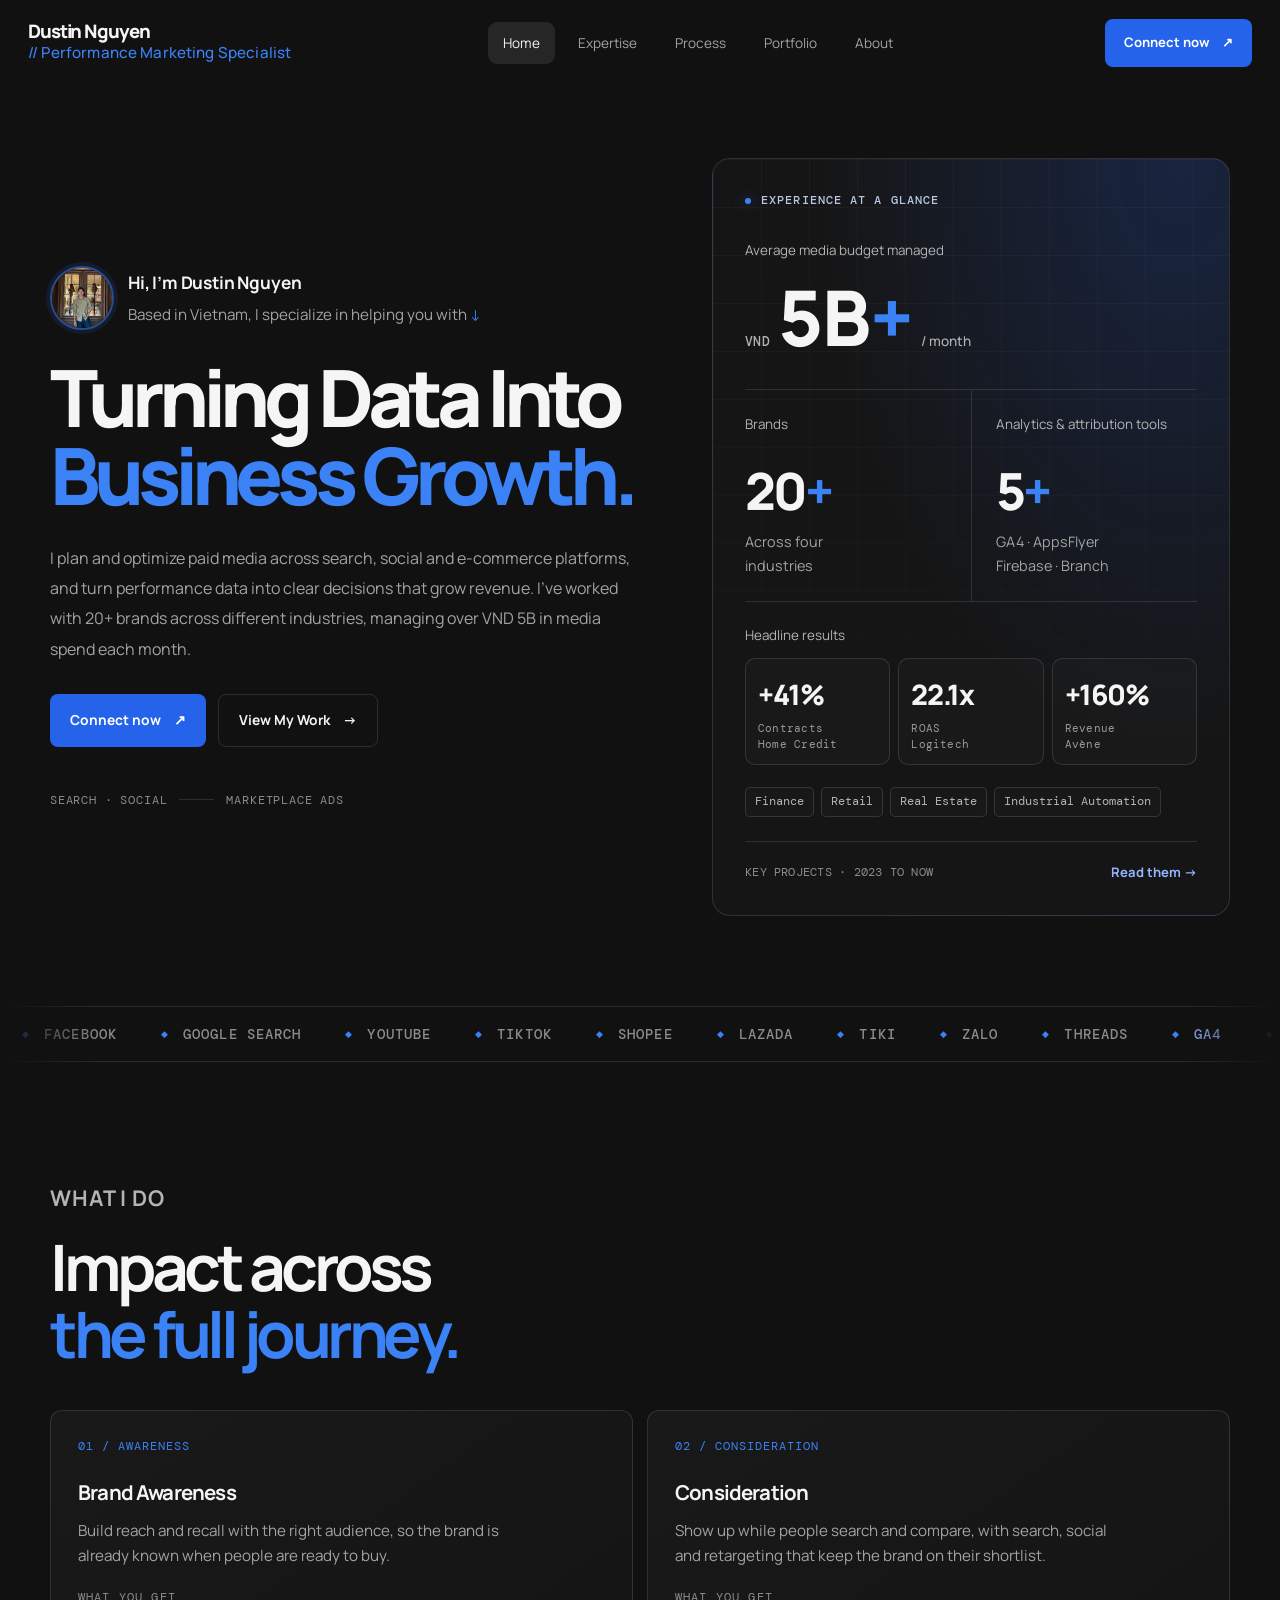
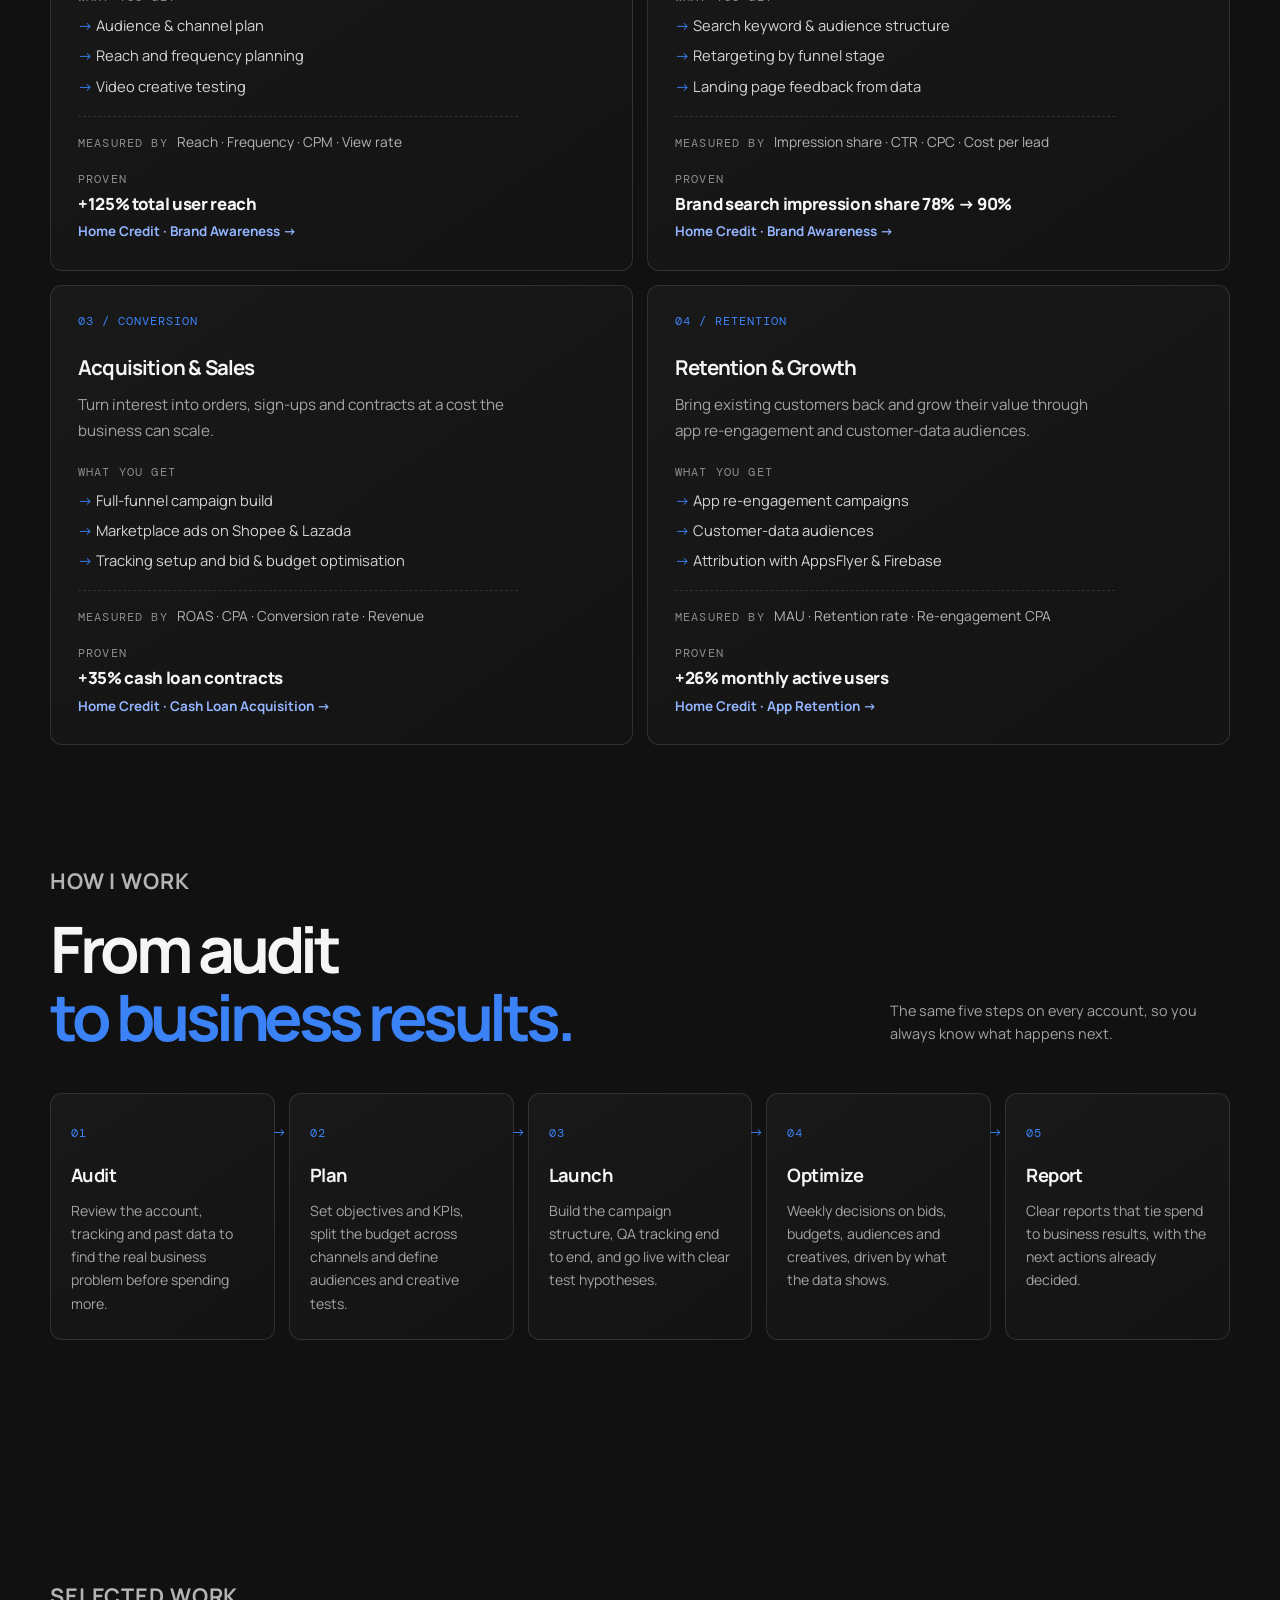
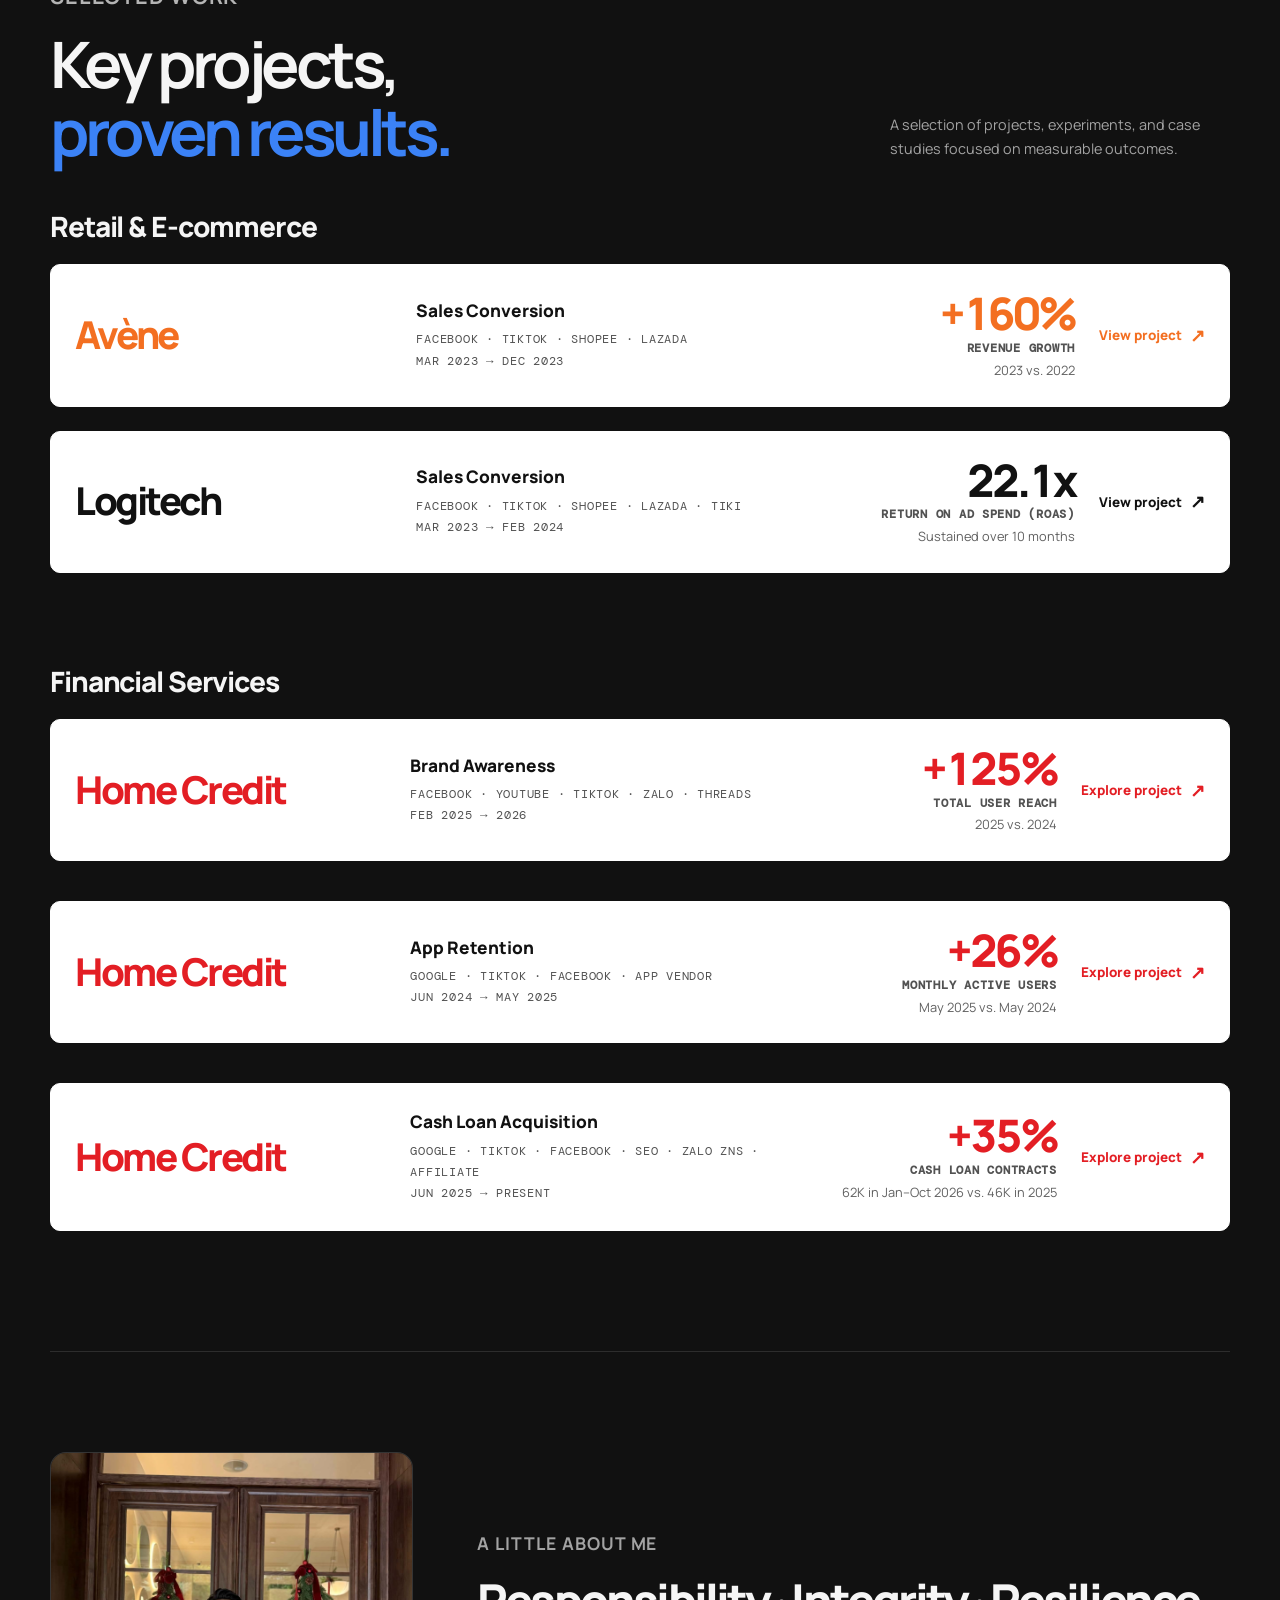
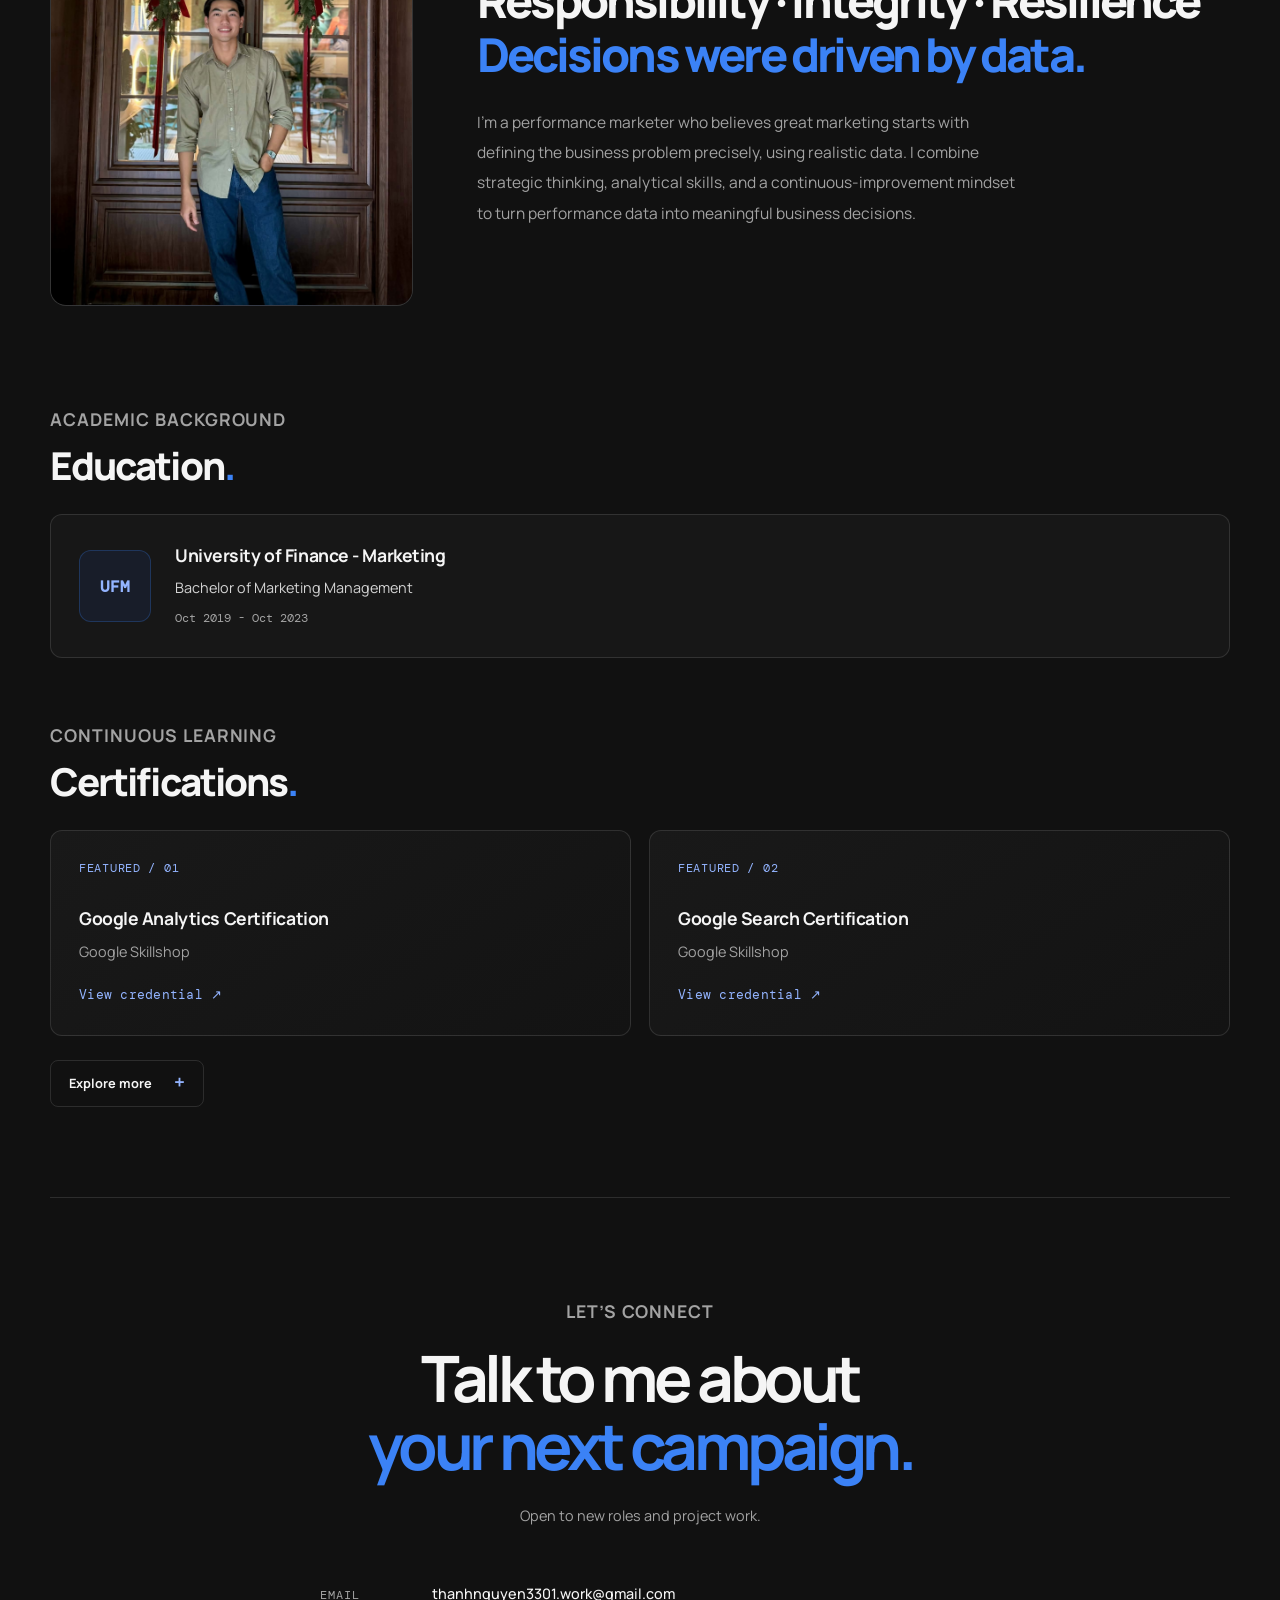
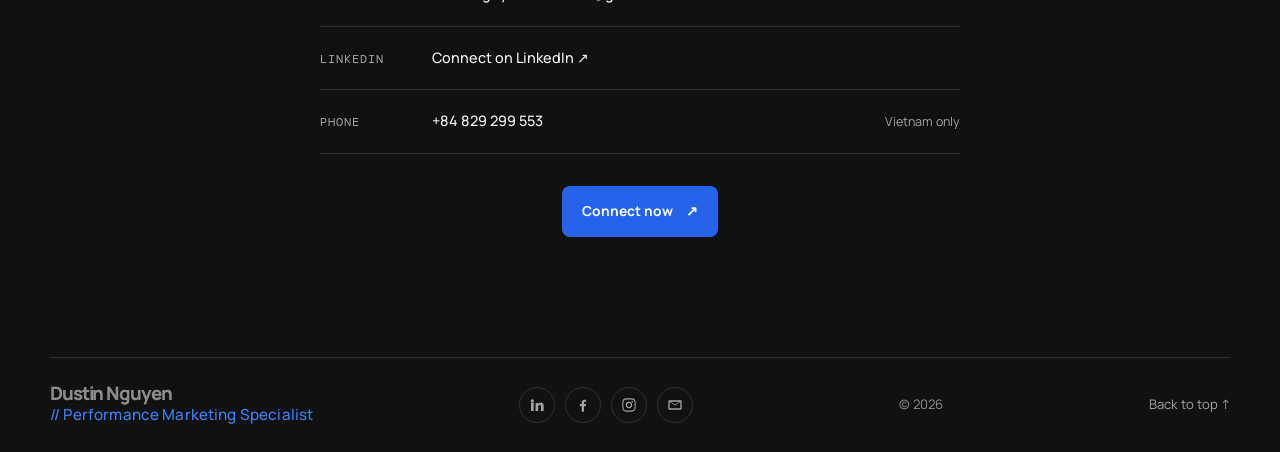
<file: index.html>
<!DOCTYPE html>
<html lang="en">
<head>
  <meta charset="UTF-8" />
  <meta name="viewport" content="width=device-width, initial-scale=1.0" />
  <meta name="description" content="Performance marketer in Vietnam managing 5B+ VND per month in media budget across 20+ brands." />
  <link rel="canonical" href="https://dustinngmarketing.com/" />
  <link rel="icon" href="favicon.svg" type="image/svg+xml" />
  <link rel="apple-touch-icon" href="apple-touch-icon.png" />
  <meta property="og:type" content="website" />
  <meta property="og:site_name" content="Dustin Nguyen | Performance Marketing Portfolio" />
  <meta property="og:title" content="Dustin Nguyen | Performance Marketing Portfolio" />
  <meta property="og:description" content="Performance marketer in Vietnam managing 5B+ VND per month in media budget across 20+ brands." />
  <meta property="og:url" content="https://dustinngmarketing.com/" />
  <meta property="og:image" content="https://dustinngmarketing.com/og-image.png" />
  <meta property="og:image:width" content="1200" />
  <meta property="og:image:height" content="630" />
  <meta property="og:image:alt" content="Dustin Nguyen, Performance Marketing Specialist" />
  <meta name="twitter:card" content="summary_large_image" />
  <title>Dustin Nguyen | Performance Marketing Portfolio</title>
  <link rel="preconnect" href="https://fonts.googleapis.com">
  <link rel="preconnect" href="https://fonts.gstatic.com" crossorigin>
  <link href="https://fonts.googleapis.com/css2?family=DM+Mono:wght@400;500&family=Manrope:wght@400;500;600;700;800&display=swap" rel="stylesheet">
  <script type="application/ld+json">
  {"@context":"https://schema.org","@type":"Person","name":"Dustin Nguyen","jobTitle":"Performance Marketing Specialist","url":"https://dustinngmarketing.com/","sameAs":["https://www.linkedin.com/in/nguyen-thanh-nguyen-dustin-nguyen-090122398/"]}
  </script>
  <link rel="stylesheet" href="style.css?v=22">
</head>
<body>
  <header class="site-header">
    <a class="brand" href="#home" aria-label="Dustin Nguyen home">
      <span class="brand-name">Dustin Nguyen</span>
      <span class="brand-role">// Performance Marketing Specialist</span>
    </a>

    <nav class="main-nav" aria-label="Main navigation">
      <a class="nav-link active" href="#home">Home</a>
      <a class="nav-link" href="#expertise">Expertise</a>
      <a class="nav-link" href="#process">Process</a>
      <a class="nav-link" href="#work">Portfolio</a>
      <a class="nav-link" href="#about">About</a>
    </nav>

    <a class="header-cta" href="#contact">Connect now <span aria-hidden="true">↗</span></a>
    <button class="menu-toggle" aria-label="Toggle navigation" aria-expanded="false">
      <span></span><span></span>
    </button>
  </header>

  <main>
    <section class="hero section-wrap" id="home">
      <div class="hero-content">
        <div class="hero-intro">
          <img class="hero-avatar" src="portrait.jpg?v=1" alt="" width="64" height="64">
          <div class="hero-intro__text"><span class="hero-hello">Hi, I’m Dustin Nguyen</span><span class="hero-role">Based in Vietnam, I specialize in helping you with</span></div>
        </div>
        <h1>Turning Data Into<br><span class="accent">Business Growth.</span></h1>
        <p class="hero-copy">
          I plan and optimize paid media across search, social and e-commerce platforms, and turn performance data into clear decisions that grow revenue. I’ve worked with 20+ brands across different industries, managing over VND 5B in media spend each month.
        </p>
        <div class="hero-actions">
          <button class="button button-primary contact-trigger" type="button" aria-haspopup="dialog" aria-controls="contact-dialog">Connect now <span aria-hidden="true">↗</span></button>
          <a class="button button-secondary" href="#work">View My Work <span aria-hidden="true">→</span></a>
          <!-- Hidden until cv.pdf is added to the repo root:
          <a class="button button-ghost" href="cv.pdf" download>Download CV <span aria-hidden="true">↓</span></a>
          -->
        </div>
        <div class="hero-meta">
          <span>SEARCH · SOCIAL</span>
          <span class="meta-line"></span>
          <span>MARKETPLACE ADS</span>
        </div>
      </div>

      <aside class="hero-visual experience-panel" aria-labelledby="experience-title">
        <div class="visual-grid" aria-hidden="true"></div>
        <div class="experience-heading"><span class="experience-status" aria-hidden="true"></span><h2 id="experience-title">Experience at a glance</h2></div>
        <dl class="experience-stats">
          <div class="experience-budget">
            <dt>Average media budget managed</dt>
            <dd><span class="experience-currency">VND</span> <span class="experience-budget-value"><span data-count="5">5</span>B<span class="experience-plus">+</span></span><span class="experience-period">/ month</span></dd>
          </div>
          <div class="experience-stat">
            <dt>Brands</dt>
            <dd><span data-count="20">20</span><span class="experience-plus">+</span></dd>
            <p>Across four<br>industries</p>
          </div>
          <div class="experience-stat">
            <dt>Analytics &amp; attribution tools</dt>
            <dd><span data-count="5">5</span><span class="experience-plus">+</span></dd>
            <p>GA4 · AppsFlyer<br>Firebase · Branch</p>
          </div>
        </dl>
        <div class="experience-results" aria-label="Headline results">
          <p class="experience-results__label">Headline results</p>
          <div class="experience-results__grid">
            <a class="result-chip" href="homecredit-customer-acquisition.html"><span class="result-chip__value">+<span data-count="41">41</span>%</span><span class="result-chip__label"><span class="result-chip__metric">Contracts</span><span class="result-chip__brand">Home Credit</span></span></a>
            <a class="result-chip" href="logitech.html"><span class="result-chip__value"><span data-count="22.1" data-decimals="1">22.1</span>x</span><span class="result-chip__label"><span class="result-chip__metric">ROAS</span><span class="result-chip__brand">Logitech</span></span></a>
            <a class="result-chip" href="avene.html"><span class="result-chip__value">+<span data-count="160">160</span>%</span><span class="result-chip__label"><span class="result-chip__metric">Revenue</span><span class="result-chip__brand">Avène</span></span></a>
          </div>
        </div>
        <div class="experience-industries" aria-label="Industry experience">
          <span>Finance</span>
          <span>Retail</span>
          <span>Real Estate</span>
          <span>Industrial Automation</span>
        </div>
        <div class="experience-footer"><span>KEY PROJECTS · 2023 TO NOW</span><a href="#work">Read them <span aria-hidden="true">→</span></a></div>
      </aside>
    
    </section>

    <div class="platform-strip" aria-label="Platforms and tools I work with">
      <div class="platform-track">
        <ul class="platform-list">
          <li>Facebook</li><li>Google Search</li><li>YouTube</li><li>TikTok</li><li>Shopee</li><li>Lazada</li><li>Tiki</li><li>Zalo</li><li>Threads</li><li class="is-tool">GA4</li><li class="is-tool">AppsFlyer</li><li class="is-tool">Firebase</li><li class="is-tool">Branch</li>
        </ul>
        <ul class="platform-list" aria-hidden="true">
          <li>Facebook</li><li>Google Search</li><li>YouTube</li><li>TikTok</li><li>Shopee</li><li>Lazada</li><li>Tiki</li><li>Zalo</li><li>Threads</li><li class="is-tool">GA4</li><li class="is-tool">AppsFlyer</li><li class="is-tool">Firebase</li><li class="is-tool">Branch</li>
        </ul>
      </div>
    </div>

    <section class="content-section section-wrap" id="expertise">
      <div class="section-heading">
        <p class="eyebrow">WHAT I DO</p>
        <h2>Impact across<br><span class="accent">the full journey.</span></h2>
      </div>
      <div class="expertise-grid">
        <article class="expertise-card service-card reveal"><span class="card-index">01 / AWARENESS</span><h3>Brand Awareness</h3><p>Build reach and recall with the right audience, so the brand is already known when people are ready to buy.</p>
          <p class="service-label">What you get</p><ul class="service-list"><li>Audience &amp; channel plan</li><li>Reach and frequency planning</li><li>Video creative testing</li></ul>
          <p class="service-kpi"><span>Measured by</span> Reach · Frequency · CPM · View rate</p>
          <a class="service-proof" href="homecredit-brand-awareness.html"><span class="service-proof__label">Proven</span><span class="service-proof__value">+125% total user reach</span><span class="service-proof__meta">Home Credit · Brand Awareness <span aria-hidden="true">→</span></span></a></article>
        <article class="expertise-card service-card reveal"><span class="card-index">02 / CONSIDERATION</span><h3>Consideration</h3><p>Show up while people search and compare, with search, social and retargeting that keep the brand on their shortlist.</p>
          <p class="service-label">What you get</p><ul class="service-list"><li>Search keyword &amp; audience structure</li><li>Retargeting by funnel stage</li><li>Landing page feedback from data</li></ul>
          <p class="service-kpi"><span>Measured by</span> Impression share · CTR · CPC · Cost per lead</p>
          <a class="service-proof" href="homecredit-brand-awareness.html"><span class="service-proof__label">Proven</span><span class="service-proof__value">Brand search impression share 78% → 90%</span><span class="service-proof__meta">Home Credit · Brand Awareness <span aria-hidden="true">→</span></span></a></article>
        <article class="expertise-card service-card reveal"><span class="card-index">03 / CONVERSION</span><h3>Acquisition &amp; Sales</h3><p>Turn interest into orders, sign-ups and contracts at a cost the business can scale.</p>
          <p class="service-label">What you get</p><ul class="service-list"><li>Full-funnel campaign build</li><li>Marketplace ads on Shopee &amp; Lazada</li><li>Tracking setup and bid &amp; budget optimisation</li></ul>
          <p class="service-kpi"><span>Measured by</span> ROAS · CPA · Conversion rate · Revenue</p>
          <a class="service-proof" href="homecredit-customer-acquisition.html"><span class="service-proof__label">Proven</span><span class="service-proof__value">+35% cash loan contracts</span><span class="service-proof__meta">Home Credit · Cash Loan Acquisition <span aria-hidden="true">→</span></span></a></article>
        <article class="expertise-card service-card reveal"><span class="card-index">04 / RETENTION</span><h3>Retention &amp; Growth</h3><p>Bring existing customers back and grow their value through app re-engagement and customer-data audiences.</p>
          <p class="service-label">What you get</p><ul class="service-list"><li>App re-engagement campaigns</li><li>Customer-data audiences</li><li>Attribution with AppsFlyer &amp; Firebase</li></ul>
          <p class="service-kpi"><span>Measured by</span> MAU · Retention rate · Re-engagement CPA</p>
          <a class="service-proof" href="homecredit-app-retention.html"><span class="service-proof__label">Proven</span><span class="service-proof__value">+26% monthly active users</span><span class="service-proof__meta">Home Credit · App Retention <span aria-hidden="true">→</span></span></a></article>
      </div>
    </section>

    <section class="content-section section-wrap process-section" id="process" aria-labelledby="process-title">
      <div class="section-heading section-heading-row">
        <div><p class="eyebrow">HOW I WORK</p><h2 id="process-title">From audit<br><span class="accent">to business results.</span></h2></div>
        <p class="section-intro">The same five steps on every account, so you always know what happens next.</p>
      </div>
      <ol class="process-grid">
          <li class="process-step reveal"><span class="process-index">01</span><h3>Audit</h3><p>Review the account, tracking and past data to find the real business problem before spending more.</p></li>
          <li class="process-step reveal"><span class="process-index">02</span><h3>Plan</h3><p>Set objectives and KPIs, split the budget across channels and define audiences and creative tests.</p></li>
          <li class="process-step reveal"><span class="process-index">03</span><h3>Launch</h3><p>Build the campaign structure, QA tracking end to end, and go live with clear test hypotheses.</p></li>
          <li class="process-step reveal"><span class="process-index">04</span><h3>Optimize</h3><p>Weekly decisions on bids, budgets, audiences and creatives, driven by what the data shows.</p></li>
          <li class="process-step reveal"><span class="process-index">05</span><h3>Report</h3><p>Clear reports that tie spend to business results, with the next actions already decided.</p></li>
      </ol>
    </section>

    <section class="content-section section-wrap" id="work">
      <div class="section-heading section-heading-row">
        <div><p class="eyebrow">SELECTED WORK</p><h2>Key projects,<br><span class="accent">proven results.</span></h2></div>
        <p class="section-intro">A selection of projects, experiments, and case studies focused on measurable outcomes.</p>
      </div>
        <div class="work-categories">
          <div class="work-category">
            <h3 class="work-category-title">Retail &amp; E-commerce</h3>
            <a class="reveal project-row project-avene" href="avene.html" aria-label="View Avène case study">
              <div class="project-brand"><span class="project-name">Avène</span></div>
              <div class="project-summary">
                <h4>Sales Conversion</h4>
                <p>FACEBOOK · TIKTOK · SHOPEE · LAZADA<br>MAR 2023 → DEC 2023</p>
              </div>
              <div class="project-metric">
                <span class="project-metric__value">+160%</span>
                <span class="project-metric__label">Revenue Growth</span>
                <span class="project-metric__period">2023 vs. 2022</span>
              </div>
              <span class="project-arrow">View project <span aria-hidden="true">↗</span></span>
            </a>

          <a class="reveal project-row project-logitech" href="logitech.html" aria-label="View Logitech case study">
            <div class="project-brand"><span class="project-name">Logitech</span></div>
            <div class="project-summary">
              <h4>Sales Conversion</h4>
              <p>FACEBOOK · TIKTOK · SHOPEE · LAZADA · TIKI<br>MAR 2023 → FEB 2024</p>
            </div>
            <div class="project-metric">
              <span class="project-metric__value">22.1x</span>
              <span class="project-metric__label">Return on Ad Spend (ROAS)</span>
              <span class="project-metric__period">Sustained over 10 months</span>
            </div>
            <span class="project-arrow">View project <span aria-hidden="true">↗</span></span>
          </a>
          </div>

        <div class="work-category">
          <h3 class="work-category-title work-category-title--finance">Financial Services</h3>
          <!-- Home Credit: Brand Awareness -->
<a class="reveal project-row project-homecredit"
   href="homecredit-brand-awareness.html"
   aria-label="View Home Credit Brand Awareness case study">

  <div class="project-brand">
    <span class="project-name">Home Credit</span>
  </div>

  <div class="project-summary">
    <h4>Brand Awareness</h4>
    <p>FACEBOOK · YOUTUBE · TIKTOK · ZALO · THREADS<br> FEB 2025 → 2026</p>
  </div>

  <div class="project-metric">
    <span class="project-metric__value">+125%</span>
    <span class="project-metric__label">Total User Reach</span>
    <span class="project-metric__period">2025 vs. 2024</span>
  </div>

  <span class="project-arrow">
    Explore project <span aria-hidden="true">↗</span>
  </span>
</a>

<!-- Home Credit: App Retention -->
<a class="reveal project-row project-homecredit"
   href="homecredit-app-retention.html"
   aria-label="View Home Credit App Retention case study">

  <div class="project-brand">
    <span class="project-name">Home Credit</span>
  </div>

  <div class="project-summary">
    <h4>App Retention</h4>
    <p>GOOGLE · TIKTOK · FACEBOOK · APP VENDOR<br> JUN 2024 → MAY 2025</p>
  </div>

  <div class="project-metric">
    <span class="project-metric__value">+26%</span>
    <span class="project-metric__label">Monthly Active Users</span>
    <span class="project-metric__period">May 2025 vs. May 2024</span>
  </div>

  <span class="project-arrow">
    Explore project <span aria-hidden="true">↗</span>
  </span>
</a>

<!-- Home Credit: Customer Acquisition -->
<a class="reveal project-row project-homecredit"
   href="homecredit-customer-acquisition.html"
   aria-label="View Home Credit Customer Acquisition case study">

  <div class="project-brand">
    <span class="project-name">Home Credit</span>
  </div>

  <div class="project-summary">
    <h4>Cash Loan Acquisition</h4>
    <p>GOOGLE · TIKTOK · FACEBOOK · SEO · ZALO ZNS · AFFILIATE<br> JUN 2025 → PRESENT</p>
  </div>

  <div class="project-metric">
    <span class="project-metric__value">+35%</span>
    <span class="project-metric__label">Cash Loan Contracts</span>
    <span class="project-metric__period">62K in Jan–Oct 2026 vs. 46K in 2025</span>
  </div>

  <span class="project-arrow">
    Explore project <span aria-hidden="true">↗</span>
  </span>
</a>
        </div>
      </div>
    </section>

    <section class="about-section section-wrap" id="about">
      <figure class="about-portrait">
        <img class="about-photo" src="portrait.jpg?v=1" alt="Portrait of Dustin Nguyen" width="800" height="1000" loading="lazy" />
        <div class="portrait-placeholder"><span class="portrait-monogram" aria-hidden="true">DN</span><span>Portrait coming soon</span></div>
      </figure>
      <div class="about-content">
        <p class="eyebrow">A LITTLE ABOUT ME</p>
        <h2>Responsibility · Integrity · Resilience<br><span class="accent">Decisions were driven by data.</span></h2>
        <p class="about-copy">I’m a performance marketer who believes great marketing starts with defining the business problem precisely, using realistic data. I combine strategic thinking, analytical skills, and a continuous-improvement mindset to turn performance data into meaningful business decisions.</p>
      </div>
    </section>

    <section class="credentials-section section-wrap" aria-label="Education and certifications">
      <div class="education-block" aria-labelledby="education-title">
        <p class="eyebrow">ACADEMIC BACKGROUND</p><h2 id="education-title">Education<span class="accent">.</span></h2>
        <article class="education-card">
          <span class="education-mark" aria-hidden="true">UFM</span>
          <div><h3>University of Finance - Marketing</h3><p>Bachelor of Marketing Management</p><span class="credential-meta">Oct 2019 - Oct 2023</span></div>
        </article>
      </div>
      <div class="certification-block" aria-labelledby="certification-title">
        <div class="credentials-heading"><div><p class="eyebrow">CONTINUOUS LEARNING</p><h2 id="certification-title">Certifications<span class="accent">.</span></h2></div></div>
        <div class="certification-grid">
          <article class="certification-card"><span class="credential-tag">FEATURED / 01</span><h3>Google Analytics Certification</h3><p>Google Skillshop</p><a class="credential-link" href="https://skillshop.credential.net/55fb4c5f-3892-48d2-ac00-73f4f07f32c2#acc.UNwMOPA9" target="_blank" rel="noopener noreferrer" aria-label="View Google Analytics Certification credential (opens in a new tab)">View credential <span aria-hidden="true">↗</span></a></article>
          <article class="certification-card"><span class="credential-tag">FEATURED / 02</span><h3>Google Search Certification</h3><p>Google Skillshop</p><a class="credential-link" href="https://skillshop.credential.net/456eccb6-3a97-4d60-8e0a-9578206f8fc6" target="_blank" rel="noopener noreferrer" aria-label="View Google Search Certification credential (opens in a new tab)">View credential <span aria-hidden="true">↗</span></a></article>
        </div>
        <details class="more-certifications">
          <summary><span class="more-label">Explore more</span><span class="less-label">Show less</span><span class="expand-icon" aria-hidden="true">+</span></summary>
          <div class="additional-certifications">
            <article class="certification-entry"><h3>Dive Deeper into GA4 Data and Reports</h3><p>Google Skillshop</p><a class="credential-link" href="https://skillshop.credential.net/c9c14157-198e-4220-8a6a-468b323f40af#acc.x8w0Oyb3" target="_blank" rel="noopener noreferrer" aria-label="View Dive Deeper into GA4 Data and Reports credential (opens in a new tab)">View credential <span aria-hidden="true">↗</span></a></article>
            <article class="certification-entry"><h3>Manage GA4 Data and Learn to Read Reports</h3><p>Google Skillshop</p><a class="credential-link" href="https://skillshop.credential.net/d78d8699-767d-46d6-a574-ea1266d2ecaf#acc.ZXNbazjd" target="_blank" rel="noopener noreferrer" aria-label="View Manage GA4 Data and Learn to Read Reports credential (opens in a new tab)">View credential <span aria-hidden="true">↗</span></a></article>
            <article class="certification-entry"><h3>Use GA4 with other Tools and Data Sources</h3><p>Google Skillshop</p><a class="credential-link" href="https://skillshop.credential.net/541feb1d-1f41-49d6-b814-5a9a55a5ca68" target="_blank" rel="noopener noreferrer" aria-label="View Use GA4 with other Tools and Data Sources credential (opens in a new tab)">View credential <span aria-hidden="true">↗</span></a></article>
          </div>
        </details>
      </div>
    </section>

    <section class="contact-section section-wrap" id="contact" aria-labelledby="contact-title">
      <p class="eyebrow">LET’S CONNECT</p>
      <h2 id="contact-title">Talk to me about<br><span class="accent">your next campaign.</span></h2>
      <p class="contact-intro">Open to new roles and project work.</p>
      <div class="contact-grid">
        <div class="contact-card"><span class="contact-label">EMAIL</span><a href="mailto:thanhnguyen3301.work@gmail.com">thanhnguyen3301.work@gmail.com</a></div>
        <div class="contact-card"><span class="contact-label">LINKEDIN</span><a href="https://www.linkedin.com/in/nguyen-thanh-nguyen-dustin-nguyen-090122398/" target="_blank" rel="noopener noreferrer">Connect on LinkedIn ↗</a></div>
        <div class="contact-card"><span class="contact-label">PHONE</span><a href="tel:+84829299553">+84 829 299 553</a><small>Vietnam only</small></div>
      </div>
      <button class="button button-primary contact-trigger" type="button" aria-haspopup="dialog" aria-controls="contact-dialog">Connect now <span aria-hidden="true">↗</span></button>
      <dialog id="contact-dialog" class="contact-dialog" aria-labelledby="dialog-title" aria-describedby="dialog-copy">
        <form method="dialog"><button class="dialog-close" aria-label="Close contact options">×</button></form>
        <p class="eyebrow">LET’S CONNECT</p><h3 id="dialog-title">How would you like to connect?</h3>
        <p id="dialog-copy">Choose email or phone to start a conversation.</p>
        <div class="contact-options">
          <div class="contact-option"><span class="contact-label">EMAIL</span><a href="mailto:thanhnguyen3301.work@gmail.com">thanhnguyen3301.work@gmail.com</a><small>Send a message</small></div>
          <div class="contact-option"><span class="contact-label">PHONE</span><a href="tel:+84829299553">+84 829 299 553</a><small>Vietnam only · Calls within Vietnam</small></div>
        </div>
        <!-- Hidden until cv.pdf is added to the repo root:
        <a class="button button-ghost dialog-cv" href="cv.pdf" download>Download CV (PDF) <span aria-hidden="true">↓</span></a>
        -->
      </dialog>
    </section>
  </main>

  <footer class="site-footer section-wrap"><a class="brand" href="#home"><span class="brand-name">Dustin Nguyen</span><span class="brand-role">// Performance Marketing Specialist</span></a><nav class="footer-social" aria-label="Social links"><a href="https://www.linkedin.com/in/nguyen-thanh-nguyen-dustin-nguyen-090122398/" target="_blank" rel="noopener noreferrer" aria-label="LinkedIn (opens in a new tab)"><svg viewBox="0 0 24 24" aria-hidden="true"><path d="M4.98 3.5a2.5 2.5 0 1 1 0 5 2.5 2.5 0 0 1 0-5zM3 9h4v12H3zM10 9h3.8v1.7h.05c.53-1 1.84-2.05 3.78-2.05C21.6 8.65 22 11.2 22 14.5V21h-4v-5.8c0-1.4-.03-3.2-1.95-3.2-1.95 0-2.25 1.52-2.25 3.1V21h-4z"/></svg></a><a href="https://www.facebook.com/thanh.nguyen.374456" target="_blank" rel="noopener noreferrer" aria-label="Facebook (opens in a new tab)"><svg viewBox="0 0 24 24" aria-hidden="true"><path d="M13.5 22v-8.2h2.8l.4-3.2h-3.2V8.6c0-.93.26-1.56 1.6-1.56h1.7V4.17A23 23 0 0 0 14.3 4c-2.46 0-4.14 1.5-4.14 4.25v2.36H7.4v3.2h2.76V22z"/></svg></a><a href="https://www.instagram.com/_dustinng__/" target="_blank" rel="noopener noreferrer" aria-label="Instagram (opens in a new tab)"><svg viewBox="0 0 24 24" aria-hidden="true"><path d="M12 7.3a4.7 4.7 0 1 0 0 9.4 4.7 4.7 0 0 0 0-9.4zm0 7.7a3 3 0 1 1 0-6 3 3 0 0 1 0 6zm6-7.9a1.1 1.1 0 1 1-2.2 0 1.1 1.1 0 0 1 2.2 0zM12 3.6c2.7 0 3.05.01 4.1.06 2.8.13 4.1 1.45 4.24 4.24.05 1.06.06 1.4.06 4.1s-.01 3.05-.06 4.1c-.13 2.8-1.44 4.1-4.24 4.24-1.06.05-1.4.06-4.1.06s-3.05-.01-4.1-.06c-2.8-.13-4.1-1.45-4.24-4.24C3.61 15.05 3.6 14.7 3.6 12s.01-3.05.06-4.1C3.79 5.1 5.1 3.79 7.9 3.66 8.95 3.61 9.3 3.6 12 3.6zM12 2c-2.72 0-3.06.01-4.12.06C4.24 2.23 2.23 4.24 2.06 7.88 2.01 8.94 2 9.28 2 12s.01 3.06.06 4.12c.17 3.64 2.18 5.65 5.82 5.82 1.06.05 1.4.06 4.12.06s3.06-.01 4.12-.06c3.63-.17 5.65-2.18 5.82-5.82.05-1.06.06-1.4.06-4.12s-.01-3.06-.06-4.12c-.17-3.63-2.18-5.65-5.82-5.82C15.06 2.01 14.72 2 12 2z"/></svg></a><a href="mailto:thanhnguyen3301.work@gmail.com" aria-label="Email"><svg viewBox="0 0 24 24" aria-hidden="true"><path d="M3 5h18a1 1 0 0 1 1 1v12a1 1 0 0 1-1 1H3a1 1 0 0 1-1-1V6a1 1 0 0 1 1-1zm1 2.3V17h16V7.3l-8 5.3zM5.4 7 12 11.4 18.6 7z"/></svg></a></nav><span>© <span id="year">2026</span></span><a href="#home" class="back-top">Back to top ↑</a></footer>

  <script>
    const portrait = document.querySelector('.about-photo');
    function showPortrait() {
      if (!portrait?.naturalWidth) return;
      portrait.hidden = false;
      document.querySelector('.portrait-placeholder').hidden = true;
    }
    portrait?.addEventListener('load', showPortrait);
    portrait?.addEventListener('error', () => { portrait.hidden = true; document.querySelector('.portrait-placeholder').hidden = false; });
    if (portrait?.complete) showPortrait();
    const toggle = document.querySelector('.menu-toggle');
    const nav = document.querySelector('.main-nav');
    toggle?.addEventListener('click', () => {
      const open = nav.classList.toggle('is-open');
      toggle.setAttribute('aria-expanded', String(open));
    });
    nav?.querySelectorAll('a').forEach(link => link.addEventListener('click', () => {
      nav.classList.remove('is-open');
      toggle?.setAttribute('aria-expanded', 'false');
    }));

    const contactDialog = document.querySelector('#contact-dialog');
    document.querySelectorAll('.contact-trigger').forEach(btn => btn.addEventListener('click', () => contactDialog.showModal()));
    contactDialog?.addEventListener('click', event => {
      const rect = contactDialog.getBoundingClientRect();
      if (event.clientX < rect.left || event.clientX > rect.right || event.clientY < rect.top || event.clientY > rect.bottom) contactDialog.close();
    });

    document.querySelector('#year').textContent = new Date().getFullYear();
    // NEW: count-up + reveal on scroll (skipped when the user prefers reduced motion)
    const reduceMotion = window.matchMedia('(prefers-reduced-motion: reduce)').matches;
    if (!reduceMotion && 'IntersectionObserver' in window) {
      const countUp = el => {
        const target = parseFloat(el.dataset.count), dec = +(el.dataset.decimals || 0), dur = 1600, t0 = performance.now();
        const animDec = target < 10 ? Math.max(dec, 1) : dec; // small numbers tick in decimals so 0→5 looks smooth
        const tick = now => {
          const p = Math.min(Math.max((now - t0) / dur, 0), 1), eased = 1 - Math.pow(1 - p, 3);
          el.textContent = p < 1 ? (target * eased).toFixed(animDec) : target.toFixed(dec);
          if (p < 1) requestAnimationFrame(tick);
        };
        requestAnimationFrame(tick);
      };
      const io = new IntersectionObserver(entries => entries.forEach(e => {
        if (!e.isIntersecting) return;
        if (e.target.dataset.count) countUp(e.target); else e.target.classList.add('is-visible');
        io.unobserve(e.target);
      }), { threshold: .2 });
      document.querySelectorAll('[data-count]').forEach(el => { el.textContent = (0).toFixed(+(el.dataset.decimals || 0)); io.observe(el); });
      document.documentElement.classList.add('js-reveal');
      document.querySelectorAll('.reveal').forEach(el => io.observe(el));
    }
  </script>
</body>
</html>
</file>
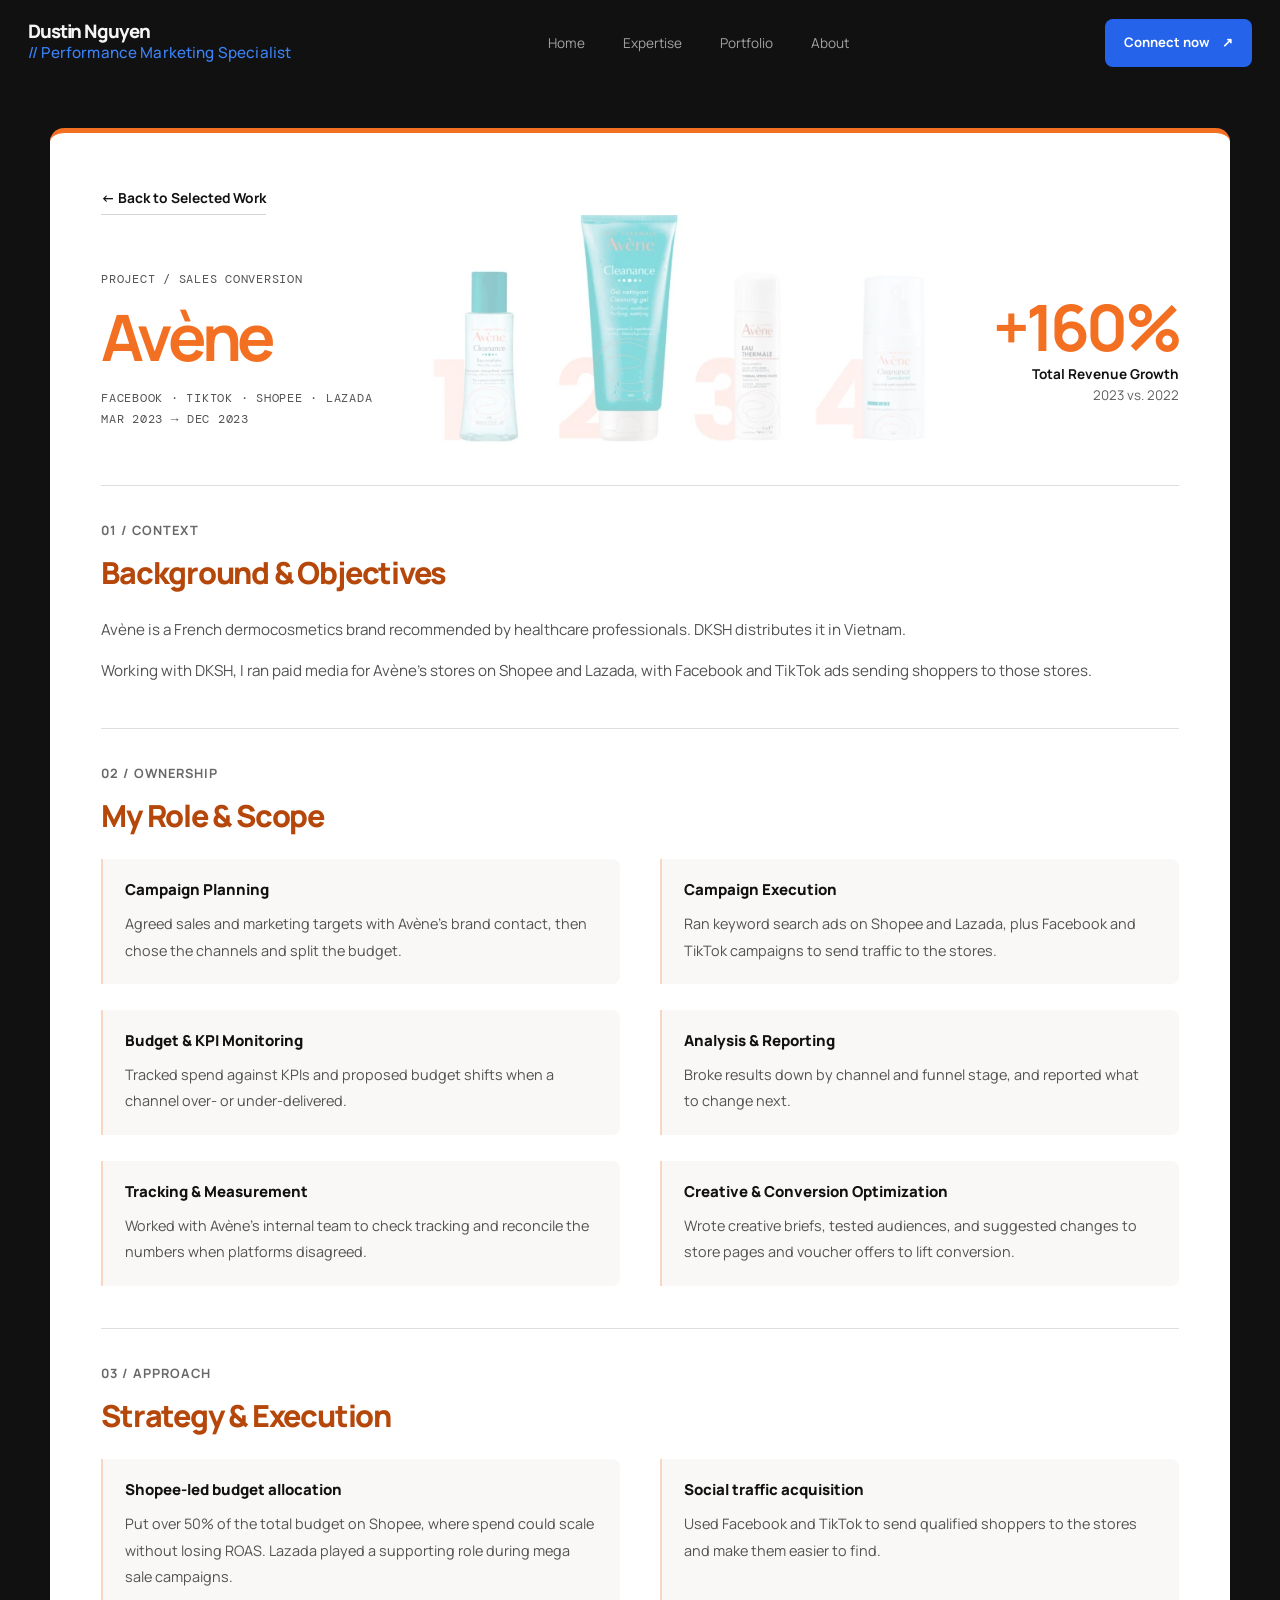
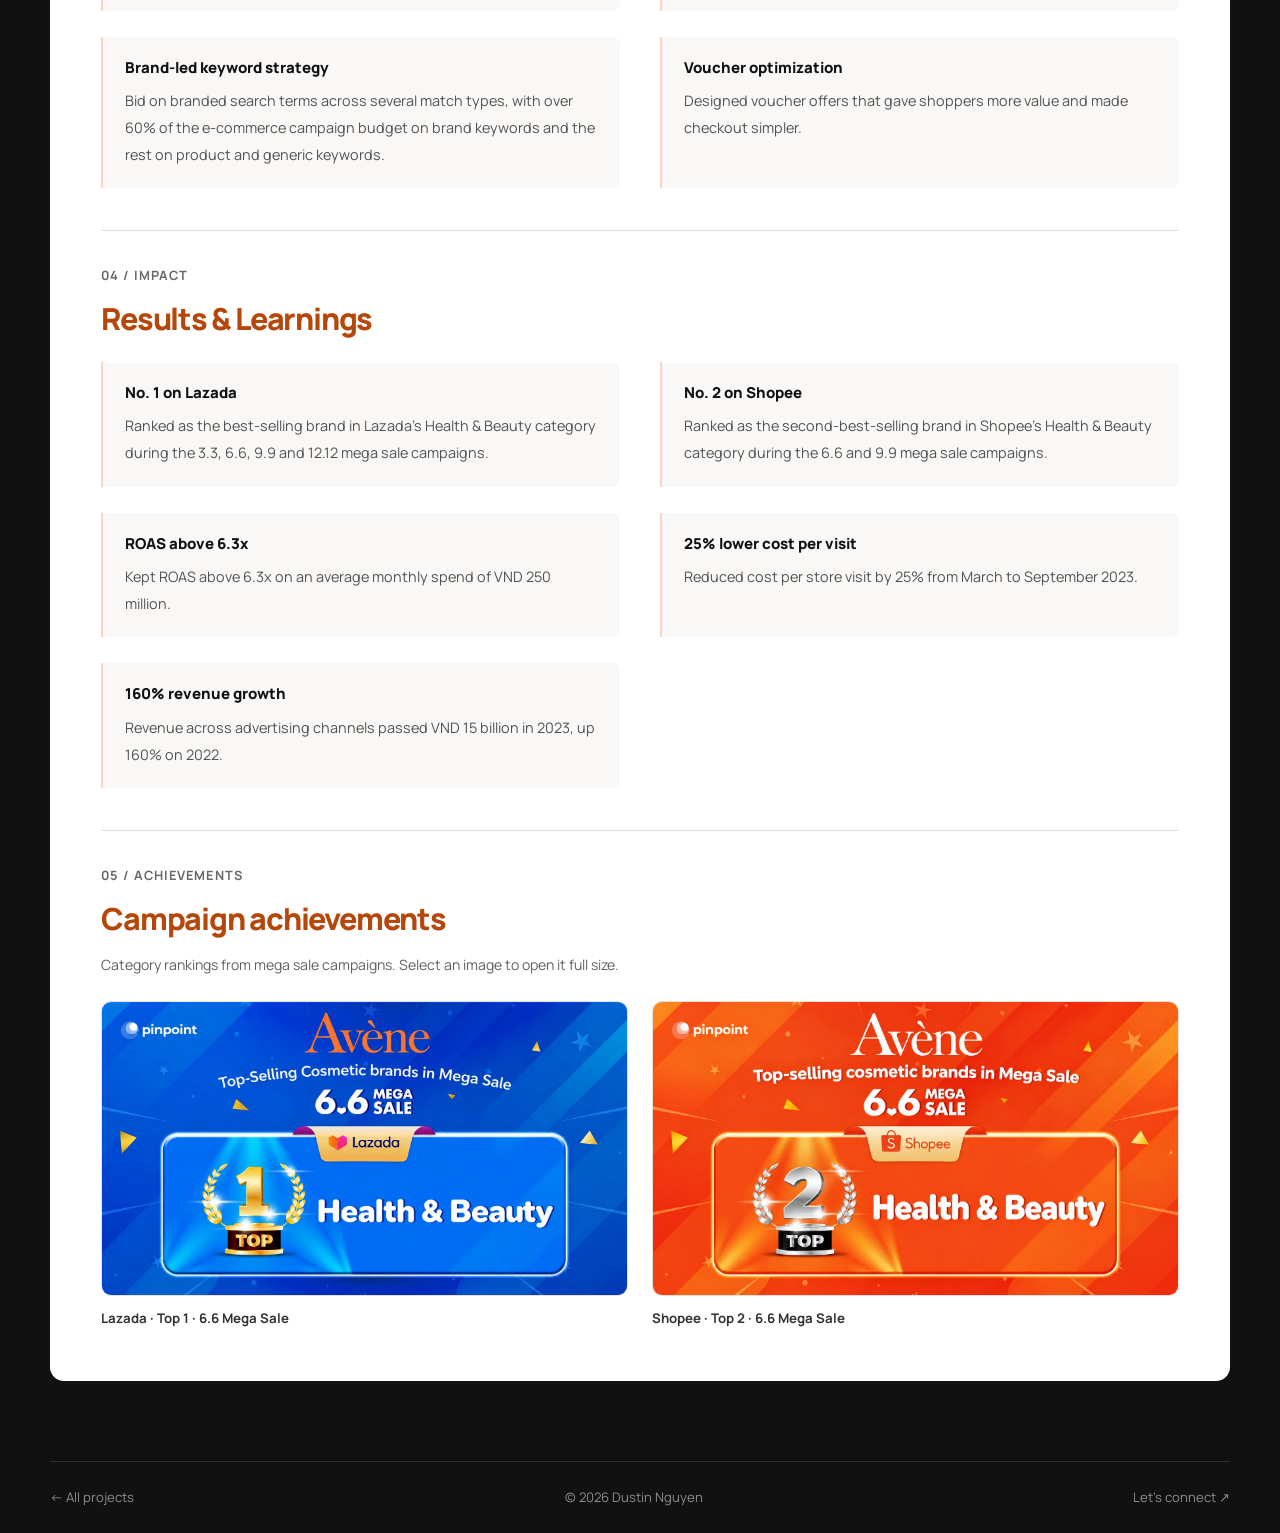
<file: avene.html>
<!DOCTYPE html>
<html lang="en">
<head>
  <meta charset="UTF-8" />
  <meta name="viewport" content="width=device-width, initial-scale=1.0" />
  <meta name="description" content="Avène sales conversion case study: +160% revenue growth in 2023 vs. 2022 across Facebook, TikTok, Shopee and Lazada." />
  <link rel="canonical" href="https://dustinngmarketing.com/avene.html" />
  <link rel="icon" href="favicon.svg" type="image/svg+xml" />
  <link rel="apple-touch-icon" href="apple-touch-icon.png" />
  <meta property="og:type" content="article" />
  <meta property="og:site_name" content="Dustin Nguyen | Performance Marketing Portfolio" />
  <meta property="og:title" content="Avène Case Study | Dustin Nguyen" />
  <meta property="og:description" content="Avène sales conversion case study: +160% revenue growth in 2023 vs. 2022 across Facebook, TikTok, Shopee and Lazada." />
  <meta property="og:url" content="https://dustinngmarketing.com/avene.html" />
  <meta property="og:image" content="https://dustinngmarketing.com/og-image.png" />
  <meta property="og:image:width" content="1200" />
  <meta property="og:image:height" content="630" />
  <meta property="og:image:alt" content="Dustin Nguyen, Performance Marketing Specialist" />
  <meta name="twitter:card" content="summary_large_image" />
  <title>Avène Case Study | Dustin Nguyen</title>
  <link rel="preconnect" href="https://fonts.googleapis.com">
  <link rel="preconnect" href="https://fonts.gstatic.com" crossorigin>
  <link href="https://fonts.googleapis.com/css2?family=DM+Mono:wght@400;500&family=Manrope:wght@400;500;600;700;800&display=swap" rel="stylesheet">
  <link rel="stylesheet" href="style.css?v=22" />
</head>
<body class="case-page">
  <header class="site-header">
    <a class="brand" href="index.html#home" aria-label="Dustin Nguyen home">
      <span class="brand-name">Dustin Nguyen</span>
      <span class="brand-role">// Performance Marketing Specialist</span>
    </a>

    <nav class="main-nav" aria-label="Main navigation">
      <a class="nav-link" href="index.html#home">Home</a>
      <a class="nav-link" href="index.html#expertise">Expertise</a>
      <a class="nav-link" href="index.html#work">Portfolio</a>
      <a class="nav-link" href="index.html#about">About</a>
    </nav>

    <a class="header-cta" href="index.html#contact">Connect now <span aria-hidden="true">↗</span></a>
    <button class="menu-toggle" aria-label="Toggle navigation" aria-expanded="false">
      <span></span><span></span>
    </button>
  </header>

<main class="section-wrap case-page-main">
<section class="case-study project-avene" id="case-avene" aria-labelledby="title-avene">
  <a class="case-back" href="index.html#work">← Back to Selected Work</a>
  <header class="case-header"><img class="avene-hero-background" src="[data-uri]" alt="" aria-hidden="true" /><div><p class="case-kicker">PROJECT / SALES CONVERSION</p><h1 id="title-avene">Avène</h1><p class="case-channels">FACEBOOK · TIKTOK · SHOPEE · LAZADA<br>MAR 2023 → DEC 2023</p></div>
  <div class="case-result"><strong>+160%</strong><span>Total Revenue Growth</span><small>2023 vs. 2022</small></div></header>
  <div class="case-grid">
    <article><span class="case-number">01 / CONTEXT</span><h2>Background &amp; Objectives</h2>
      <p class="avene-copy">Avène is a French dermocosmetics brand recommended by healthcare professionals. DKSH distributes it in Vietnam.</p>
      <p class="avene-copy">Working with DKSH, I ran paid media for Avène’s stores on Shopee and Lazada, with Facebook and TikTok ads sending shoppers to those stores.</p>
    </article>
    <article><span class="case-number">02 / OWNERSHIP</span><h2>My Role &amp; Scope</h2>
      <dl class="project-roles">
        <div><dt>Campaign Planning</dt><dd>Agreed sales and marketing targets with Avène’s brand contact, then chose the channels and split the budget.</dd></div>
        <div><dt>Campaign Execution</dt><dd>Ran keyword search ads on Shopee and Lazada, plus Facebook and TikTok campaigns to send traffic to the stores.</dd></div>
        <div><dt>Budget &amp; KPI Monitoring</dt><dd>Tracked spend against KPIs and proposed budget shifts when a channel over- or under-delivered.</dd></div>
        <div><dt>Analysis &amp; Reporting</dt><dd>Broke results down by channel and funnel stage, and reported what to change next.</dd></div>
        <div><dt>Tracking &amp; Measurement</dt><dd>Worked with Avène’s internal team to check tracking and reconcile the numbers when platforms disagreed.</dd></div>
        <div><dt>Creative &amp; Conversion Optimization</dt><dd>Wrote creative briefs, tested audiences, and suggested changes to store pages and voucher offers to lift conversion.</dd></div>
      </dl>
    </article>
    <article><span class="case-number">03 / APPROACH</span><h2>Strategy &amp; Execution</h2>
      <dl class="project-points">
        <div><dt>Shopee-led budget allocation</dt><dd>Put over 50% of the total budget on Shopee, where spend could scale without losing ROAS. Lazada played a supporting role during mega sale campaigns.</dd></div>
        <div><dt>Social traffic acquisition</dt><dd>Used Facebook and TikTok to send qualified shoppers to the stores and make them easier to find.</dd></div>
        <div><dt>Brand-led keyword strategy</dt><dd>Bid on branded search terms across several match types, with over 60% of the e-commerce campaign budget on brand keywords and the rest on product and generic keywords.</dd></div>
        <div><dt>Voucher optimization</dt><dd>Designed voucher offers that gave shoppers more value and made checkout simpler.</dd></div>
      </dl>
    </article>
    <article><span class="case-number">04 / IMPACT</span><h2>Results &amp; Learnings</h2>
      <dl class="project-points">
        <div><dt>No. 1 on Lazada</dt><dd>Ranked as the best-selling brand in Lazada’s Health &amp; Beauty category during the 3.3, 6.6, 9.9 and 12.12 mega sale campaigns.</dd></div>
        <div><dt>No. 2 on Shopee</dt><dd>Ranked as the second-best-selling brand in Shopee’s Health &amp; Beauty category during the 6.6 and 9.9 mega sale campaigns.</dd></div>
        <div><dt>ROAS above 6.3x</dt><dd>Kept ROAS above 6.3x on an average monthly spend of VND 250 million.</dd></div>
        <div><dt>25% lower cost per visit</dt><dd>Reduced cost per store visit by 25% from March to September 2023.</dd></div>
        <div><dt>160% revenue growth</dt><dd>Revenue across advertising channels passed VND 15 billion in 2023, up 160% on 2022.</dd></div>
      </dl>
    </article>
  </div>
  <section class="achievement-section" aria-labelledby="achievement-title">
    <span class="case-number">05 / ACHIEVEMENTS</span><h2 id="achievement-title">Campaign achievements</h2>
    <p class="achievement-intro">Category rankings from mega sale campaigns. Select an image to open it full size.</p>
    <div class="achievement-grid">
      <figure class="achievement-item">
        <div class="achievement-frame">
          <a href="avene-lazada-en.webp"
             target="_blank"
             rel="noopener noreferrer">
            <img src="avene-lazada-en.webp" width="1600" height="895"
                 alt="Avène, Lazada Top 1, Health &amp; Beauty, 6.6 Mega Sale"
                 loading="lazy">
          </a>
        </div>
      <figcaption>Lazada · Top 1 · 6.6 Mega Sale</figcaption>
      </figure>

      <figure class="achievement-item">
        <div class="achievement-frame">
          <a href="avene-shopee-en.webp"
             target="_blank"
             rel="noopener noreferrer">
            <img src="avene-shopee-en.webp" width="1600" height="895"
                 alt="Avène, Shopee Top 2, Health &amp; Beauty, 6.6 Mega Sale"
                 loading="lazy">
          </a>
        </div>
        <figcaption>Shopee · Top 2 · 6.6 Mega Sale</figcaption>
    </figure>
    </div>
  </section>
</section>
</main>
<footer class="site-footer section-wrap"><a href="index.html#work">← All projects</a><span>© <span id="year">2026</span> Dustin Nguyen</span><a href="index.html#contact">Let’s connect ↗</a></footer>
  <script>
    const toggle = document.querySelector('.menu-toggle');
    const nav = document.querySelector('.main-nav');
    toggle?.addEventListener('click', () => {
      const open = nav.classList.toggle('is-open');
      toggle.setAttribute('aria-expanded', String(open));
    });
    nav?.querySelectorAll('a').forEach(link => link.addEventListener('click', () => {
      nav.classList.remove('is-open');
      toggle?.setAttribute('aria-expanded', 'false');
    }));
    document.querySelector('#year').textContent = new Date().getFullYear();
  </script>
  <script>
    // Upwork view: opened from work.html, so keep visitors on pages without contact details.
    (() => {
      let upwork = new URLSearchParams(location.search).get('view') === 'upwork';
      try { if (upwork) sessionStorage.setItem('view', 'upwork'); else upwork = sessionStorage.getItem('view') === 'upwork'; } catch (e) {}
      if (!upwork) return;
      document.querySelectorAll('a[href^="index.html"]').forEach(a => {
        const hash = a.getAttribute('href').split('#')[1] || 'home';
        if (hash === 'contact') a.remove(); else a.setAttribute('href', 'work.html#' + hash);
      });
    })();
  </script>
</body>
</html>
</file>
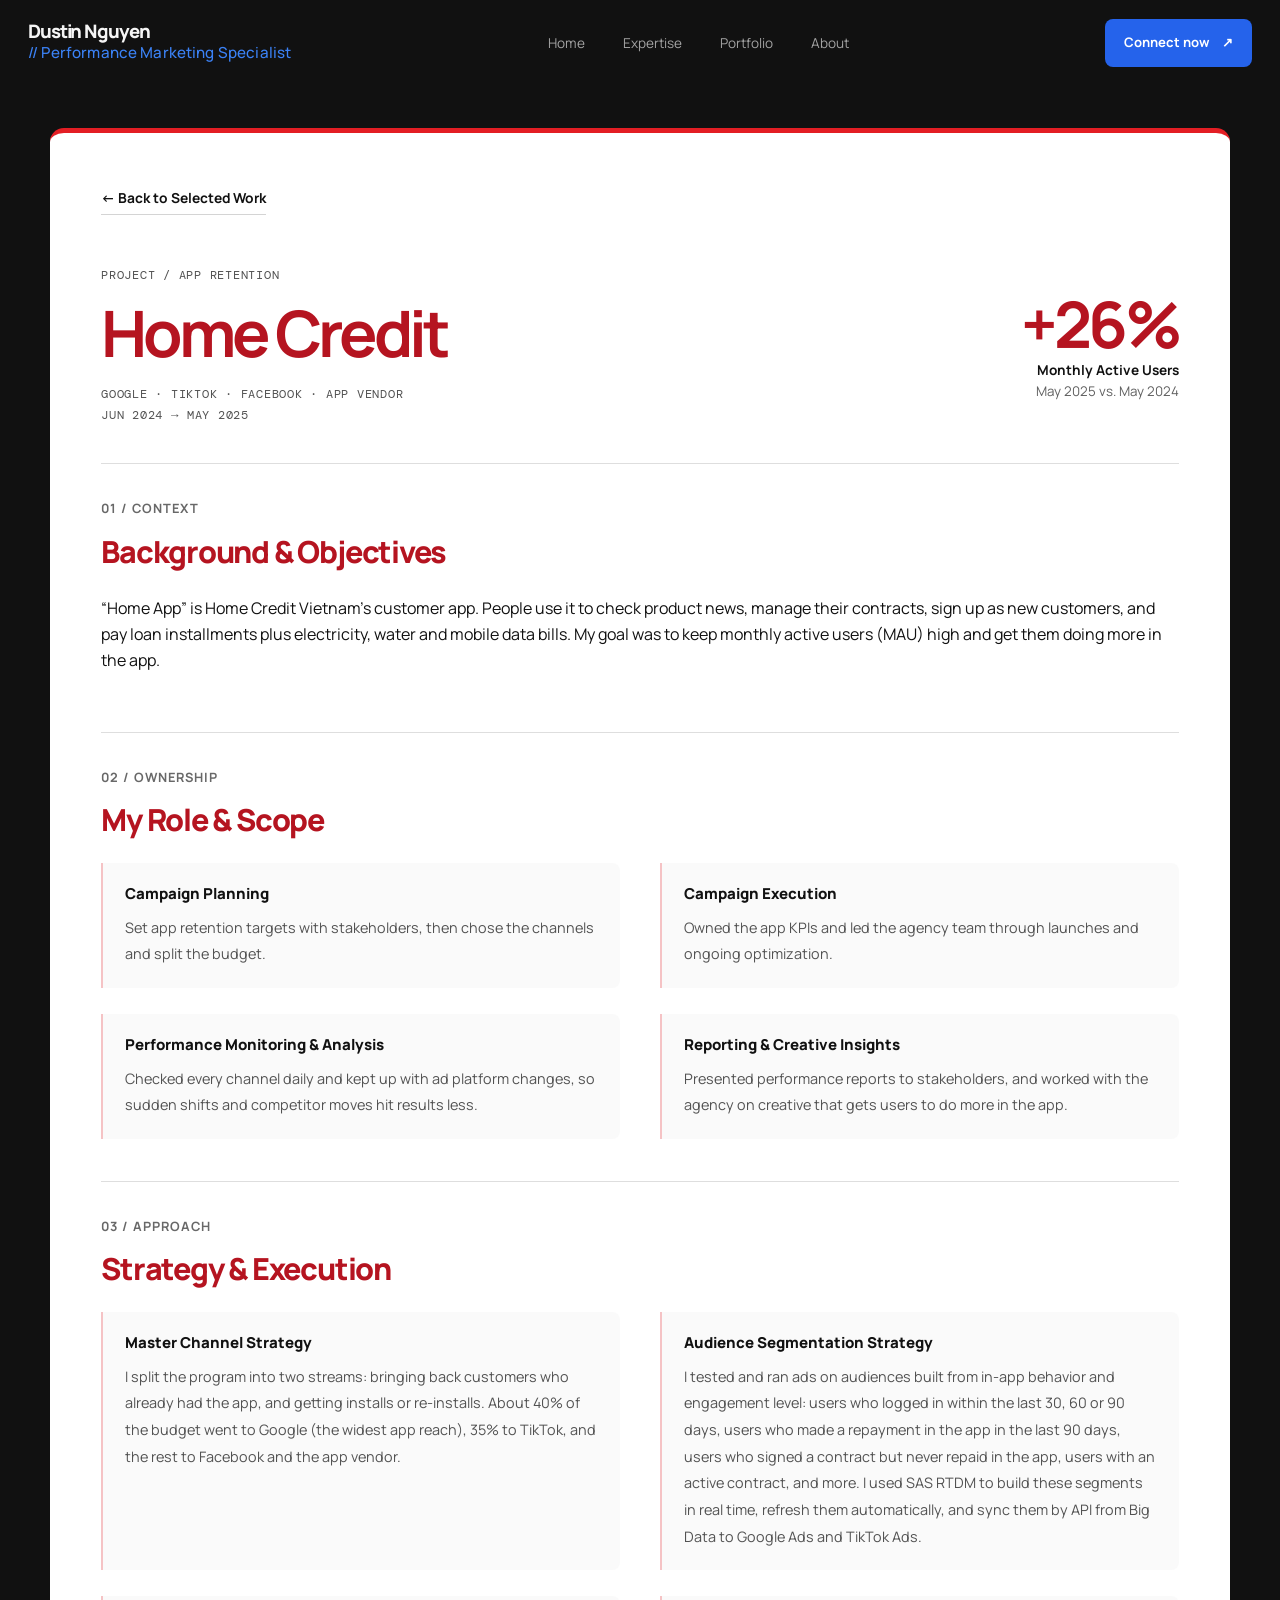
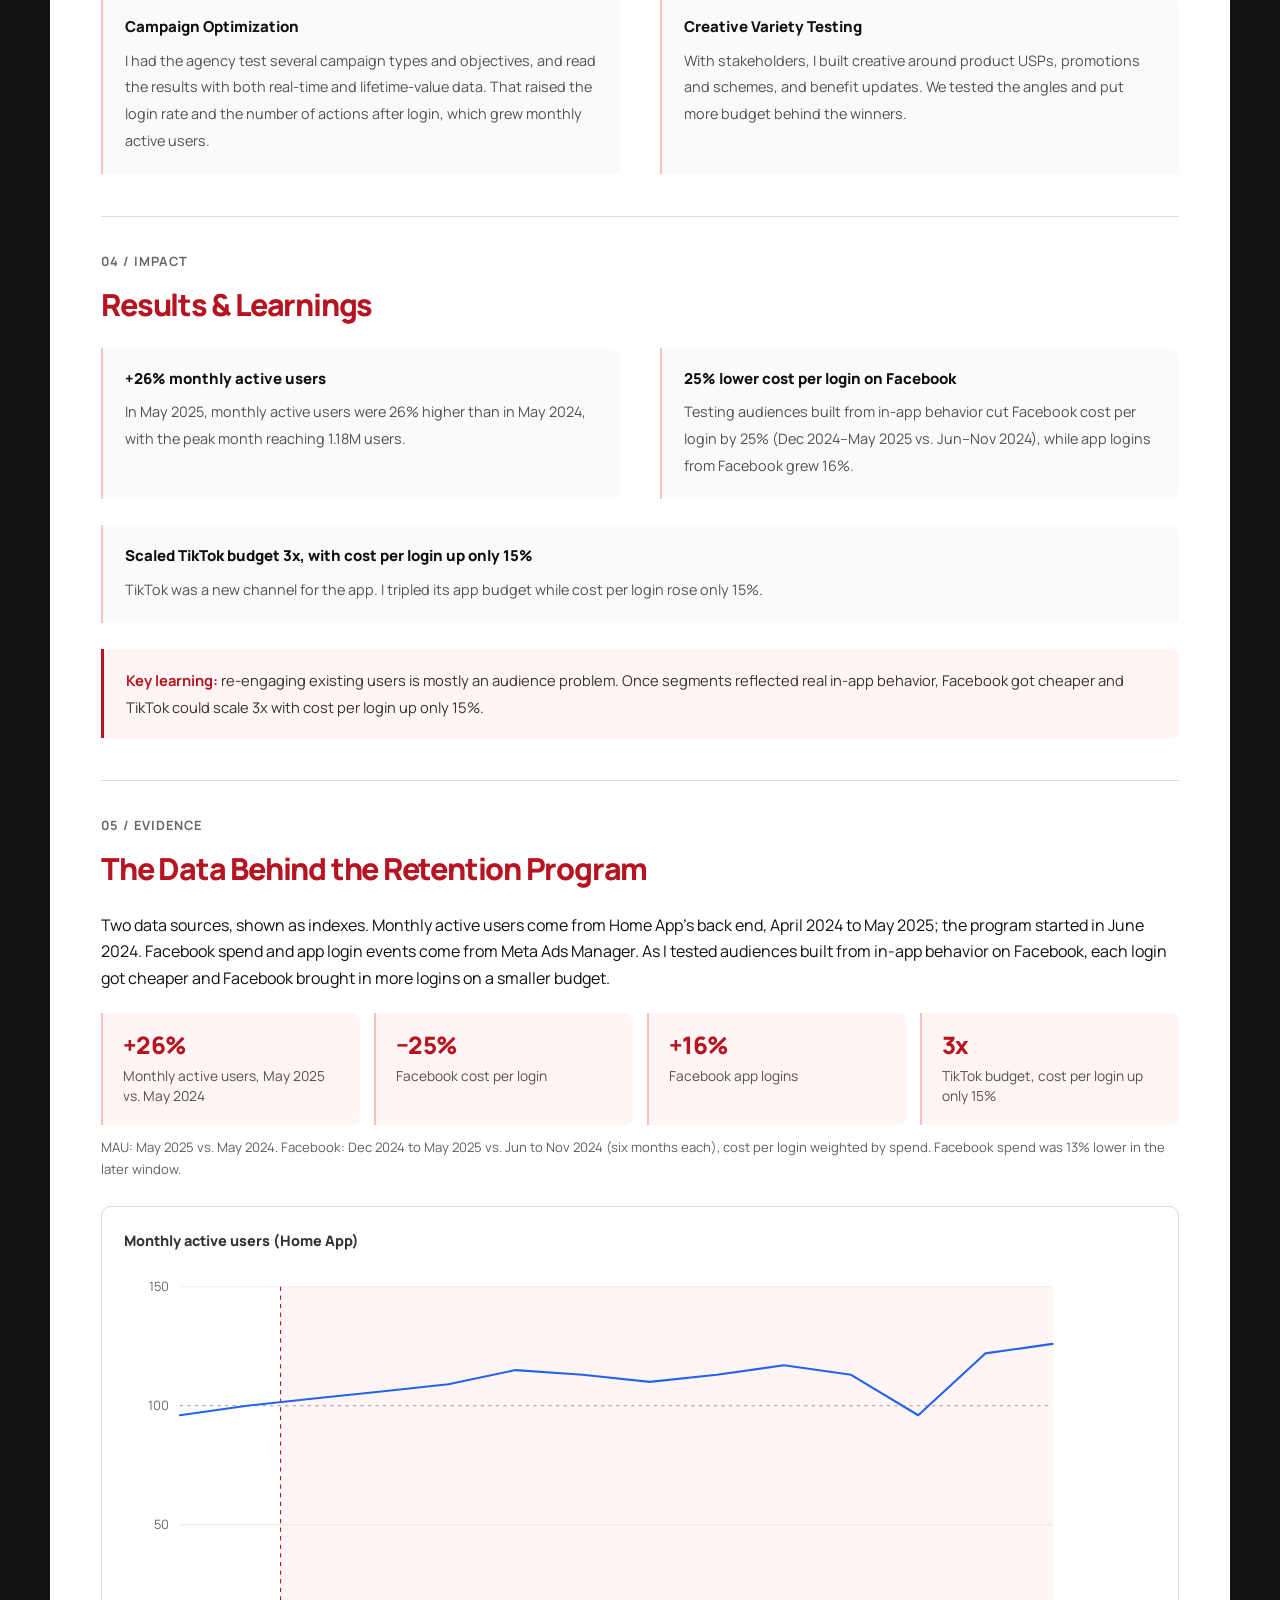
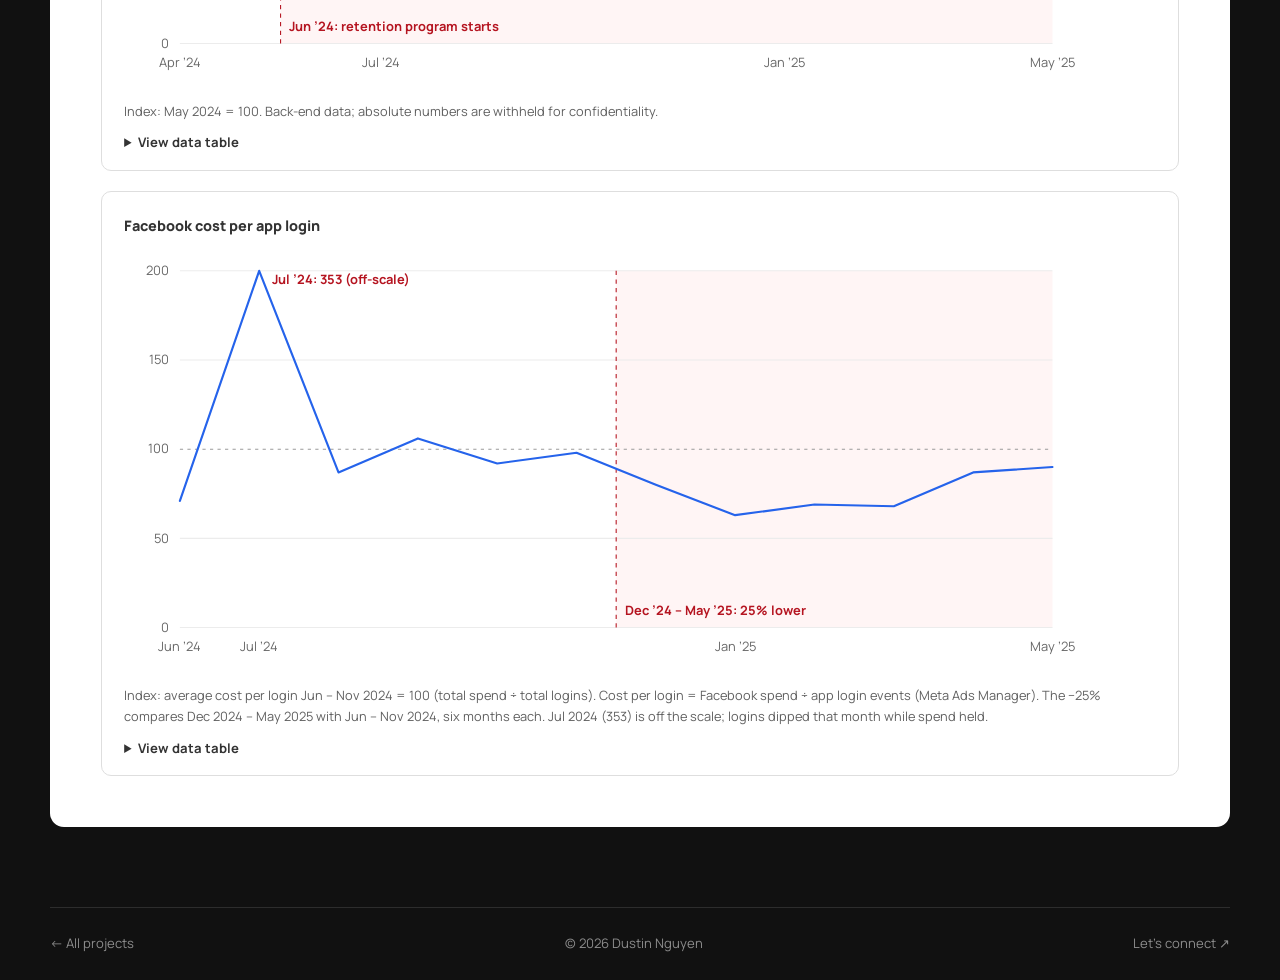
<file: homecredit-app-retention.html>
<!DOCTYPE html>
<html lang="en">
<head>
  <meta charset="UTF-8" />
  <meta name="viewport" content="width=device-width, initial-scale=1.0" />
  <meta name="description" content="Home Credit app retention case study: +26% monthly active users in May 2025 vs. May 2024, and 25% lower cost per login on Facebook." />
  <link rel="canonical" href="https://dustinngmarketing.com/homecredit-app-retention.html" />
  <link rel="icon" href="favicon.svg" type="image/svg+xml" />
  <link rel="apple-touch-icon" href="apple-touch-icon.png" />
  <meta property="og:type" content="article" />
  <meta property="og:site_name" content="Dustin Nguyen | Performance Marketing Portfolio" />
  <meta property="og:title" content="Home Credit: App Retention | Dustin Nguyen" />
  <meta property="og:description" content="Home Credit app retention case study: +26% monthly active users in May 2025 vs. May 2024, and 25% lower cost per login on Facebook." />
  <meta property="og:url" content="https://dustinngmarketing.com/homecredit-app-retention.html" />
  <meta property="og:image" content="https://dustinngmarketing.com/og-image.png" />
  <meta property="og:image:width" content="1200" />
  <meta property="og:image:height" content="630" />
  <meta property="og:image:alt" content="Dustin Nguyen, Performance Marketing Specialist" />
  <meta name="twitter:card" content="summary_large_image" />
  <title>Home Credit: App Retention | Dustin Nguyen</title>
  <link rel="preconnect" href="https://fonts.googleapis.com">
  <link rel="preconnect" href="https://fonts.gstatic.com" crossorigin>
  <link href="https://fonts.googleapis.com/css2?family=DM+Mono:wght@400;500&family=Manrope:wght@400;500;600;700;800&display=swap" rel="stylesheet">
  <link rel="stylesheet" href="style.css?v=22" />
</head>
<body class="case-page">
  <header class="site-header">
    <a class="brand" href="index.html#home" aria-label="Dustin Nguyen home">
      <span class="brand-name">Dustin Nguyen</span>
      <span class="brand-role">// Performance Marketing Specialist</span>
    </a>

    <nav class="main-nav" aria-label="Main navigation">
      <a class="nav-link" href="index.html#home">Home</a>
      <a class="nav-link" href="index.html#expertise">Expertise</a>
      <a class="nav-link" href="index.html#work">Portfolio</a>
      <a class="nav-link" href="index.html#about">About</a>
    </nav>

    <a class="header-cta" href="index.html#contact">Connect now <span aria-hidden="true">↗</span></a>
    <button class="menu-toggle" aria-label="Toggle navigation" aria-expanded="false">
      <span></span><span></span>
    </button>
  </header>

<main class="section-wrap case-page-main">
<section class="case-study project-homecredit" id="case-homecredit" aria-labelledby="title-homecredit">
  <a class="case-back" href="index.html#work">← Back to Selected Work</a>
  <header class="case-header"><div><p class="case-kicker">PROJECT / APP RETENTION</p><h1 id="title-homecredit">Home Credit</h1><p class="case-channels">GOOGLE · TIKTOK · FACEBOOK · APP VENDOR<br>JUN 2024 → MAY 2025</p></div>
  <div class="case-result"><strong>+26%</strong><span>Monthly Active Users</span><small>May 2025 vs. May 2024</small></div></header>
<div class="case-grid">
<article><span class="case-number">01 / CONTEXT</span><h2>Background &amp; Objectives</h2>
      <p class="avene-copy">&ldquo;Home App&rdquo; is Home Credit Vietnam&rsquo;s customer app. People use it to check product news, manage their contracts, sign up as new customers, and pay loan installments plus electricity, water and mobile data bills. My goal was to keep monthly active users (MAU) high and get them doing more in the app.</p>
    </article>
<article><span class="case-number">02 / OWNERSHIP</span><h2>My Role &amp; Scope</h2><dl class="project-roles">
        <div><dt>Campaign Planning</dt><dd>Set app retention targets with stakeholders, then chose the channels and split the budget.</dd></div>
        <div><dt>Campaign Execution</dt><dd>Owned the app KPIs and led the agency team through launches and ongoing optimization.</dd></div>
        <div><dt>Performance Monitoring &amp; Analysis</dt><dd>Checked every channel daily and kept up with ad platform changes, so sudden shifts and competitor moves hit results less.</dd></div>
        <div><dt>Reporting &amp; Creative Insights</dt><dd>Presented performance reports to stakeholders, and worked with the agency on creative that gets users to do more in the app.</dd></div>
</dl></article>
<article><span class="case-number">03 / APPROACH</span><h2>Strategy &amp; Execution</h2><dl class="project-points">
        <div><dt>Master Channel Strategy</dt><dd>I split the program into two streams: bringing back customers who already had the app, and getting installs or re-installs. About 40% of the budget went to Google (the widest app reach), 35% to TikTok, and the rest to Facebook and the app vendor.</dd></div>
        <div><dt>Audience Segmentation Strategy</dt><dd>I tested and ran ads on audiences built from in-app behavior and engagement level: users who logged in within the last 30, 60 or 90 days, users who made a repayment in the app in the last 90 days, users who signed a contract but never repaid in the app, users with an active contract, and more. I used SAS RTDM to build these segments in real time, refresh them automatically, and sync them by API from Big Data to Google Ads and TikTok Ads.</dd></div>
        <div><dt>Campaign Optimization</dt><dd>I had the agency test several campaign types and objectives, and read the results with both real-time and lifetime-value data. That raised the login rate and the number of actions after login, which grew monthly active users.</dd></div>
        <div><dt>Creative Variety Testing</dt><dd>With stakeholders, I built creative around product USPs, promotions and schemes, and benefit updates. We tested the angles and put more budget behind the winners.</dd></div>
</dl></article>
<article><span class="case-number">04 / IMPACT</span><h2>Results &amp; Learnings</h2><dl class="project-points">
        <div><dt>+26% monthly active users</dt><dd>In May 2025, monthly active users were 26% higher than in May 2024, with the peak month reaching 1.18M users.</dd></div>
        <div><dt>25% lower cost per login on Facebook</dt><dd>Testing audiences built from in-app behavior cut Facebook cost per login by 25% (Dec 2024&ndash;May 2025 vs. Jun&ndash;Nov 2024), while app logins from Facebook grew 16%.</dd></div>
        <div><dt>Scaled TikTok budget 3x, with cost per login up only 15%</dt><dd>TikTok was a new channel for the app. I tripled its app budget while cost per login rose only 15%.</dd></div>
</dl>
<p class="key-learning"><strong>Key learning:</strong> re-engaging existing users is mostly an audience problem. Once segments reflected real in-app behavior, Facebook got cheaper and TikTok could scale 3x with cost per login up only 15%.</p></article>
<article class="data-case"><span class="case-number">05 / EVIDENCE</span><h2>The Data Behind the Retention Program</h2>
      <p class="avene-copy">Two data sources, shown as indexes. Monthly active users come from Home App&rsquo;s back end, April 2024 to May 2025; the program started in June 2024. Facebook spend and app login events come from Meta Ads Manager. As I tested audiences built from in-app behavior on Facebook, each login got cheaper and Facebook brought in more logins on a smaller budget.</p>
      <div class="dc-stats dc-stats--4">
        <div><strong>+26%</strong><span>Monthly active users, May 2025 vs. May 2024</span></div>
        <div><strong>−25%</strong><span>Facebook cost per login</span></div>
        <div><strong>+16%</strong><span>Facebook app logins</span></div>
        <div><strong>3x</strong><span>TikTok budget, cost per login up only 15%</span></div>
      </div>
      <p class="dc-caption">MAU: May 2025 vs. May 2024. Facebook: Dec 2024 to May 2025 vs. Jun to Nov 2024 (six months each), cost per login weighted by spend. Facebook spend was 13% lower in the later window.</p>
      <figure class="dc-figure "><p class="dc-fig-title">Monthly active users (Home App)</p>
        <div class="dc-plot"><svg class="dc-svg" viewBox="0 0 960 400" role="img" aria-labelledby="dc1-t dc1-d"><title id="dc1-t">Monthly active users of Home App, indexed</title><desc id="dc1-d">Index where May 2024 equals 100. Monthly active users rise through the retention program to 126 in May 2025.</desc><rect x="145.7" y="24" width="718.3" height="332" class="dc-after"/><line x1="52" x2="864" y1="356.0" y2="356.0" class="dc-grid"/><text x="42" y="360.0" class="dc-tick" text-anchor="end">0</text><line x1="52" x2="864" y1="245.3" y2="245.3" class="dc-grid"/><text x="42" y="249.3" class="dc-tick" text-anchor="end">50</text><line x1="52" x2="864" y1="134.7" y2="134.7" class="dc-base"/><text x="42" y="138.7" class="dc-tick" text-anchor="end">100</text><line x1="52" x2="864" y1="24.0" y2="24.0" class="dc-grid"/><text x="42" y="28.0" class="dc-tick" text-anchor="end">150</text><text x="52.0" y="378" class="dc-tick" text-anchor="middle">Apr ’24</text><text x="239.4" y="378" class="dc-tick" text-anchor="middle">Jul ’24</text><text x="614.2" y="378" class="dc-tick" text-anchor="middle">Jan ’25</text><text x="864.0" y="378" class="dc-tick" text-anchor="middle">May ’25</text><line x1="145.7" x2="145.7" y1="24" y2="356" class="dc-marker"/><text x="153.7" y="344" class="dc-note">Jun ’24: retention program starts</text><path d="M52.0,143.5 L114.5,134.7 L176.9,128.0 L239.4,121.4 L301.8,114.7 L364.3,101.5 L426.8,105.9 L489.2,112.5 L551.7,105.9 L614.2,97.0 L676.6,105.9 L739.1,143.5 L801.5,86.0 L864.0,77.1" class="dc-line dc-a"/><line class="dc-cross" x1="0" x2="0" y1="24" y2="356" hidden/><circle class="dc-dot dc-a" r="4.5" hidden/><rect class="dc-hit" x="52" y="24" width="812" height="332"/></svg><div class="dc-tip" hidden></div></div>
        <figcaption>Index: May 2024 = 100. Back-end data; absolute numbers are withheld for confidentiality.</figcaption>
        <details class="dc-table"><summary>View data table</summary><table><thead><tr><th>Month</th><th>MAU (index)</th></tr></thead><tbody><tr><td>Apr ’24</td><td>96</td></tr><tr><td>May ’24</td><td>100</td></tr><tr><td>Jun ’24</td><td>103</td></tr><tr><td>Jul ’24</td><td>106</td></tr><tr><td>Aug ’24</td><td>109</td></tr><tr><td>Sep ’24</td><td>115</td></tr><tr><td>Oct ’24</td><td>113</td></tr><tr><td>Nov ’24</td><td>110</td></tr><tr><td>Dec ’24</td><td>113</td></tr><tr><td>Jan ’25</td><td>117</td></tr><tr><td>Feb ’25</td><td>113</td></tr><tr><td>Mar ’25</td><td>96</td></tr><tr><td>Apr ’25</td><td>122</td></tr><tr><td>May ’25</td><td>126</td></tr></tbody></table></details>
        <script type="application/json" class="dc-data">{"m": ["Apr \u201924", "May \u201924", "Jun \u201924", "Jul \u201924", "Aug \u201924", "Sep \u201924", "Oct \u201924", "Nov \u201924", "Dec \u201924", "Jan \u201925", "Feb \u201925", "Mar \u201925", "Apr \u201925", "May \u201925"], "L": 52, "R": 96, "W": 960, "T": 24, "H": 400, "B": 44, "ymax": 150, "s": [{"name": "Monthly active users", "v": [96, 100, 103, 106, 109, 115, 113, 110, 113, 117, 113, 96, 122, 126]}]}</script>
      </figure>
      <figure class="dc-figure dc-figure--cpl"><p class="dc-fig-title">Facebook cost per app login</p>
        <div class="dc-plot"><svg class="dc-svg" viewBox="0 0 960 400" role="img" aria-labelledby="dc2-t dc2-d"><title id="dc2-t">Facebook cost per app login by month, indexed</title><desc id="dc2-d">Index where the average cost per login from June to November 2024 equals 100. July 2024 is an outlier at 353. From December 2024 to May 2025 cost per login averages 25% lower.</desc><rect x="458.0" y="24" width="406.0" height="332" class="dc-after"/><line x1="52" x2="864" y1="356.0" y2="356.0" class="dc-grid"/><text x="42" y="360.0" class="dc-tick" text-anchor="end">0</text><line x1="52" x2="864" y1="273.0" y2="273.0" class="dc-grid"/><text x="42" y="277.0" class="dc-tick" text-anchor="end">50</text><line x1="52" x2="864" y1="190.0" y2="190.0" class="dc-base"/><text x="42" y="194.0" class="dc-tick" text-anchor="end">100</text><line x1="52" x2="864" y1="107.0" y2="107.0" class="dc-grid"/><text x="42" y="111.0" class="dc-tick" text-anchor="end">150</text><line x1="52" x2="864" y1="24.0" y2="24.0" class="dc-grid"/><text x="42" y="28.0" class="dc-tick" text-anchor="end">200</text><text x="52.0" y="378" class="dc-tick" text-anchor="middle">Jun ’24</text><text x="125.8" y="378" class="dc-tick" text-anchor="middle">Jul ’24</text><text x="568.7" y="378" class="dc-tick" text-anchor="middle">Jan ’25</text><text x="864.0" y="378" class="dc-tick" text-anchor="middle">May ’25</text><line x1="458.0" x2="458.0" y1="24" y2="356" class="dc-marker"/><text x="466.0" y="344" class="dc-note">Dec ’24 – May ’25: 25% lower</text><path d="M52.0,238.1 L125.8,24.0 L199.6,211.6 L273.5,180.0 L347.3,203.3 L421.1,193.3 L494.9,223.2 L568.7,251.4 L642.5,241.5 L716.4,243.1 L790.2,211.6 L864.0,206.6" class="dc-line dc-a"/><text x="137.8" y="36" class="dc-note">Jul ’24: 353 (off-scale)</text><line class="dc-cross" x1="0" x2="0" y1="24" y2="356" hidden/><circle class="dc-dot dc-a" r="4.5" hidden/><rect class="dc-hit" x="52" y="24" width="812" height="332"/></svg><div class="dc-tip" hidden></div></div>
        <figcaption>Index: average cost per login Jun – Nov 2024 = 100 (total spend ÷ total logins). Cost per login = Facebook spend ÷ app login events (Meta Ads Manager). The −25% compares Dec 2024 – May 2025 with Jun – Nov 2024, six months each. Jul 2024 (353) is off the scale; logins dipped that month while spend held.</figcaption>
        <details class="dc-table"><summary>View data table</summary><table><thead><tr><th>Month</th><th>Cost per login (index)</th></tr></thead><tbody><tr><td>Jun ’24</td><td>71</td></tr><tr><td>Jul ’24</td><td>353</td></tr><tr><td>Aug ’24</td><td>87</td></tr><tr><td>Sep ’24</td><td>106</td></tr><tr><td>Oct ’24</td><td>92</td></tr><tr><td>Nov ’24</td><td>98</td></tr><tr><td>Dec ’24</td><td>80</td></tr><tr><td>Jan ’25</td><td>63</td></tr><tr><td>Feb ’25</td><td>69</td></tr><tr><td>Mar ’25</td><td>68</td></tr><tr><td>Apr ’25</td><td>87</td></tr><tr><td>May ’25</td><td>90</td></tr></tbody></table></details>
        <script type="application/json" class="dc-data">{"m": ["Jun \u201924", "Jul \u201924", "Aug \u201924", "Sep \u201924", "Oct \u201924", "Nov \u201924", "Dec \u201924", "Jan \u201925", "Feb \u201925", "Mar \u201925", "Apr \u201925", "May \u201925"], "L": 52, "R": 96, "W": 960, "T": 24, "H": 400, "B": 44, "ymax": 200, "s": [{"name": "Cost per login", "v": [71, 353, 87, 106, 92, 98, 80, 63, 69, 68, 87, 90]}]}</script>
      </figure>
    </article>
</div>
</section>
</main>
<footer class="site-footer section-wrap"><a href="index.html#work">← All projects</a><span>© <span id="year">2026</span> Dustin Nguyen</span><a href="index.html#contact">Let’s connect ↗</a></footer>
  <script>
    const toggle = document.querySelector('.menu-toggle');
    const nav = document.querySelector('.main-nav');
    toggle?.addEventListener('click', () => {
      const open = nav.classList.toggle('is-open');
      toggle.setAttribute('aria-expanded', String(open));
    });
    nav?.querySelectorAll('a').forEach(link => link.addEventListener('click', () => {
      nav.classList.remove('is-open');
      toggle?.setAttribute('aria-expanded', 'false');
    }));
    document.querySelector('#year').textContent = new Date().getFullYear();
  </script>
  <script>
    // Upwork view: opened from work.html, so keep visitors on pages without contact details.
    (() => {
      let upwork = new URLSearchParams(location.search).get('view') === 'upwork';
      try { if (upwork) sessionStorage.setItem('view', 'upwork'); else upwork = sessionStorage.getItem('view') === 'upwork'; } catch (e) {}
      if (!upwork) return;
      document.querySelectorAll('a[href^="index.html"]').forEach(a => {
        const hash = a.getAttribute('href').split('#')[1] || 'home';
        if (hash === 'contact') a.remove(); else a.setAttribute('href', 'work.html#' + hash);
      });
    })();
  </script>
  <script>
    // Hover crosshair + tooltip for each indexed chart
    document.querySelectorAll('.dc-figure').forEach(fig => {
      const d = JSON.parse(fig.querySelector('.dc-data').textContent), svg = fig.querySelector('.dc-svg');
      const hit = svg.querySelector('.dc-hit'), cross = svg.querySelector('.dc-cross');
      const dots = svg.querySelectorAll('.dc-dot'), tip = fig.querySelector('.dc-tip');
      const n = d.m.length, step = (d.W - d.L - d.R) / (n - 1), x = i => d.L + step * i;
      const y = v => d.T + (d.H - d.T - d.B) * (1 - Math.min(v, d.ymax) / d.ymax);
      const show = evt => {
        const p = svg.createSVGPoint(); p.x = evt.clientX; p.y = evt.clientY;
        const loc = p.matrixTransform(svg.getScreenCTM().inverse());
        const i = Math.max(0, Math.min(n - 1, Math.round((loc.x - d.L) / step)));
        cross.setAttribute('x1', x(i)); cross.setAttribute('x2', x(i)); cross.removeAttribute('hidden');
        d.s.forEach((s, k) => { dots[k].setAttribute('cx', x(i)); dots[k].setAttribute('cy', y(s.v[i])); dots[k].removeAttribute('hidden'); });
        tip.innerHTML = `<b>${d.m[i]}</b>` + d.s.map(s => `<br>${s.name}: ${s.v[i]}`).join('');
        tip.style.left = Math.min(88, Math.max(12, x(i) / d.W * 100)) + '%'; tip.hidden = false;
      };
      const hide = () => { cross.setAttribute('hidden', ''); dots.forEach(c => c.setAttribute('hidden', '')); tip.hidden = true; };
      hit.addEventListener('pointermove', show); hit.addEventListener('pointerleave', hide);
      const plot = fig.querySelector('.dc-plot'); if (plot.scrollWidth > plot.clientWidth) plot.scrollLeft = plot.scrollWidth;
    });
  </script>
</body>
</html>
</file>
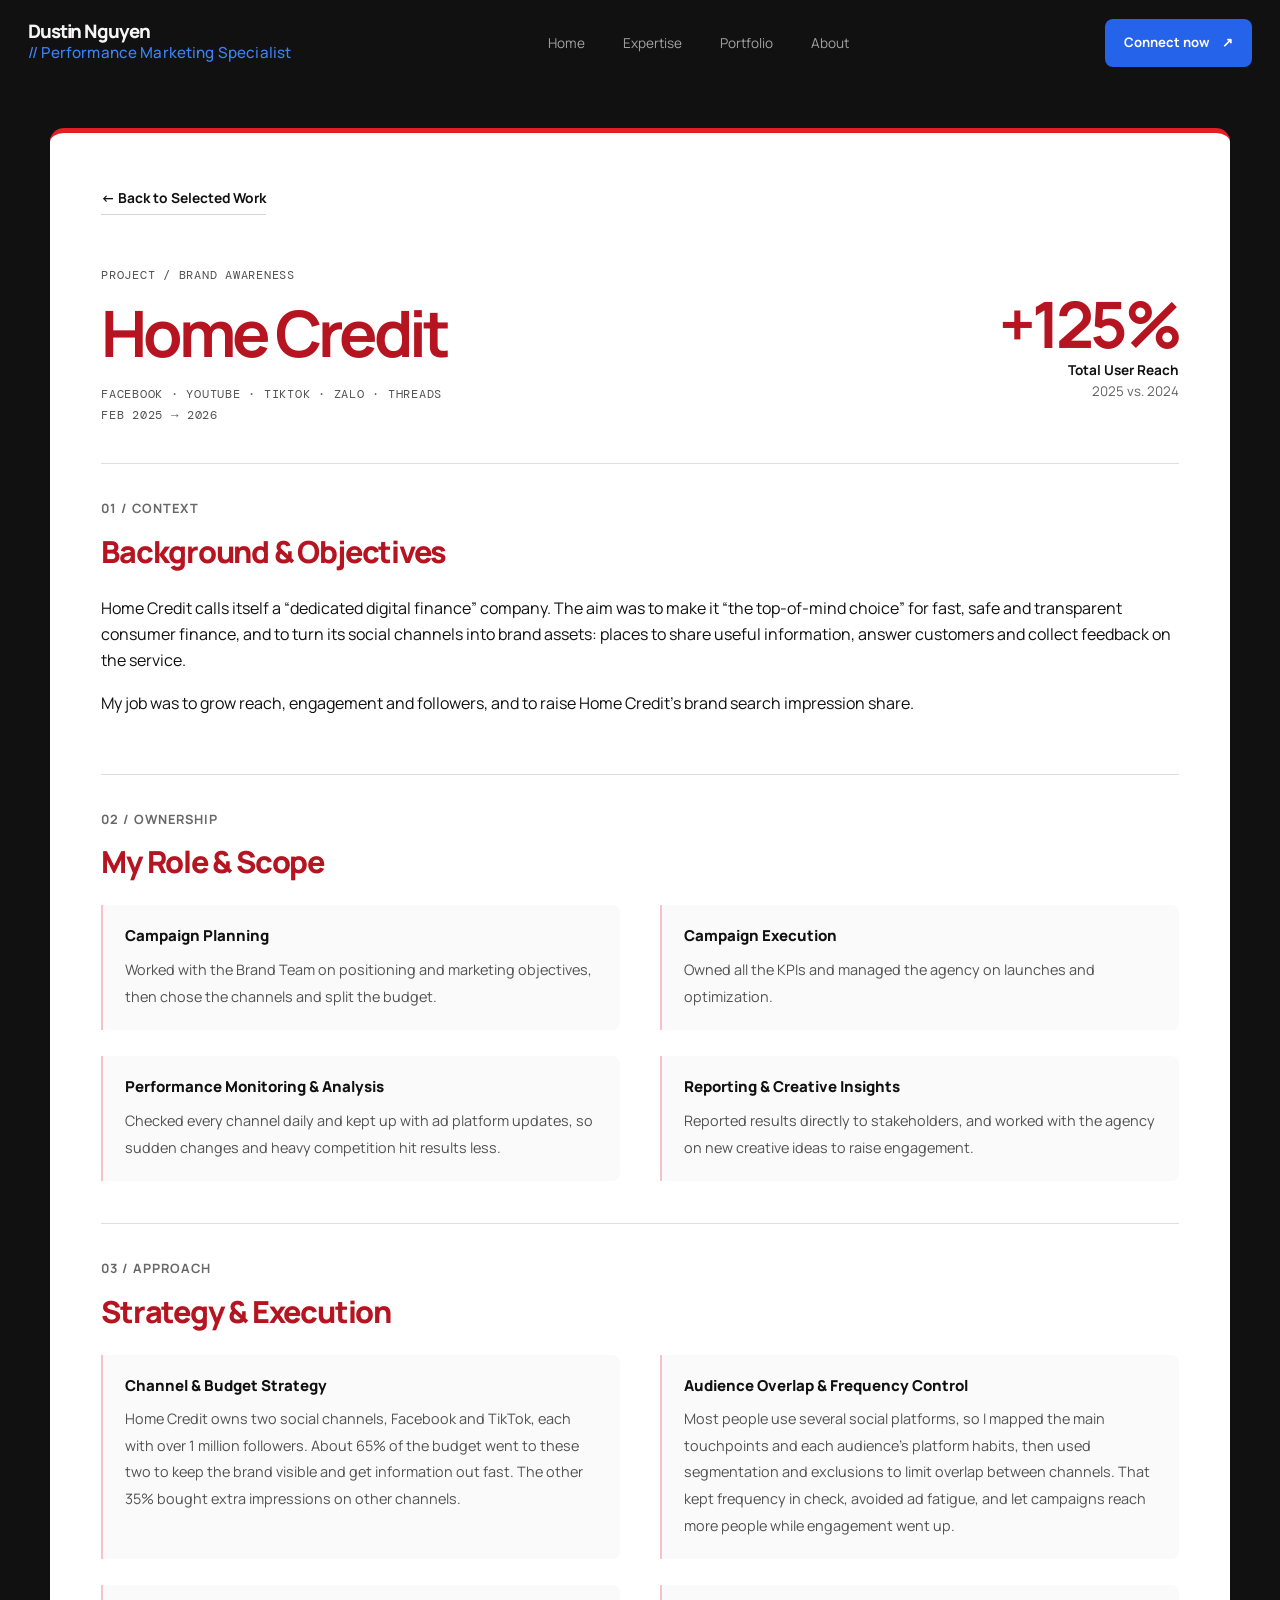
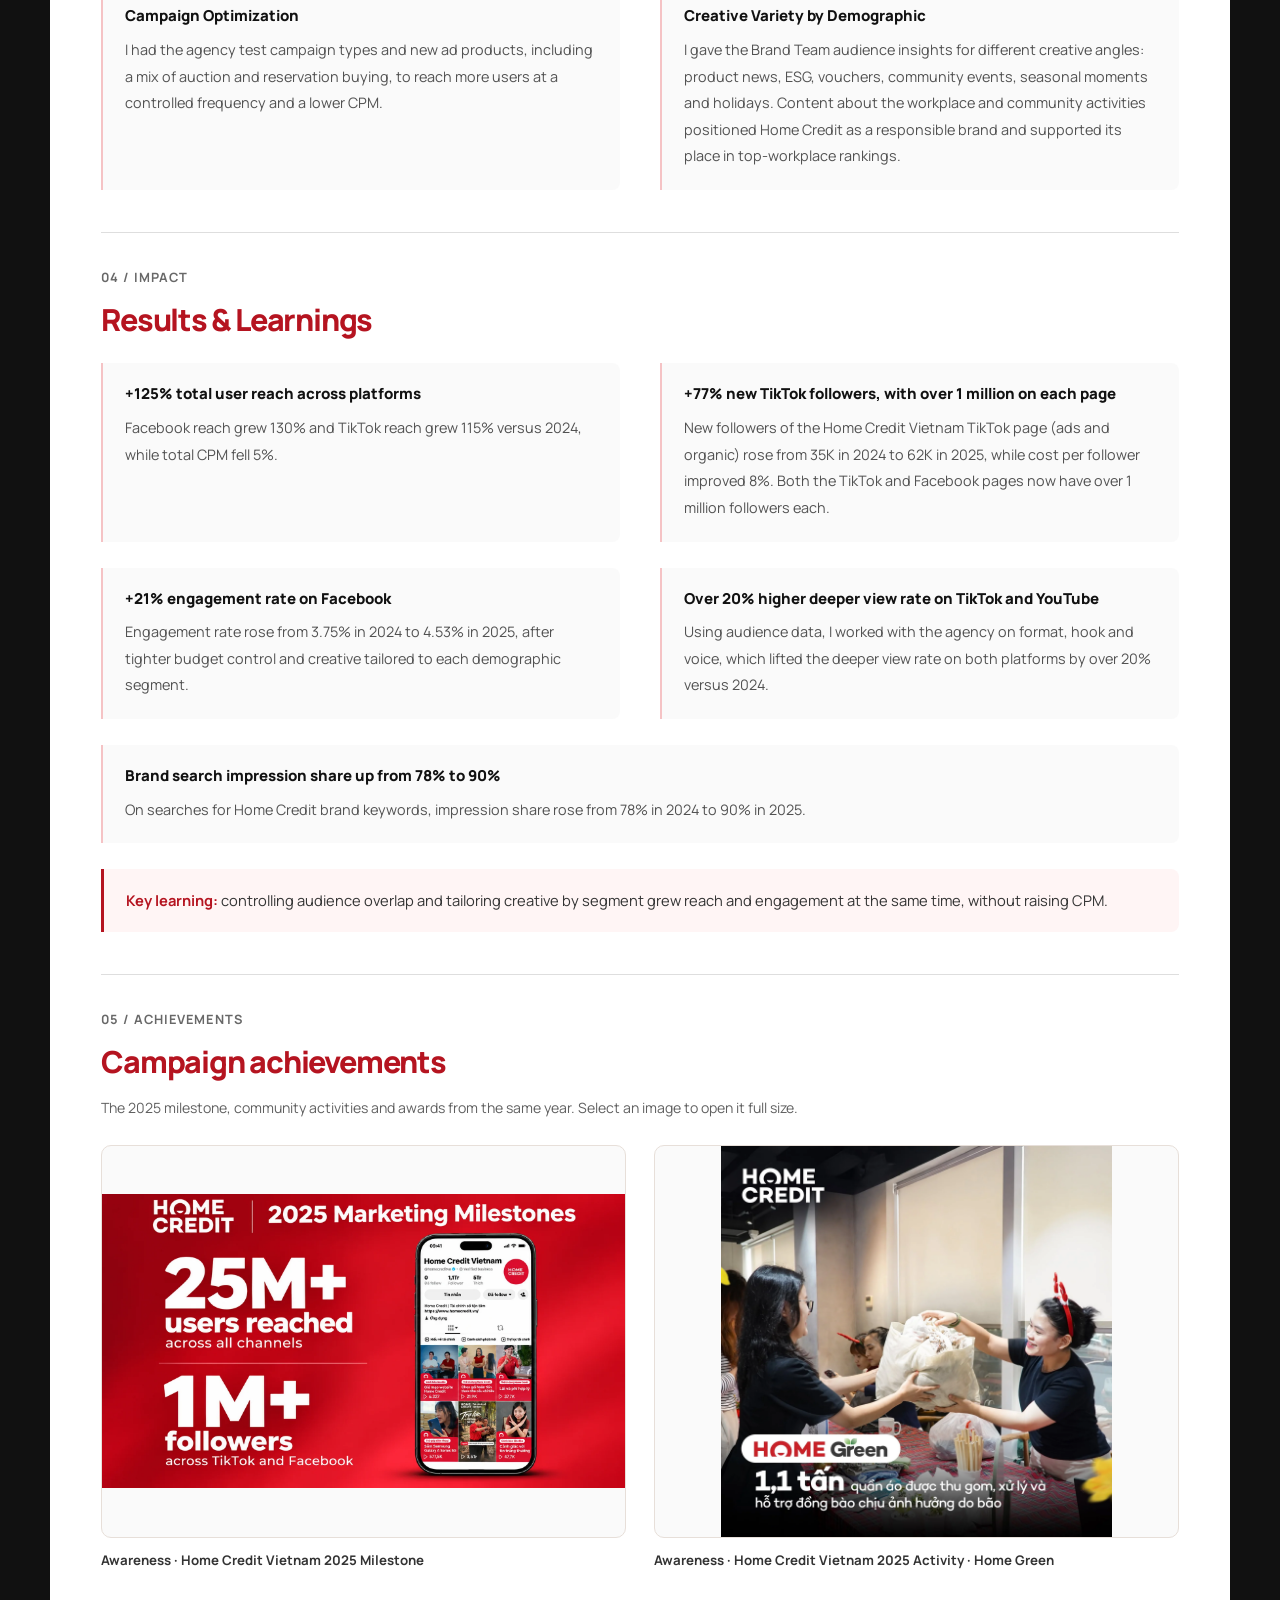
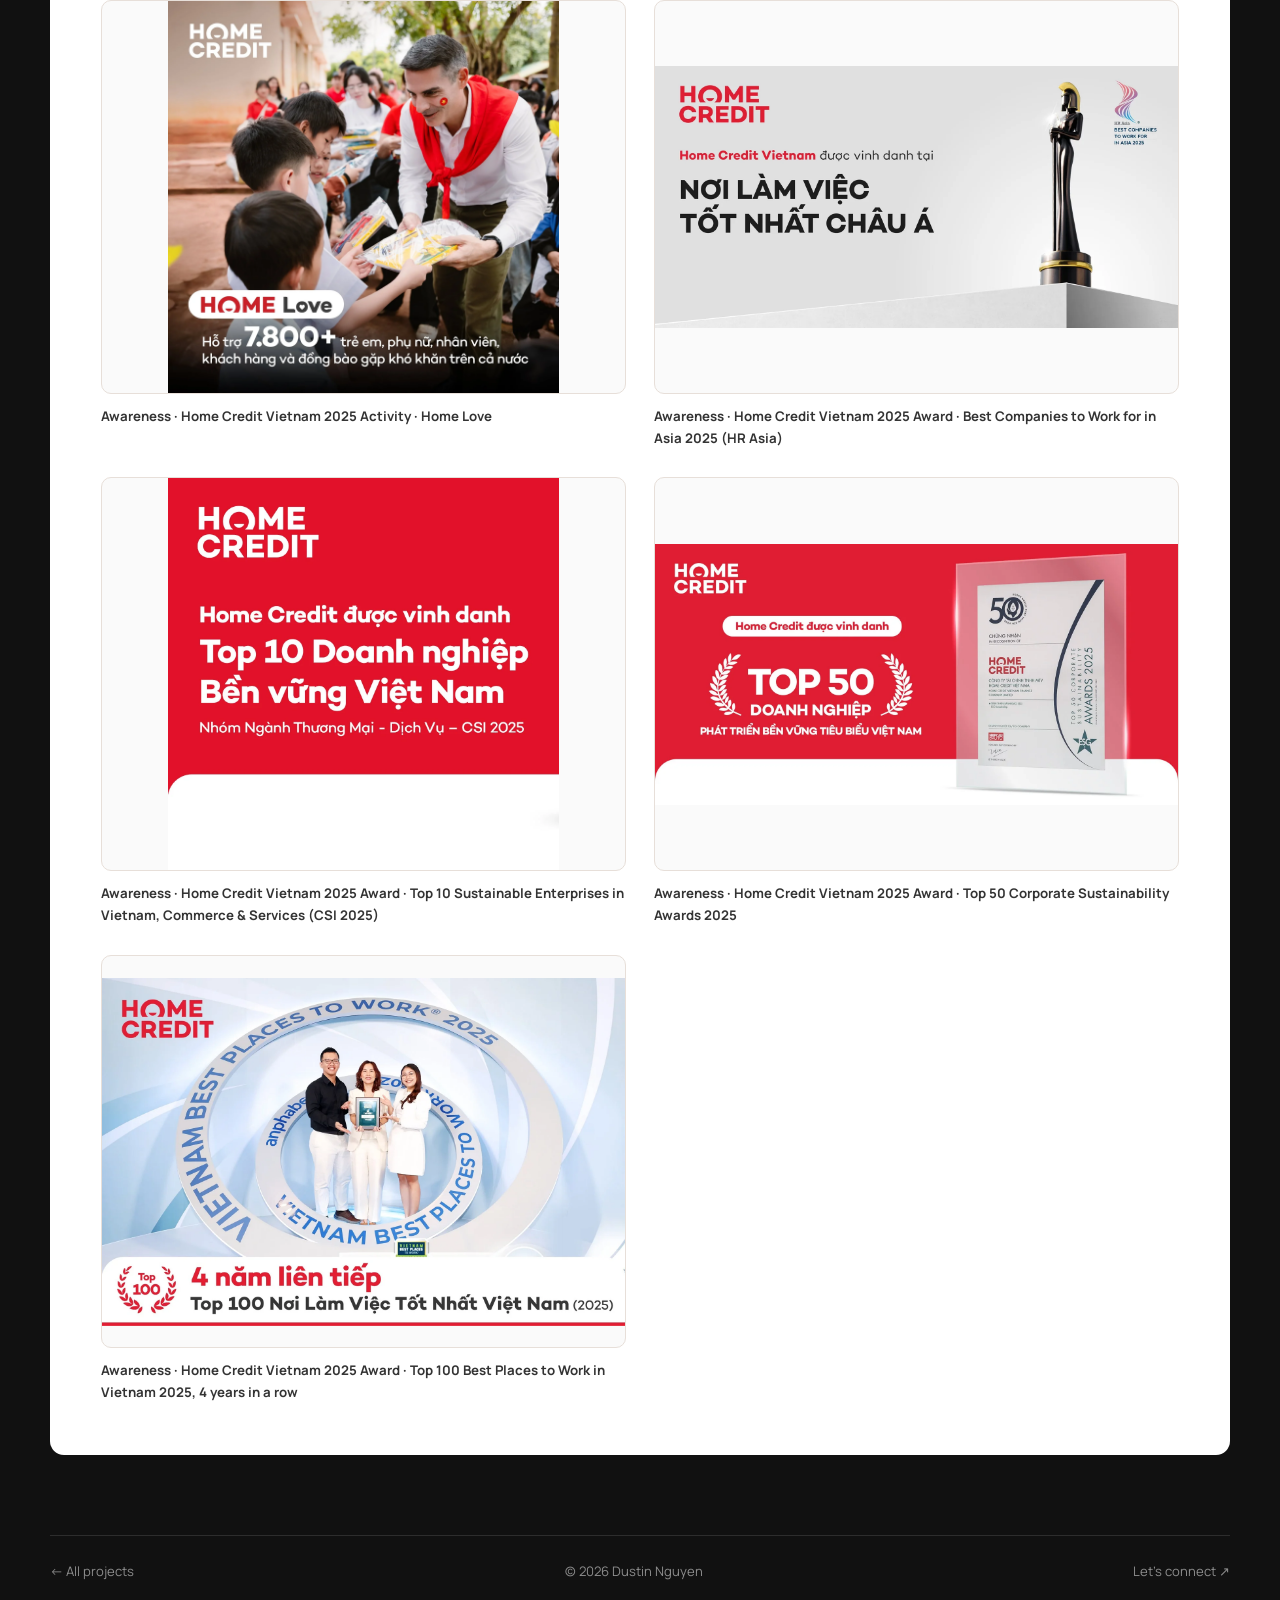
<file: homecredit-brand-awareness.html>
<!DOCTYPE html>
<html lang="en">
<head>
  <meta charset="UTF-8" />
  <meta name="viewport" content="width=device-width, initial-scale=1.0" />
  <meta name="description" content="Home Credit brand awareness case study: +125% total user reach and 1M+ followers across Facebook and TikTok, 2025 vs. 2024." />
  <link rel="canonical" href="https://dustinngmarketing.com/homecredit-brand-awareness.html" />
  <link rel="icon" href="favicon.svg" type="image/svg+xml" />
  <link rel="apple-touch-icon" href="apple-touch-icon.png" />
  <meta property="og:type" content="article" />
  <meta property="og:site_name" content="Dustin Nguyen | Performance Marketing Portfolio" />
  <meta property="og:title" content="Home Credit: Brand Awareness | Dustin Nguyen" />
  <meta property="og:description" content="Home Credit brand awareness case study: +125% total user reach and 1M+ followers across Facebook and TikTok, 2025 vs. 2024." />
  <meta property="og:url" content="https://dustinngmarketing.com/homecredit-brand-awareness.html" />
  <meta property="og:image" content="https://dustinngmarketing.com/og-image.png" />
  <meta property="og:image:width" content="1200" />
  <meta property="og:image:height" content="630" />
  <meta property="og:image:alt" content="Dustin Nguyen, Performance Marketing Specialist" />
  <meta name="twitter:card" content="summary_large_image" />
  <title>Home Credit: Brand Awareness | Dustin Nguyen</title>
  <link rel="preconnect" href="https://fonts.googleapis.com">
  <link rel="preconnect" href="https://fonts.gstatic.com" crossorigin>
  <link href="https://fonts.googleapis.com/css2?family=DM+Mono:wght@400;500&family=Manrope:wght@400;500;600;700;800&display=swap" rel="stylesheet">
  <link rel="stylesheet" href="style.css?v=22" />
</head>
<body class="case-page">
  <header class="site-header">
    <a class="brand" href="index.html#home" aria-label="Dustin Nguyen home">
      <span class="brand-name">Dustin Nguyen</span>
      <span class="brand-role">// Performance Marketing Specialist</span>
    </a>

    <nav class="main-nav" aria-label="Main navigation">
      <a class="nav-link" href="index.html#home">Home</a>
      <a class="nav-link" href="index.html#expertise">Expertise</a>
      <a class="nav-link" href="index.html#work">Portfolio</a>
      <a class="nav-link" href="index.html#about">About</a>
    </nav>

    <a class="header-cta" href="index.html#contact">Connect now <span aria-hidden="true">↗</span></a>
    <button class="menu-toggle" aria-label="Toggle navigation" aria-expanded="false">
      <span></span><span></span>
    </button>
  </header>

<main class="section-wrap case-page-main">
<section class="case-study project-homecredit" id="case-homecredit" aria-labelledby="title-homecredit">
  <a class="case-back" href="index.html#work">← Back to Selected Work</a>
  <header class="case-header"><div><p class="case-kicker">PROJECT / BRAND AWARENESS</p><h1 id="title-homecredit">Home Credit</h1><p class="case-channels">FACEBOOK · YOUTUBE · TIKTOK · ZALO · THREADS<br>FEB 2025 → 2026</p></div>
  <div class="case-result"><strong>+125%</strong><span>Total User Reach</span><small>2025 vs. 2024</small></div></header>
<div class="case-grid">
<article><span class="case-number">01 / CONTEXT</span><h2>Background &amp; Objectives</h2>
      <p class="avene-copy">Home Credit calls itself a “dedicated digital finance” company. The aim was to make it “the top-of-mind choice” for fast, safe and transparent consumer finance, and to turn its social channels into brand assets: places to share useful information, answer customers and collect feedback on the service.</p>
      <p class="avene-copy">My job was to grow reach, engagement and followers, and to raise Home Credit&rsquo;s brand search impression share.</p>
    </article>
<article><span class="case-number">02 / OWNERSHIP</span><h2>My Role &amp; Scope</h2><dl class="project-roles">
        <div><dt>Campaign Planning</dt><dd>Worked with the Brand Team on positioning and marketing objectives, then chose the channels and split the budget.</dd></div>
        <div><dt>Campaign Execution</dt><dd>Owned all the KPIs and managed the agency on launches and optimization.</dd></div>
        <div><dt>Performance Monitoring &amp; Analysis</dt><dd>Checked every channel daily and kept up with ad platform updates, so sudden changes and heavy competition hit results less.</dd></div>
        <div><dt>Reporting &amp; Creative Insights</dt><dd>Reported results directly to stakeholders, and worked with the agency on new creative ideas to raise engagement.</dd></div>
</dl></article>
<article><span class="case-number">03 / APPROACH</span><h2>Strategy &amp; Execution</h2><dl class="project-points">
        <div><dt>Channel & Budget Strategy</dt><dd>Home Credit owns two social channels, Facebook and TikTok, each with over 1 million followers. About 65% of the budget went to these two to keep the brand visible and get information out fast. The other 35% bought extra impressions on other channels.</dd></div>
        <div><dt>Audience Overlap &amp; Frequency Control</dt><dd>Most people use several social platforms, so I mapped the main touchpoints and each audience&rsquo;s platform habits, then used segmentation and exclusions to limit overlap between channels. That kept frequency in check, avoided ad fatigue, and let campaigns reach more people while engagement went up.</dd></div>
        <div><dt>Campaign Optimization</dt><dd>I had the agency test campaign types and new ad products, including a mix of auction and reservation buying, to reach more users at a controlled frequency and a lower CPM.</dd></div>
        <div><dt>Creative Variety by Demographic</dt><dd>I gave the Brand Team audience insights for different creative angles: product news, ESG, vouchers, community events, seasonal moments and holidays. Content about the workplace and community activities positioned Home Credit as a responsible brand and supported its place in top-workplace rankings.</dd></div>
</dl></article>
<article><span class="case-number">04 / IMPACT</span><h2>Results &amp; Learnings</h2><dl class="project-points">
        <div><dt>+125% total user reach across platforms</dt><dd>Facebook reach grew 130% and TikTok reach grew 115% versus 2024, while total CPM fell 5%.</dd></div>
        <div><dt>+77% new TikTok followers, with over 1 million on each page</dt><dd>New followers of the Home Credit Vietnam TikTok page (ads and organic) rose from 35K in 2024 to 62K in 2025, while cost per follower improved 8%. Both the TikTok and Facebook pages now have over 1 million followers each.</dd></div>
        <div><dt>+21% engagement rate on Facebook</dt><dd>Engagement rate rose from 3.75% in 2024 to 4.53% in 2025, after tighter budget control and creative tailored to each demographic segment.</dd></div>
        <div><dt>Over 20% higher deeper view rate on TikTok and YouTube</dt><dd>Using audience data, I worked with the agency on format, hook and voice, which lifted the deeper view rate on both platforms by over 20% versus 2024.</dd></div>
        <div><dt>Brand search impression share up from 78% to 90%</dt><dd>On searches for Home Credit brand keywords, impression share rose from 78% in 2024 to 90% in 2025.</dd></div>
</dl>
<p class="key-learning"><strong>Key learning:</strong> controlling audience overlap and tailoring creative by segment grew reach and engagement at the same time, without raising CPM.</p></article>
</div>
<section class="achievement-section" aria-labelledby="achievement-title"><span class="case-number">05 / ACHIEVEMENTS</span><h2 id="achievement-title">Campaign achievements</h2><p class="achievement-intro">The 2025 milestone, community activities and awards from the same year. Select an image to open it full size.</p>
      <div class="achievement-grid">
      <figure class="achievement-item">
        <div class="achievement-frame">
          <a href="homecredit-awareness-2025milestone.webp" target="_blank" rel="noopener noreferrer">
            <img src="homecredit-awareness-2025milestone.webp" width="1600" height="900" alt="Home Credit 2025 marketing milestones: 25M+ users reached across all channels and 1M+ followers across TikTok and Facebook" loading="lazy">
          </a>
        </div>
        <figcaption>Awareness · Home Credit Vietnam 2025 Milestone</figcaption>
      </figure>

      <figure class="achievement-item">
        <div class="achievement-frame">
          <a href="homecredit-awareness-homegreen.webp" target="_blank" rel="noopener noreferrer">
            <img src="homecredit-awareness-homegreen.webp" width="1600" height="1600" alt="Home Green activity: Home Credit volunteers handing over a bag of clothes, with 1.1 tonnes of clothing collected and processed to support communities hit by the storm" loading="lazy">
          </a>
        </div>
        <figcaption>Awareness · Home Credit Vietnam 2025 Activity · Home Green</figcaption>
      </figure>

      <figure class="achievement-item">
        <div class="achievement-frame">
          <a href="homecredit-awareness-homelove.webp" target="_blank" rel="noopener noreferrer">
            <img src="homecredit-awareness-homelove.webp" width="1600" height="1600" alt="Home Love activity: a volunteer in a red scarf giving school supplies to children, supporting 7,800+ people in need nationwide" loading="lazy">
          </a>
        </div>
        <figcaption>Awareness · Home Credit Vietnam 2025 Activity · Home Love</figcaption>
      </figure>

      <figure class="achievement-item">
        <div class="achievement-frame">
          <a href="homecredit-awareness-bestinasia.webp" target="_blank" rel="noopener noreferrer">
            <img src="homecredit-awareness-bestinasia.webp" width="1600" height="800" alt="Home Credit Vietnam recognized among HR Asia Best Companies to Work for in Asia 2025, shown with the award trophy" loading="lazy">
          </a>
        </div>
        <figcaption>Awareness · Home Credit Vietnam 2025 Award · Best Companies to Work for in Asia 2025 (HR Asia)</figcaption>
      </figure>

      <figure class="achievement-item">
        <div class="achievement-frame">
          <a href="homecredit-awareness-top10.webp" target="_blank" rel="noopener noreferrer">
            <img src="homecredit-awareness-top10.webp" width="1200" height="1200" alt="Home Credit named a Top 10 sustainable enterprise in Vietnam, Commerce and Services group, CSI 2025" loading="lazy">
          </a>
        </div>
        <figcaption>Awareness · Home Credit Vietnam 2025 Award · Top 10 Sustainable Enterprises in Vietnam, Commerce &amp; Services (CSI 2025)</figcaption>
      </figure>

      <figure class="achievement-item">
        <div class="achievement-frame">
          <a href="homecredit-awareness-top50sus.webp" target="_blank" rel="noopener noreferrer">
            <img src="homecredit-awareness-top50sus.webp" width="1600" height="800" alt="Home Credit awarded in the Top 50 Corporate Sustainability Awards 2025, shown with the certificate plaque" loading="lazy">
          </a>
        </div>
        <figcaption>Awareness · Home Credit Vietnam 2025 Award · Top 50 Corporate Sustainability Awards 2025</figcaption>
      </figure>

      <figure class="achievement-item">
        <div class="achievement-frame">
          <a href="homecredit-awareness-top100.webp" target="_blank" rel="noopener noreferrer">
            <img src="homecredit-awareness-top100.webp" width="1600" height="1066" alt="Home Credit team receiving the Vietnam Best Places to Work Top 100 award 2025, the fourth year in a row" loading="lazy">
          </a>
        </div>
        <figcaption>Awareness · Home Credit Vietnam 2025 Award · Top 100 Best Places to Work in Vietnam 2025, 4 years in a row</figcaption>
      </figure>
      </div>
  </section>
</section>
</main>
<footer class="site-footer section-wrap"><a href="index.html#work">← All projects</a><span>© <span id="year">2026</span> Dustin Nguyen</span><a href="index.html#contact">Let’s connect ↗</a></footer>
  <script>
    const toggle = document.querySelector('.menu-toggle');
    const nav = document.querySelector('.main-nav');
    toggle?.addEventListener('click', () => {
      const open = nav.classList.toggle('is-open');
      toggle.setAttribute('aria-expanded', String(open));
    });
    nav?.querySelectorAll('a').forEach(link => link.addEventListener('click', () => {
      nav.classList.remove('is-open');
      toggle?.setAttribute('aria-expanded', 'false');
    }));
    document.querySelector('#year').textContent = new Date().getFullYear();
  </script>
  <script>
    // Upwork view: opened from work.html, so keep visitors on pages without contact details.
    (() => {
      let upwork = new URLSearchParams(location.search).get('view') === 'upwork';
      try { if (upwork) sessionStorage.setItem('view', 'upwork'); else upwork = sessionStorage.getItem('view') === 'upwork'; } catch (e) {}
      if (!upwork) return;
      document.querySelectorAll('a[href^="index.html"]').forEach(a => {
        const hash = a.getAttribute('href').split('#')[1] || 'home';
        if (hash === 'contact') a.remove(); else a.setAttribute('href', 'work.html#' + hash);
      });
    })();
  </script>
</body>
</html>
</file>
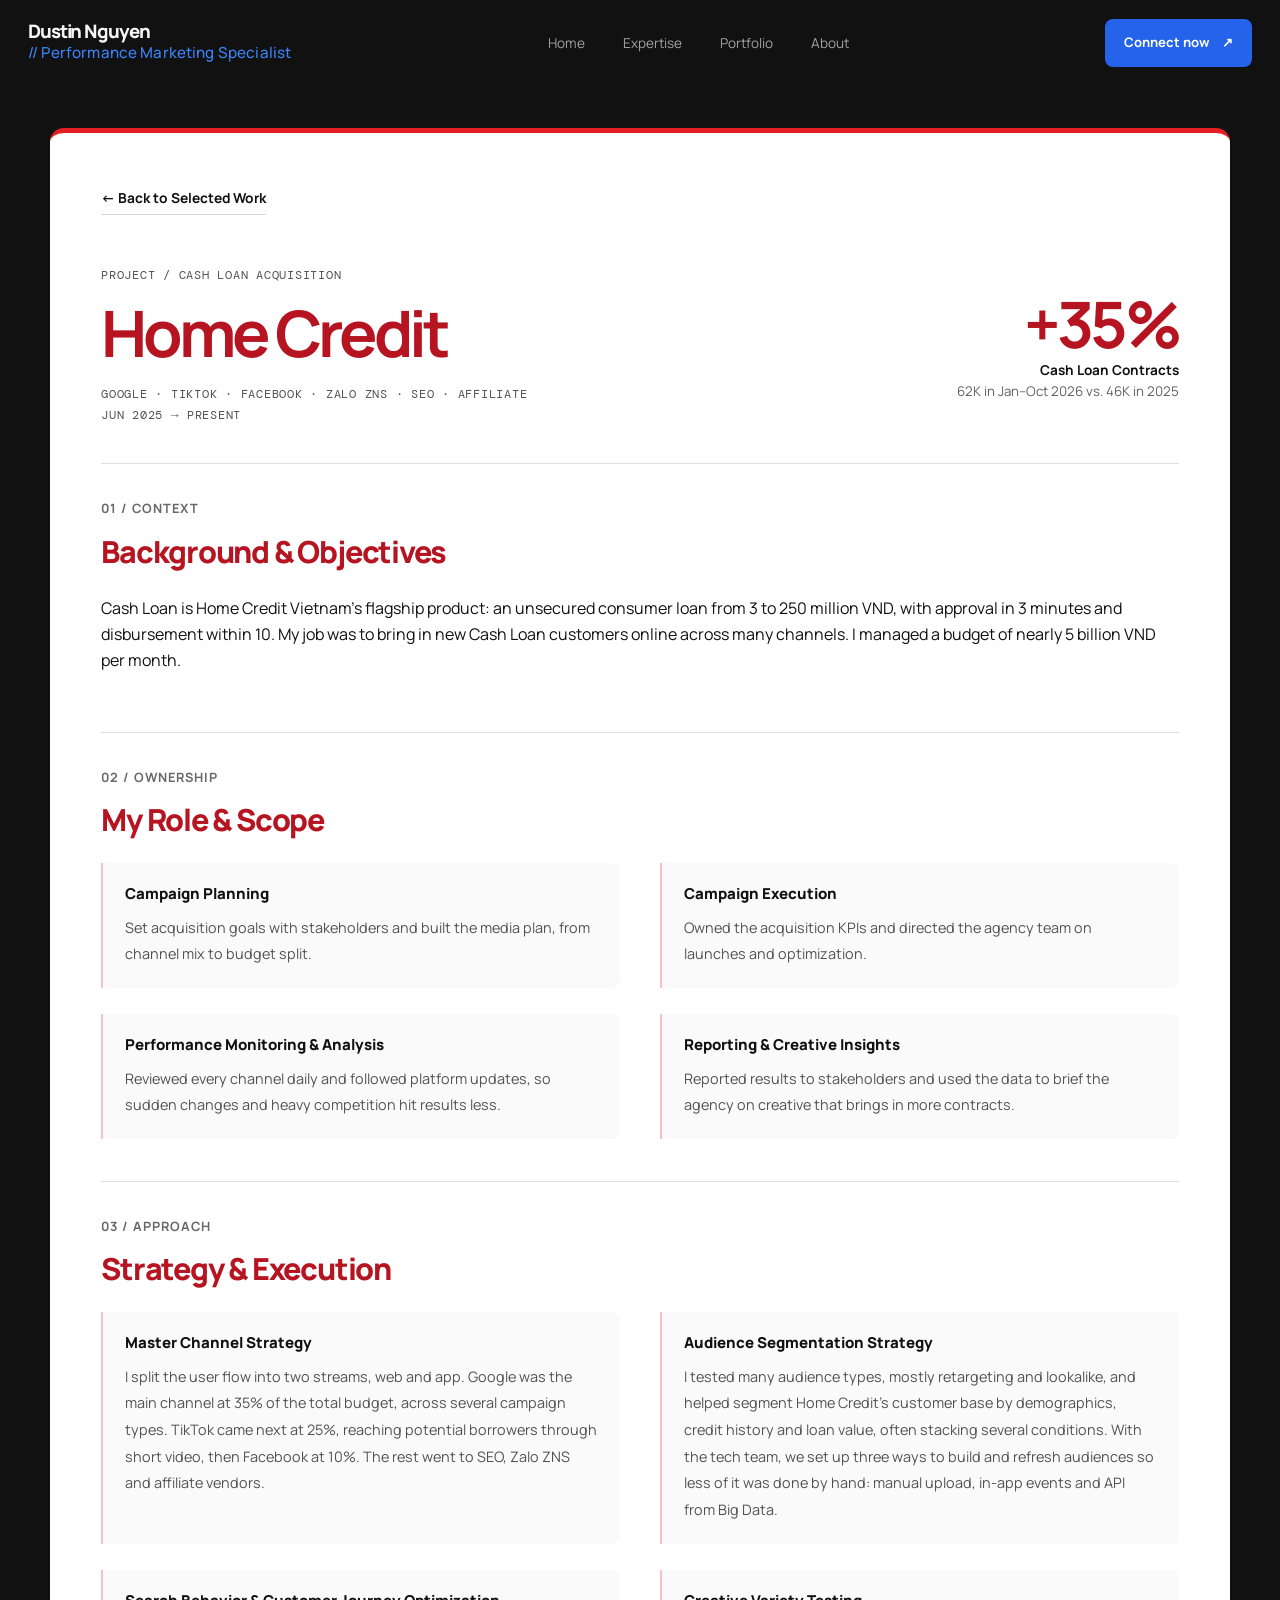
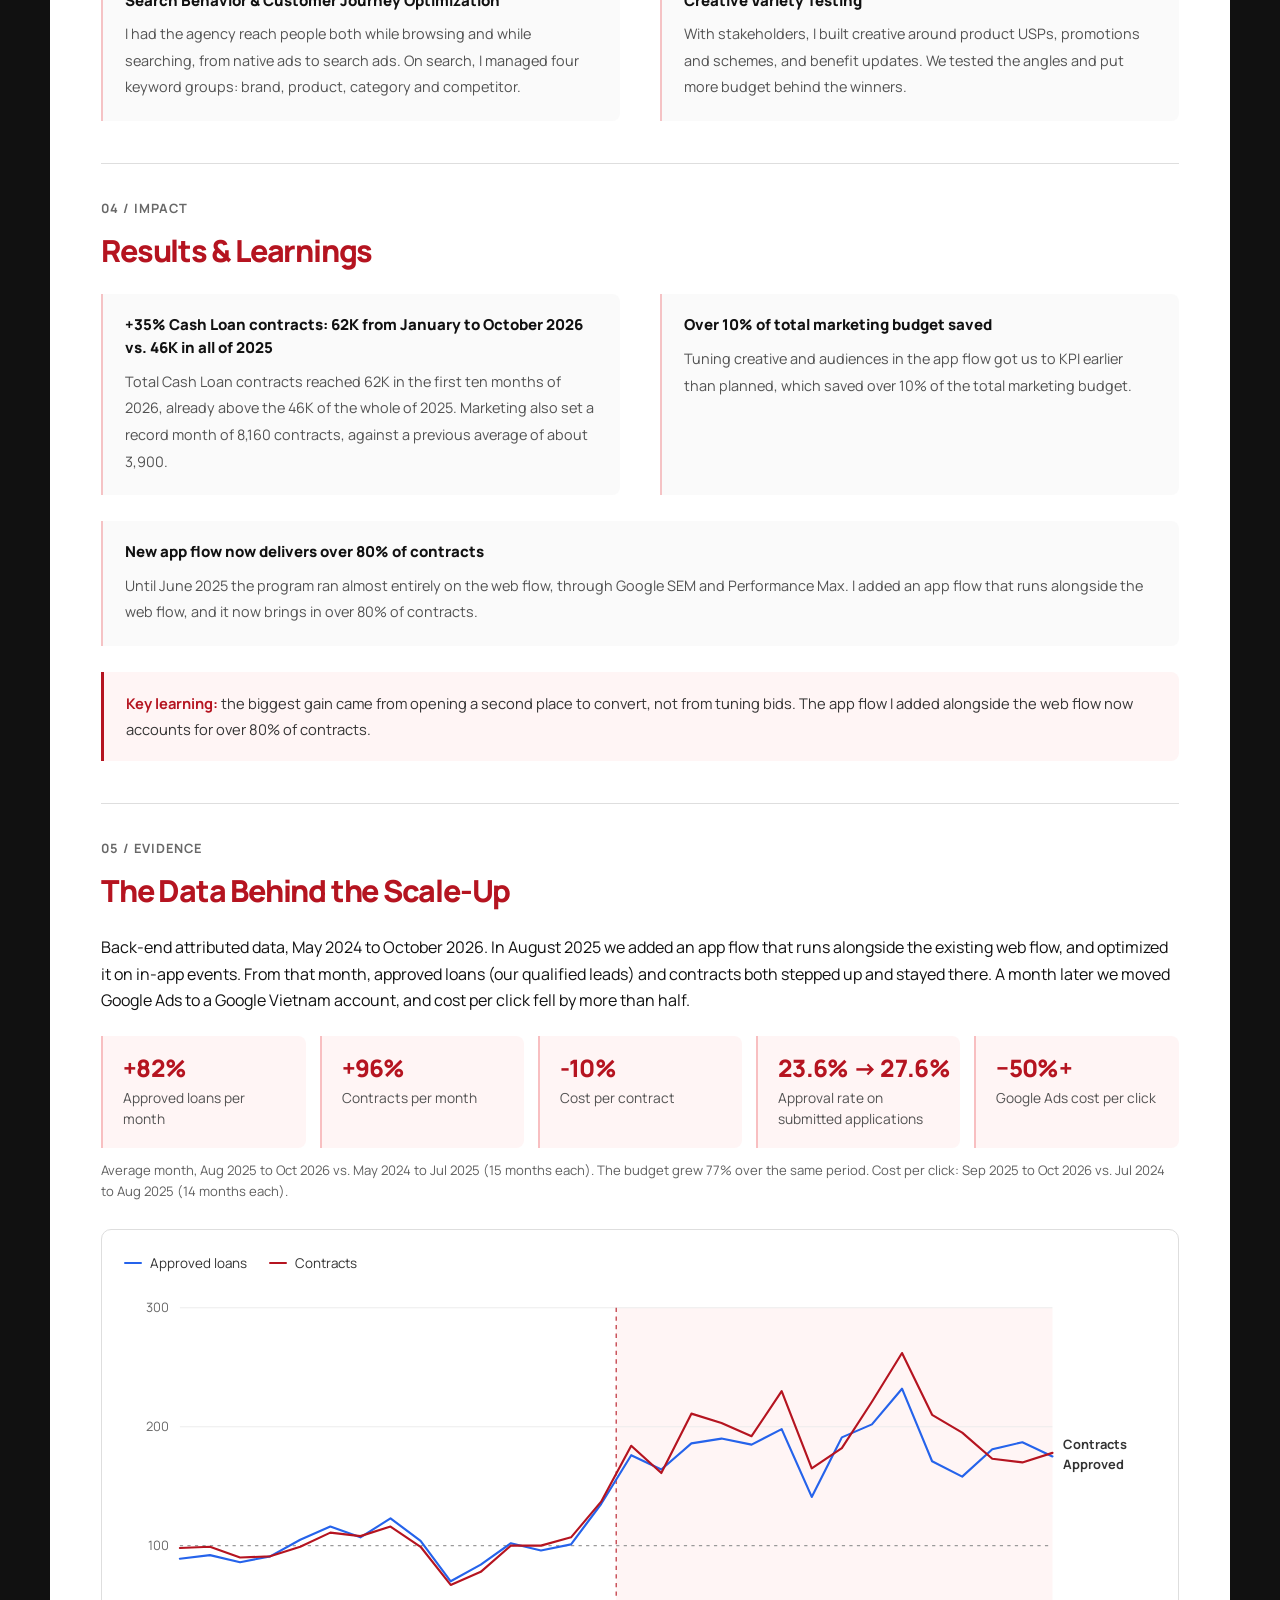
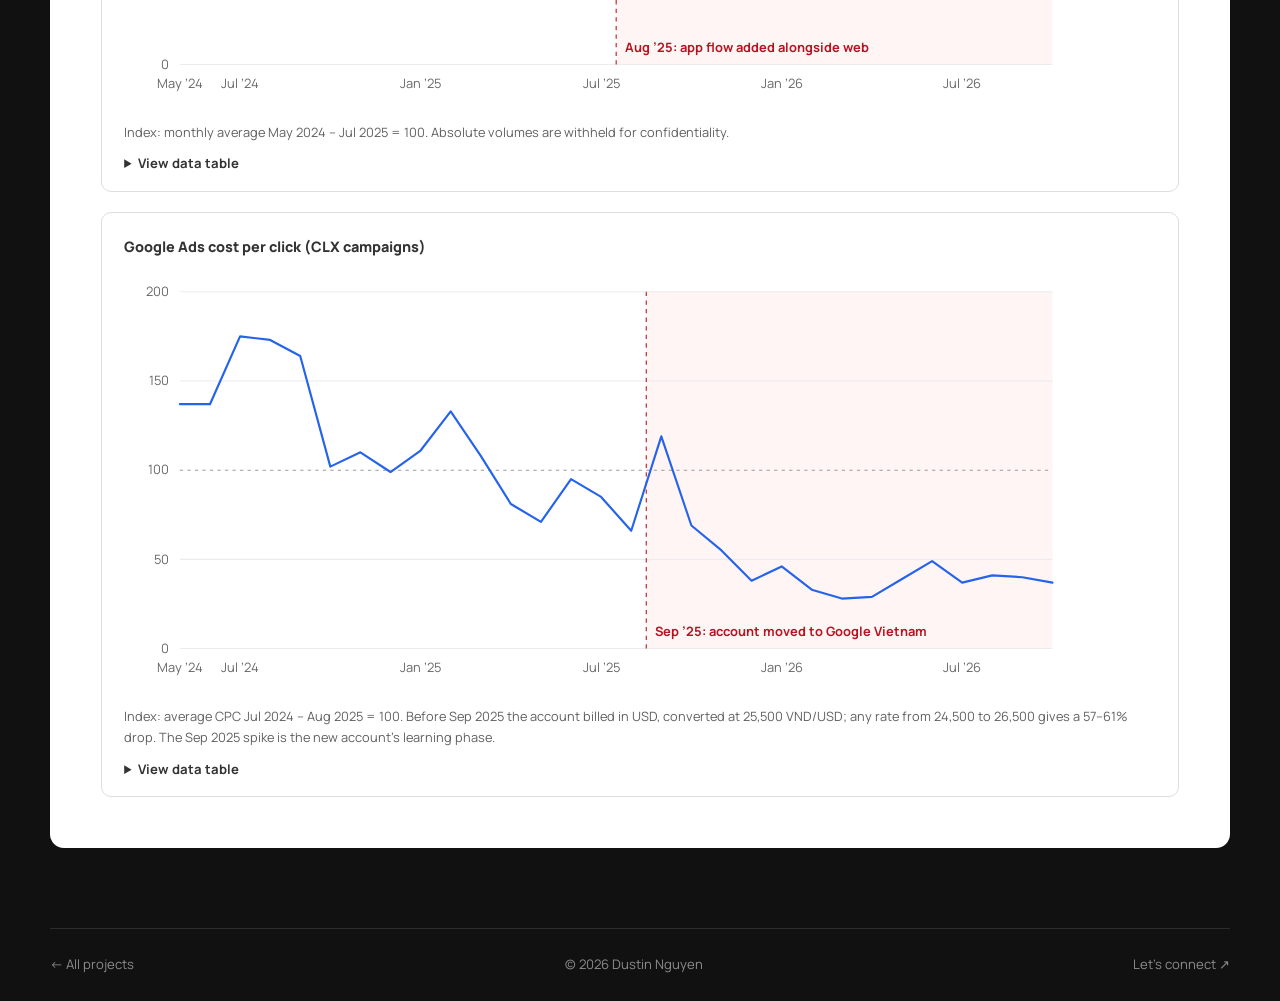
<file: homecredit-customer-acquisition.html>
<!DOCTYPE html>
<html lang="en">
<head>
  <meta charset="UTF-8" />
  <meta name="viewport" content="width=device-width, initial-scale=1.0" />
  <meta name="description" content="Home Credit Cash Loan acquisition case study: +35% contracts (62K from January to October 2026 vs. 46K in all of 2025), a record 8,160-contract month, and over 10% of marketing budget saved." />
  <link rel="canonical" href="https://dustinngmarketing.com/homecredit-customer-acquisition.html" />
  <link rel="icon" href="favicon.svg" type="image/svg+xml" />
  <link rel="apple-touch-icon" href="apple-touch-icon.png" />
  <meta property="og:type" content="article" />
  <meta property="og:site_name" content="Dustin Nguyen | Performance Marketing Portfolio" />
  <meta property="og:title" content="Home Credit: Cash Loan Acquisition | Dustin Nguyen" />
  <meta property="og:description" content="Home Credit Cash Loan acquisition case study: +35% contracts (62K from January to October 2026 vs. 46K in all of 2025), a record 8,160-contract month, and over 10% of marketing budget saved." />
  <meta property="og:url" content="https://dustinngmarketing.com/homecredit-customer-acquisition.html" />
  <meta property="og:image" content="https://dustinngmarketing.com/og-image.png" />
  <meta property="og:image:width" content="1200" />
  <meta property="og:image:height" content="630" />
  <meta property="og:image:alt" content="Dustin Nguyen, Performance Marketing Specialist" />
  <meta name="twitter:card" content="summary_large_image" />
  <title>Home Credit: Cash Loan Acquisition | Dustin Nguyen</title>
  <link rel="preconnect" href="https://fonts.googleapis.com">
  <link rel="preconnect" href="https://fonts.gstatic.com" crossorigin>
  <link href="https://fonts.googleapis.com/css2?family=DM+Mono:wght@400;500&family=Manrope:wght@400;500;600;700;800&display=swap" rel="stylesheet">
  <link rel="stylesheet" href="style.css?v=22" />
</head>
<body class="case-page">
  <header class="site-header">
    <a class="brand" href="index.html#home" aria-label="Dustin Nguyen home">
      <span class="brand-name">Dustin Nguyen</span>
      <span class="brand-role">// Performance Marketing Specialist</span>
    </a>

    <nav class="main-nav" aria-label="Main navigation">
      <a class="nav-link" href="index.html#home">Home</a>
      <a class="nav-link" href="index.html#expertise">Expertise</a>
      <a class="nav-link" href="index.html#work">Portfolio</a>
      <a class="nav-link" href="index.html#about">About</a>
    </nav>

    <a class="header-cta" href="index.html#contact">Connect now <span aria-hidden="true">↗</span></a>
    <button class="menu-toggle" aria-label="Toggle navigation" aria-expanded="false">
      <span></span><span></span>
    </button>
  </header>

<main class="section-wrap case-page-main">
<section class="case-study project-homecredit" id="case-homecredit" aria-labelledby="title-homecredit">
  <a class="case-back" href="index.html#work">← Back to Selected Work</a>
  <header class="case-header"><div><p class="case-kicker">PROJECT / CASH LOAN ACQUISITION</p><h1 id="title-homecredit">Home Credit</h1><p class="case-channels">GOOGLE · TIKTOK · FACEBOOK · ZALO ZNS · SEO · AFFILIATE<br>JUN 2025 → PRESENT</p></div>
  <div class="case-result"><strong>+35%</strong><span>Cash Loan Contracts</span><small>62K in Jan–Oct 2026 vs. 46K in 2025</small></div></header>
<div class="case-grid">
<article><span class="case-number">01 / CONTEXT</span><h2>Background &amp; Objectives</h2>
      <p class="avene-copy">Cash Loan is Home Credit Vietnam&rsquo;s flagship product: an unsecured consumer loan from 3 to 250 million VND, with approval in 3 minutes and disbursement within 10. My job was to bring in new Cash Loan customers online across many channels. I managed a budget of nearly 5 billion VND per month.</p>
    </article>
<article><span class="case-number">02 / OWNERSHIP</span><h2>My Role &amp; Scope</h2><dl class="project-roles">
        <div><dt>Campaign Planning</dt><dd>Set acquisition goals with stakeholders and built the media plan, from channel mix to budget split.</dd></div>
        <div><dt>Campaign Execution</dt><dd>Owned the acquisition KPIs and directed the agency team on launches and optimization.</dd></div>
        <div><dt>Performance Monitoring &amp; Analysis</dt><dd>Reviewed every channel daily and followed platform updates, so sudden changes and heavy competition hit results less.</dd></div>
        <div><dt>Reporting &amp; Creative Insights</dt><dd>Reported results to stakeholders and used the data to brief the agency on creative that brings in more contracts.</dd></div>
</dl></article>
<article><span class="case-number">03 / APPROACH</span><h2>Strategy &amp; Execution</h2><dl class="project-points">
        <div><dt>Master Channel Strategy</dt><dd>I split the user flow into two streams, web and app. Google was the main channel at 35% of the total budget, across several campaign types. TikTok came next at 25%, reaching potential borrowers through short video, then Facebook at 10%. The rest went to SEO, Zalo ZNS and affiliate vendors.</dd></div>
        <div><dt>Audience Segmentation Strategy</dt><dd>I tested many audience types, mostly retargeting and lookalike, and helped segment Home Credit&rsquo;s customer base by demographics, credit history and loan value, often stacking several conditions. With the tech team, we set up three ways to build and refresh audiences so less of it was done by hand: manual upload, in-app events and API from Big Data.</dd></div>
        <div><dt>Search Behavior &amp; Customer Journey Optimization</dt><dd>I had the agency reach people both while browsing and while searching, from native ads to search ads. On search, I managed four keyword groups: brand, product, category and competitor.</dd></div>
        <div><dt>Creative Variety Testing</dt><dd>With stakeholders, I built creative around product USPs, promotions and schemes, and benefit updates. We tested the angles and put more budget behind the winners.</dd></div>
</dl></article>
<article><span class="case-number">04 / IMPACT</span><h2>Results &amp; Learnings</h2><dl class="project-points">
        <div><dt>+35% Cash Loan contracts: 62K from January to October 2026 vs. 46K in all of 2025</dt><dd>Total Cash Loan contracts reached 62K in the first ten months of 2026, already above the 46K of the whole of 2025. Marketing also set a record month of 8,160 contracts, against a previous average of about 3,900.</dd></div>
        <div><dt>Over 10% of total marketing budget saved</dt><dd>Tuning creative and audiences in the app flow got us to KPI earlier than planned, which saved over 10% of the total marketing budget.</dd></div>
        <div><dt>New app flow now delivers over 80% of contracts</dt><dd>Until June 2025 the program ran almost entirely on the web flow, through Google SEM and Performance Max. I added an app flow that runs alongside the web flow, and it now brings in over 80% of contracts.</dd></div>
</dl>
<p class="key-learning"><strong>Key learning:</strong> the biggest gain came from opening a second place to convert, not from tuning bids. The app flow I added alongside the web flow now accounts for over 80% of contracts.</p></article>
<article class="data-case"><span class="case-number">05 / EVIDENCE</span><h2>The Data Behind the Scale-Up</h2>
      <p class="avene-copy">Back-end attributed data, May 2024 to October 2026. In August 2025 we added an app flow that runs alongside the existing web flow, and optimized it on in-app events. From that month, approved loans (our qualified leads) and contracts both stepped up and stayed there. A month later we moved Google Ads to a Google Vietnam account, and cost per click fell by more than half.</p>
      <div class="dc-stats">
        <div><strong>+82%</strong><span>Approved loans per month</span></div>
        <div><strong>+96%</strong><span>Contracts per month</span></div>
        <div><strong>-10%</strong><span>Cost per contract</span></div>
        <div><strong>23.6% → 27.6%</strong><span>Approval rate on submitted applications</span></div>
        <div><strong>−50%+</strong><span>Google Ads cost per click</span></div>
      </div>
      <p class="dc-caption">Average month, Aug 2025 to Oct 2026 vs. May 2024 to Jul 2025 (15 months each). The budget grew 77% over the same period. Cost per click: Sep 2025 to Oct 2026 vs. Jul 2024 to Aug 2025 (14 months each).</p>
      <figure class="dc-figure "><div class="dc-legend" aria-hidden="true"><span><i class="dc-key dc-a"></i>Approved loans</span><span><i class="dc-key dc-c"></i>Contracts</span></div>
        <div class="dc-plot"><svg class="dc-svg" viewBox="0 0 960 400" role="img" aria-labelledby="dc1-t dc1-d"><title id="dc1-t">Monthly approved loans and contracts, indexed</title><desc id="dc1-d">Index where the monthly average from May 2024 to July 2025 equals 100. From August 2025 both lines rise to nearly double the earlier level.</desc><rect x="458.0" y="24" width="406.0" height="332" class="dc-after"/><line x1="52" x2="864" y1="356.0" y2="356.0" class="dc-grid"/><text x="42" y="360.0" class="dc-tick" text-anchor="end">0</text><line x1="52" x2="864" y1="245.3" y2="245.3" class="dc-base"/><text x="42" y="249.3" class="dc-tick" text-anchor="end">100</text><line x1="52" x2="864" y1="134.7" y2="134.7" class="dc-grid"/><text x="42" y="138.7" class="dc-tick" text-anchor="end">200</text><line x1="52" x2="864" y1="24.0" y2="24.0" class="dc-grid"/><text x="42" y="28.0" class="dc-tick" text-anchor="end">300</text><text x="52.0" y="378" class="dc-tick" text-anchor="middle">May ’24</text><text x="108.0" y="378" class="dc-tick" text-anchor="middle">Jul ’24</text><text x="276.0" y="378" class="dc-tick" text-anchor="middle">Jan ’25</text><text x="444.0" y="378" class="dc-tick" text-anchor="middle">Jul ’25</text><text x="612.0" y="378" class="dc-tick" text-anchor="middle">Jan ’26</text><text x="780.0" y="378" class="dc-tick" text-anchor="middle">Jul ’26</text><line x1="458.0" x2="458.0" y1="24" y2="356" class="dc-marker"/><text x="466.0" y="344" class="dc-note">Aug ’25: app flow added alongside web</text><path d="M52.0,257.5 L80.0,254.2 L108.0,260.8 L136.0,255.3 L164.0,239.8 L192.0,227.6 L220.0,237.6 L248.0,219.9 L276.0,240.9 L304.0,278.5 L332.0,263.0 L360.0,243.1 L388.0,249.8 L416.0,244.2 L444.0,206.6 L472.0,161.2 L500.0,174.5 L528.0,150.2 L556.0,145.7 L584.0,151.3 L612.0,136.9 L640.0,200.0 L668.0,144.6 L696.0,132.5 L724.0,99.3 L752.0,166.8 L780.0,181.1 L808.0,155.7 L836.0,149.1 L864.0,162.3" class="dc-line dc-a"/><path d="M52.0,247.5 L80.0,246.4 L108.0,256.4 L136.0,255.3 L164.0,246.4 L192.0,233.2 L220.0,236.5 L248.0,227.6 L276.0,246.4 L304.0,281.9 L332.0,269.7 L360.0,245.3 L388.0,245.3 L416.0,237.6 L444.0,204.4 L472.0,152.4 L500.0,177.8 L528.0,122.5 L556.0,131.3 L584.0,143.5 L612.0,101.5 L640.0,173.4 L668.0,154.6 L696.0,111.4 L724.0,66.1 L752.0,123.6 L780.0,140.2 L808.0,164.5 L836.0,167.9 L864.0,159.0" class="dc-line dc-c"/><text x="874.0" y="174.3" class="dc-label">Approved</text><text x="874.0" y="155.0" class="dc-label">Contracts</text><line class="dc-cross" x1="0" x2="0" y1="24" y2="356" hidden/><circle class="dc-dot dc-a" r="4.5" hidden/><circle class="dc-dot dc-c" r="4.5" hidden/><rect class="dc-hit" x="52" y="24" width="812" height="332"/></svg><div class="dc-tip" hidden></div></div>
        <figcaption>Index: monthly average May 2024 – Jul 2025 = 100. Absolute volumes are withheld for confidentiality.</figcaption>
        <details class="dc-table"><summary>View data table</summary><table><thead><tr><th>Month</th><th>Approved (index)</th><th>Contracts (index)</th></tr></thead><tbody><tr><td>May ’24</td><td>89</td><td>98</td></tr><tr><td>Jun ’24</td><td>92</td><td>99</td></tr><tr><td>Jul ’24</td><td>86</td><td>90</td></tr><tr><td>Aug ’24</td><td>91</td><td>91</td></tr><tr><td>Sep ’24</td><td>105</td><td>99</td></tr><tr><td>Oct ’24</td><td>116</td><td>111</td></tr><tr><td>Nov ’24</td><td>107</td><td>108</td></tr><tr><td>Dec ’24</td><td>123</td><td>116</td></tr><tr><td>Jan ’25</td><td>104</td><td>99</td></tr><tr><td>Feb ’25</td><td>70</td><td>67</td></tr><tr><td>Mar ’25</td><td>84</td><td>78</td></tr><tr><td>Apr ’25</td><td>102</td><td>100</td></tr><tr><td>May ’25</td><td>96</td><td>100</td></tr><tr><td>Jun ’25</td><td>101</td><td>107</td></tr><tr><td>Jul ’25</td><td>135</td><td>137</td></tr><tr><td>Aug ’25</td><td>176</td><td>184</td></tr><tr><td>Sep ’25</td><td>164</td><td>161</td></tr><tr><td>Oct ’25</td><td>186</td><td>211</td></tr><tr><td>Nov ’25</td><td>190</td><td>203</td></tr><tr><td>Dec ’25</td><td>185</td><td>192</td></tr><tr><td>Jan ’26</td><td>198</td><td>230</td></tr><tr><td>Feb ’26</td><td>141</td><td>165</td></tr><tr><td>Mar ’26</td><td>191</td><td>182</td></tr><tr><td>Apr ’26</td><td>202</td><td>221</td></tr><tr><td>May ’26</td><td>232</td><td>262</td></tr><tr><td>Jun ’26</td><td>171</td><td>210</td></tr><tr><td>Jul ’26</td><td>158</td><td>195</td></tr><tr><td>Aug ’26</td><td>181</td><td>173</td></tr><tr><td>Sep ’26</td><td>187</td><td>170</td></tr><tr><td>Oct ’26</td><td>175</td><td>178</td></tr></tbody></table></details>
        <script type="application/json" class="dc-data">{"m": ["May \u201924", "Jun \u201924", "Jul \u201924", "Aug \u201924", "Sep \u201924", "Oct \u201924", "Nov \u201924", "Dec \u201924", "Jan \u201925", "Feb \u201925", "Mar \u201925", "Apr \u201925", "May \u201925", "Jun \u201925", "Jul \u201925", "Aug \u201925", "Sep \u201925", "Oct \u201925", "Nov \u201925", "Dec \u201925", "Jan \u201926", "Feb \u201926", "Mar \u201926", "Apr \u201926", "May \u201926", "Jun \u201926", "Jul \u201926", "Aug \u201926", "Sep \u201926", "Oct \u201926"], "L": 52, "R": 96, "W": 960, "T": 24, "H": 400, "B": 44, "ymax": 300, "s": [{"name": "Approved", "v": [89, 92, 86, 91, 105, 116, 107, 123, 104, 70, 84, 102, 96, 101, 135, 176, 164, 186, 190, 185, 198, 141, 191, 202, 232, 171, 158, 181, 187, 175]}, {"name": "Contracts", "v": [98, 99, 90, 91, 99, 111, 108, 116, 99, 67, 78, 100, 100, 107, 137, 184, 161, 211, 203, 192, 230, 165, 182, 221, 262, 210, 195, 173, 170, 178]}]}</script>
      </figure>
      <figure class="dc-figure dc-figure--cpc"><p class="dc-fig-title">Google Ads cost per click (CLX campaigns)</p>
        <div class="dc-plot"><svg class="dc-svg" viewBox="0 0 960 400" role="img" aria-labelledby="dc2-t dc2-d"><title id="dc2-t">Google Ads cost per click by month, indexed</title><desc id="dc2-d">Index where the average cost per click from July 2024 to August 2025 equals 100. After September 2025 it settles at roughly 40.</desc><rect x="486.0" y="24" width="378.0" height="332" class="dc-after"/><line x1="52" x2="864" y1="356.0" y2="356.0" class="dc-grid"/><text x="42" y="360.0" class="dc-tick" text-anchor="end">0</text><line x1="52" x2="864" y1="273.0" y2="273.0" class="dc-grid"/><text x="42" y="277.0" class="dc-tick" text-anchor="end">50</text><line x1="52" x2="864" y1="190.0" y2="190.0" class="dc-base"/><text x="42" y="194.0" class="dc-tick" text-anchor="end">100</text><line x1="52" x2="864" y1="107.0" y2="107.0" class="dc-grid"/><text x="42" y="111.0" class="dc-tick" text-anchor="end">150</text><line x1="52" x2="864" y1="24.0" y2="24.0" class="dc-grid"/><text x="42" y="28.0" class="dc-tick" text-anchor="end">200</text><text x="52.0" y="378" class="dc-tick" text-anchor="middle">May ’24</text><text x="108.0" y="378" class="dc-tick" text-anchor="middle">Jul ’24</text><text x="276.0" y="378" class="dc-tick" text-anchor="middle">Jan ’25</text><text x="444.0" y="378" class="dc-tick" text-anchor="middle">Jul ’25</text><text x="612.0" y="378" class="dc-tick" text-anchor="middle">Jan ’26</text><text x="780.0" y="378" class="dc-tick" text-anchor="middle">Jul ’26</text><line x1="486.0" x2="486.0" y1="24" y2="356" class="dc-marker"/><text x="494.0" y="344" class="dc-note">Sep ’25: account moved to Google Vietnam</text><path d="M52.0,128.6 L80.0,128.6 L108.0,65.5 L136.0,68.8 L164.0,83.8 L192.0,186.7 L220.0,173.4 L248.0,191.7 L276.0,171.7 L304.0,135.2 L332.0,176.7 L360.0,221.5 L388.0,238.1 L416.0,198.3 L444.0,214.9 L472.0,246.4 L500.0,158.5 L528.0,241.5 L556.0,264.7 L584.0,292.9 L612.0,279.6 L640.0,301.2 L668.0,309.5 L696.0,307.9 L724.0,291.3 L752.0,274.7 L780.0,294.6 L808.0,287.9 L836.0,289.6 L864.0,294.6" class="dc-line dc-a"/><line class="dc-cross" x1="0" x2="0" y1="24" y2="356" hidden/><circle class="dc-dot dc-a" r="4.5" hidden/><rect class="dc-hit" x="52" y="24" width="812" height="332"/></svg><div class="dc-tip" hidden></div></div>
        <figcaption>Index: average CPC Jul 2024 – Aug 2025 = 100. Before Sep 2025 the account billed in USD, converted at 25,500 VND/USD; any rate from 24,500 to 26,500 gives a 57–61% drop. The Sep 2025 spike is the new account’s learning phase.</figcaption>
        <details class="dc-table"><summary>View data table</summary><table><thead><tr><th>Month</th><th>CPC (index)</th></tr></thead><tbody><tr><td>May ’24</td><td>137</td></tr><tr><td>Jun ’24</td><td>137</td></tr><tr><td>Jul ’24</td><td>175</td></tr><tr><td>Aug ’24</td><td>173</td></tr><tr><td>Sep ’24</td><td>164</td></tr><tr><td>Oct ’24</td><td>102</td></tr><tr><td>Nov ’24</td><td>110</td></tr><tr><td>Dec ’24</td><td>99</td></tr><tr><td>Jan ’25</td><td>111</td></tr><tr><td>Feb ’25</td><td>133</td></tr><tr><td>Mar ’25</td><td>108</td></tr><tr><td>Apr ’25</td><td>81</td></tr><tr><td>May ’25</td><td>71</td></tr><tr><td>Jun ’25</td><td>95</td></tr><tr><td>Jul ’25</td><td>85</td></tr><tr><td>Aug ’25</td><td>66</td></tr><tr><td>Sep ’25</td><td>119</td></tr><tr><td>Oct ’25</td><td>69</td></tr><tr><td>Nov ’25</td><td>55</td></tr><tr><td>Dec ’25</td><td>38</td></tr><tr><td>Jan ’26</td><td>46</td></tr><tr><td>Feb ’26</td><td>33</td></tr><tr><td>Mar ’26</td><td>28</td></tr><tr><td>Apr ’26</td><td>29</td></tr><tr><td>May ’26</td><td>39</td></tr><tr><td>Jun ’26</td><td>49</td></tr><tr><td>Jul ’26</td><td>37</td></tr><tr><td>Aug ’26</td><td>41</td></tr><tr><td>Sep ’26</td><td>40</td></tr><tr><td>Oct ’26</td><td>37</td></tr></tbody></table></details>
        <script type="application/json" class="dc-data">{"m": ["May \u201924", "Jun \u201924", "Jul \u201924", "Aug \u201924", "Sep \u201924", "Oct \u201924", "Nov \u201924", "Dec \u201924", "Jan \u201925", "Feb \u201925", "Mar \u201925", "Apr \u201925", "May \u201925", "Jun \u201925", "Jul \u201925", "Aug \u201925", "Sep \u201925", "Oct \u201925", "Nov \u201925", "Dec \u201925", "Jan \u201926", "Feb \u201926", "Mar \u201926", "Apr \u201926", "May \u201926", "Jun \u201926", "Jul \u201926", "Aug \u201926", "Sep \u201926", "Oct \u201926"], "L": 52, "R": 96, "W": 960, "T": 24, "H": 400, "B": 44, "ymax": 200, "s": [{"name": "Cost per click", "v": [137, 137, 175, 173, 164, 102, 110, 99, 111, 133, 108, 81, 71, 95, 85, 66, 119, 69, 55, 38, 46, 33, 28, 29, 39, 49, 37, 41, 40, 37]}]}</script>
      </figure>
    </article>
</div>
</section>
</main>
<footer class="site-footer section-wrap"><a href="index.html#work">← All projects</a><span>© <span id="year">2026</span> Dustin Nguyen</span><a href="index.html#contact">Let’s connect ↗</a></footer>
  <script>
    const toggle = document.querySelector('.menu-toggle');
    const nav = document.querySelector('.main-nav');
    toggle?.addEventListener('click', () => {
      const open = nav.classList.toggle('is-open');
      toggle.setAttribute('aria-expanded', String(open));
    });
    nav?.querySelectorAll('a').forEach(link => link.addEventListener('click', () => {
      nav.classList.remove('is-open');
      toggle?.setAttribute('aria-expanded', 'false');
    }));
    document.querySelector('#year').textContent = new Date().getFullYear();
  </script>
  <script>
    // Upwork view: opened from work.html, so keep visitors on pages without contact details.
    (() => {
      let upwork = new URLSearchParams(location.search).get('view') === 'upwork';
      try { if (upwork) sessionStorage.setItem('view', 'upwork'); else upwork = sessionStorage.getItem('view') === 'upwork'; } catch (e) {}
      if (!upwork) return;
      document.querySelectorAll('a[href^="index.html"]').forEach(a => {
        const hash = a.getAttribute('href').split('#')[1] || 'home';
        if (hash === 'contact') a.remove(); else a.setAttribute('href', 'work.html#' + hash);
      });
    })();
  </script>
  <script>
    // Hover crosshair + tooltip for each indexed chart
    document.querySelectorAll('.dc-figure').forEach(fig => {
      const d = JSON.parse(fig.querySelector('.dc-data').textContent), svg = fig.querySelector('.dc-svg');
      const hit = svg.querySelector('.dc-hit'), cross = svg.querySelector('.dc-cross');
      const dots = svg.querySelectorAll('.dc-dot'), tip = fig.querySelector('.dc-tip');
      const n = d.m.length, step = (d.W - d.L - d.R) / (n - 1), x = i => d.L + step * i;
      const y = v => d.T + (d.H - d.T - d.B) * (1 - Math.min(v, d.ymax) / d.ymax);
      const show = evt => {
        const p = svg.createSVGPoint(); p.x = evt.clientX; p.y = evt.clientY;
        const loc = p.matrixTransform(svg.getScreenCTM().inverse());
        const i = Math.max(0, Math.min(n - 1, Math.round((loc.x - d.L) / step)));
        cross.setAttribute('x1', x(i)); cross.setAttribute('x2', x(i)); cross.removeAttribute('hidden');
        d.s.forEach((s, k) => { dots[k].setAttribute('cx', x(i)); dots[k].setAttribute('cy', y(s.v[i])); dots[k].removeAttribute('hidden'); });
        tip.innerHTML = `<b>${d.m[i]}</b>` + d.s.map(s => `<br>${s.name}: ${s.v[i]}`).join('');
        tip.style.left = Math.min(88, Math.max(12, x(i) / d.W * 100)) + '%'; tip.hidden = false;
      };
      const hide = () => { cross.setAttribute('hidden', ''); dots.forEach(c => c.setAttribute('hidden', '')); tip.hidden = true; };
      hit.addEventListener('pointermove', show); hit.addEventListener('pointerleave', hide);
      const plot = fig.querySelector('.dc-plot'); if (plot.scrollWidth > plot.clientWidth) plot.scrollLeft = plot.scrollWidth;
    });
  </script>
</body>
</html>
</file>
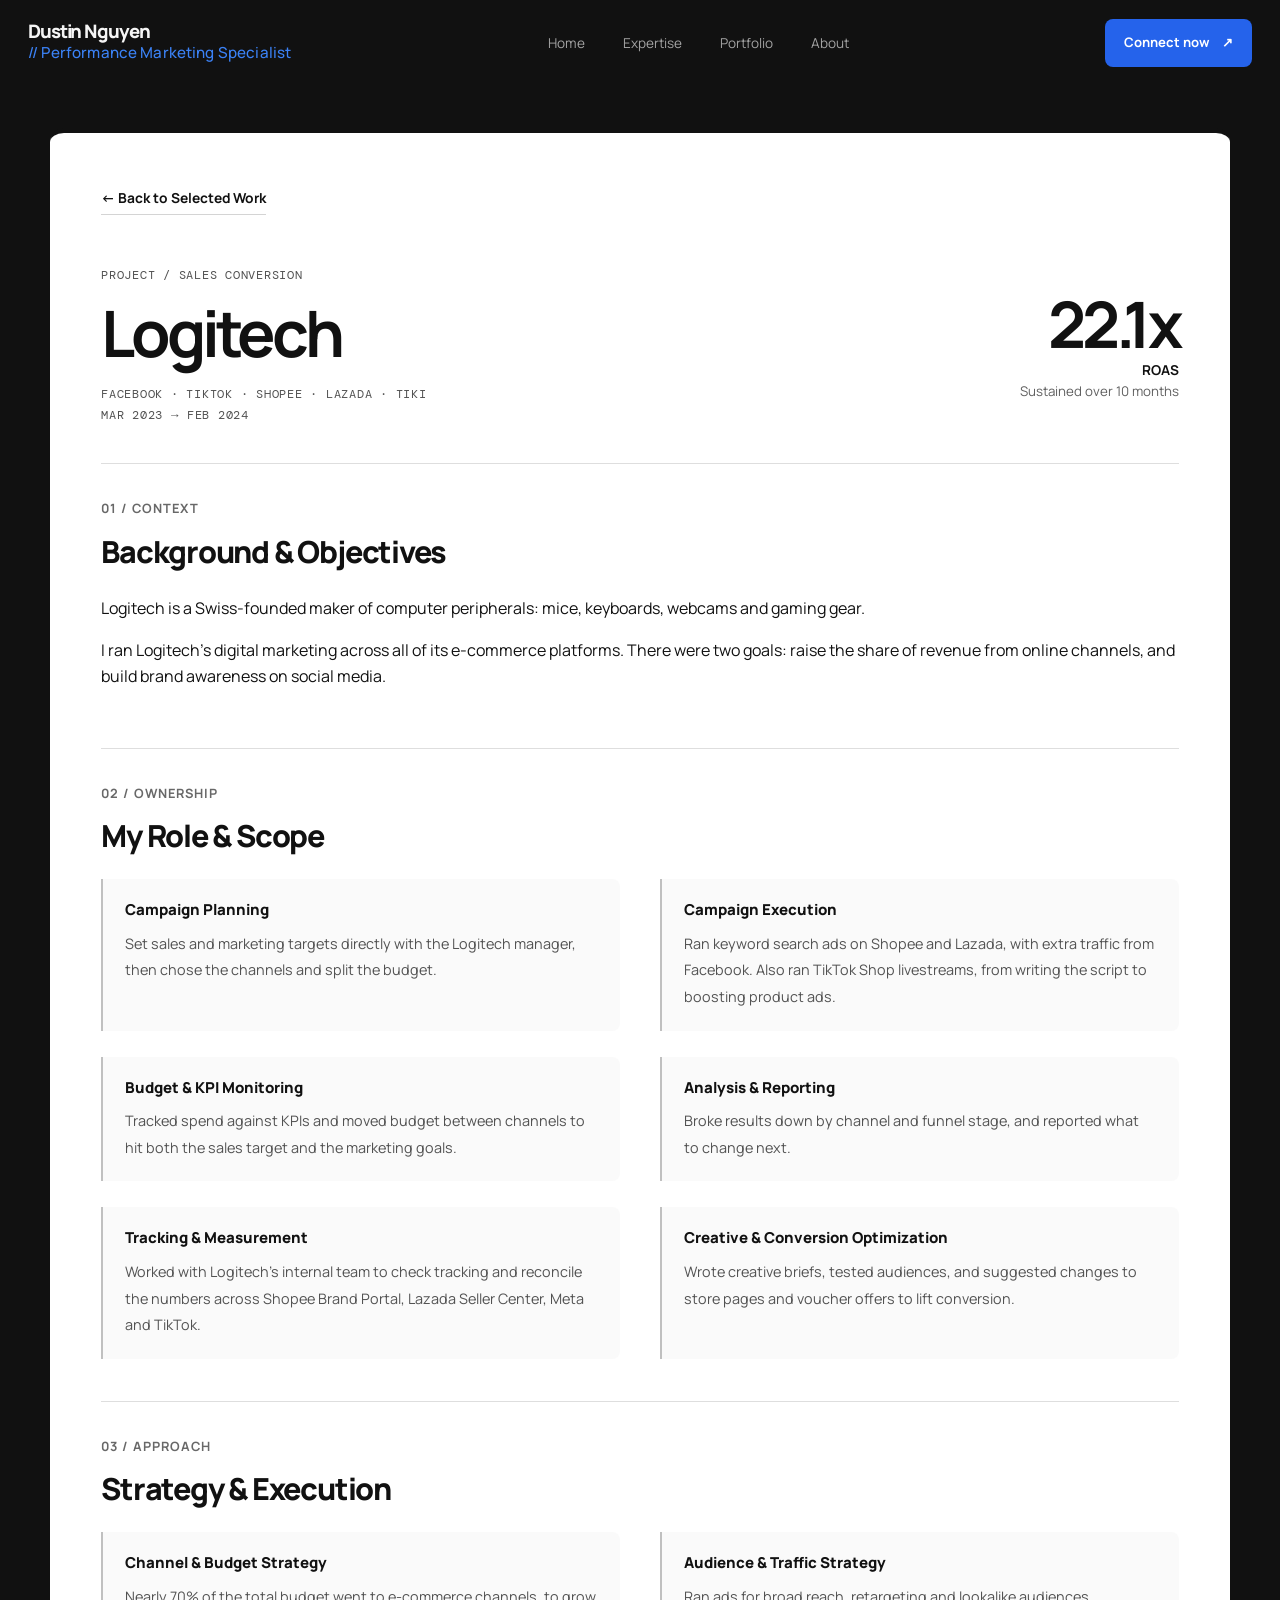
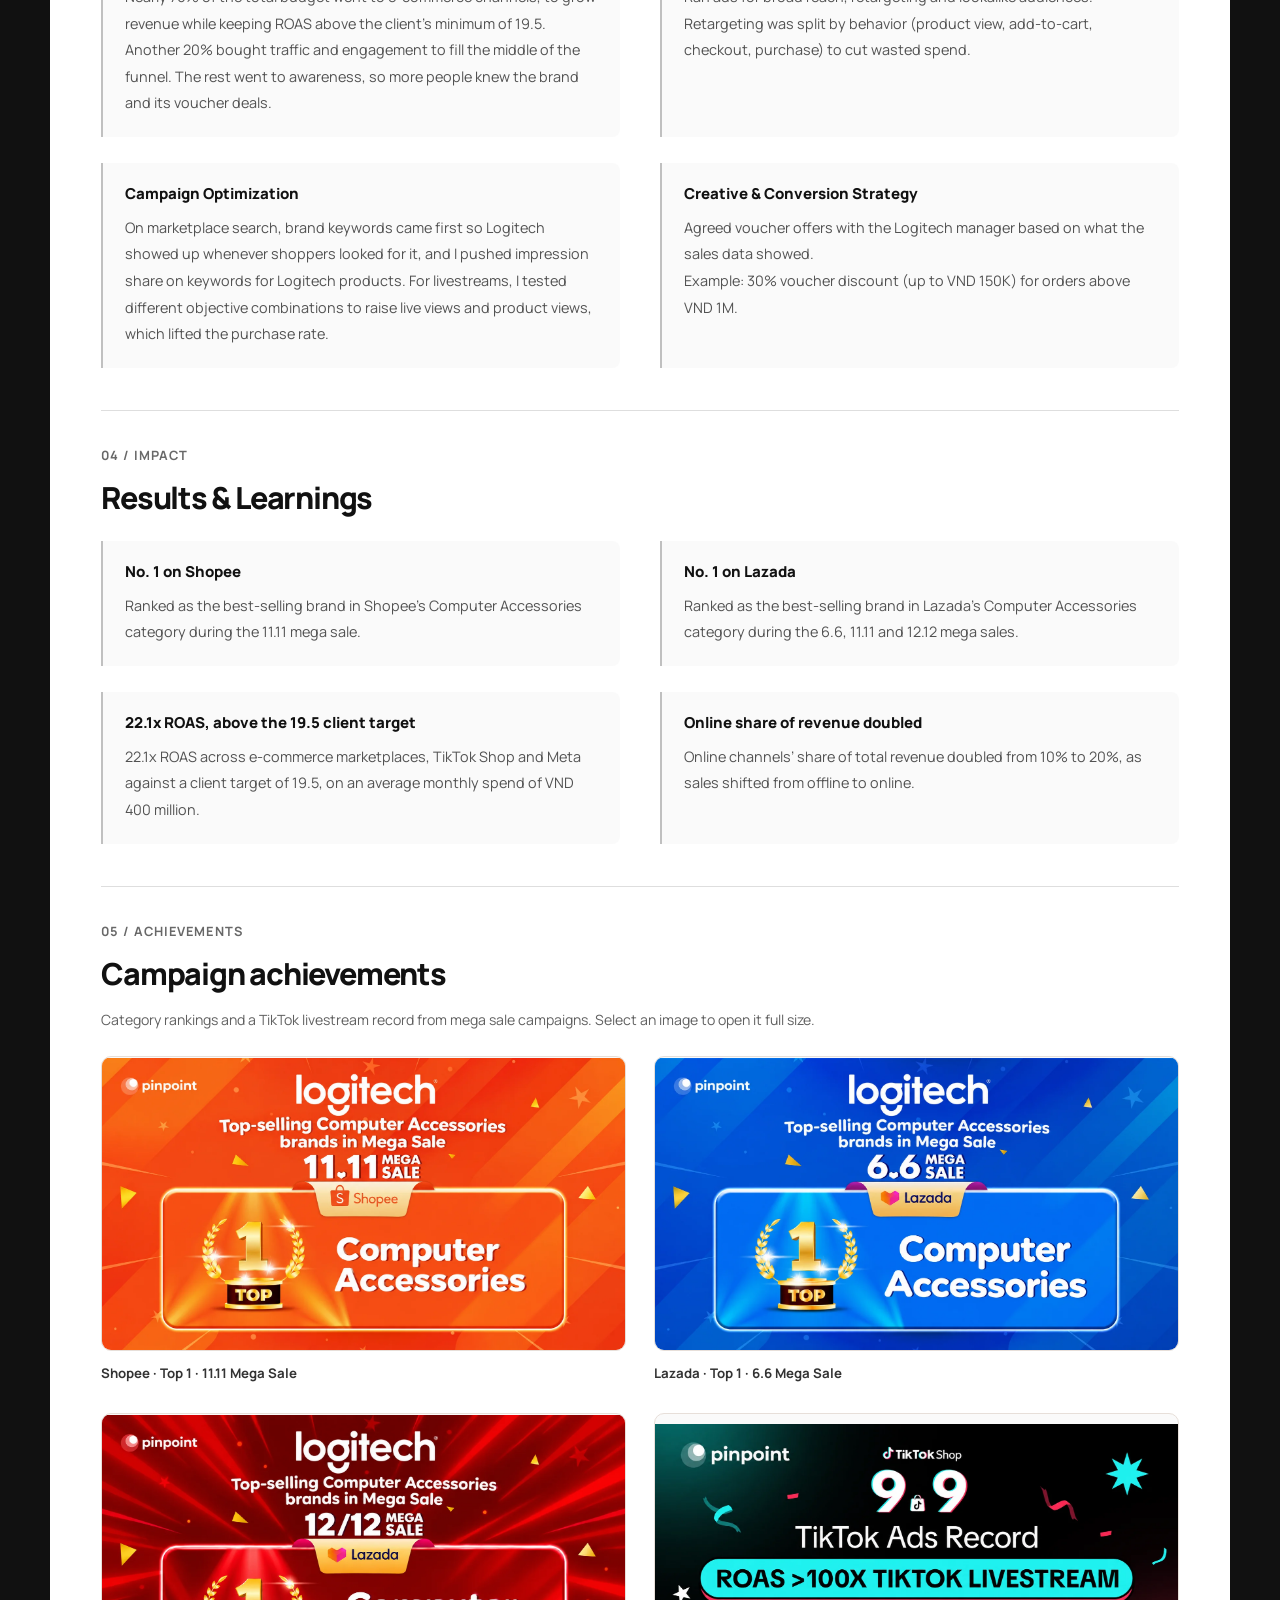
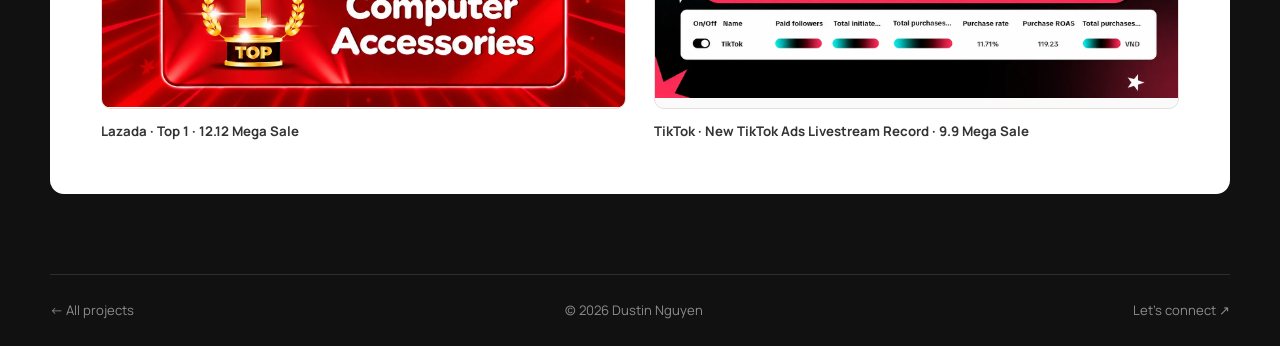
<file: logitech.html>
<!DOCTYPE html>
<html lang="en">
<head>
  <meta charset="UTF-8" />
  <meta name="viewport" content="width=device-width, initial-scale=1.0" />
  <meta name="description" content="Logitech sales conversion case study: 22.1x ROAS sustained over 10 months across Facebook, TikTok, Shopee, Lazada and Tiki." />
  <link rel="canonical" href="https://dustinngmarketing.com/logitech.html" />
  <link rel="icon" href="favicon.svg" type="image/svg+xml" />
  <link rel="apple-touch-icon" href="apple-touch-icon.png" />
  <meta property="og:type" content="article" />
  <meta property="og:site_name" content="Dustin Nguyen | Performance Marketing Portfolio" />
  <meta property="og:title" content="Logitech Case Study | Dustin Nguyen" />
  <meta property="og:description" content="Logitech sales conversion case study: 22.1x ROAS sustained over 10 months across Facebook, TikTok, Shopee, Lazada and Tiki." />
  <meta property="og:url" content="https://dustinngmarketing.com/logitech.html" />
  <meta property="og:image" content="https://dustinngmarketing.com/og-image.png" />
  <meta property="og:image:width" content="1200" />
  <meta property="og:image:height" content="630" />
  <meta property="og:image:alt" content="Dustin Nguyen, Performance Marketing Specialist" />
  <meta name="twitter:card" content="summary_large_image" />
  <title>Logitech Case Study | Dustin Nguyen</title>
  <link rel="preconnect" href="https://fonts.googleapis.com">
  <link rel="preconnect" href="https://fonts.gstatic.com" crossorigin>
  <link href="https://fonts.googleapis.com/css2?family=DM+Mono:wght@400;500&family=Manrope:wght@400;500;600;700;800&display=swap" rel="stylesheet">
  <link rel="stylesheet" href="style.css?v=22" />
</head>
<body class="case-page">
  <header class="site-header">
    <a class="brand" href="index.html#home" aria-label="Dustin Nguyen home">
      <span class="brand-name">Dustin Nguyen</span>
      <span class="brand-role">// Performance Marketing Specialist</span>
    </a>

    <nav class="main-nav" aria-label="Main navigation">
      <a class="nav-link" href="index.html#home">Home</a>
      <a class="nav-link" href="index.html#expertise">Expertise</a>
      <a class="nav-link" href="index.html#work">Portfolio</a>
      <a class="nav-link" href="index.html#about">About</a>
    </nav>

    <a class="header-cta" href="index.html#contact">Connect now <span aria-hidden="true">↗</span></a>
    <button class="menu-toggle" aria-label="Toggle navigation" aria-expanded="false">
      <span></span><span></span>
    </button>
  </header>

<main class="section-wrap case-page-main">
<section class="case-study project-logitech" id="case-logitech" aria-labelledby="title-logitech">
  <a class="case-back" href="index.html#work">← Back to Selected Work</a>
  <header class="case-header"><div><p class="case-kicker">PROJECT / SALES CONVERSION</p><h1 id="title-logitech">Logitech</h1><p class="case-channels">FACEBOOK · TIKTOK · SHOPEE · LAZADA · TIKI<br>MAR 2023 → FEB 2024</p></div>
  <div class="case-result"><strong>22.1x</strong><span>ROAS</span><small>Sustained over 10 months</small></div></header>
<div class="case-grid">
<article><span class="case-number">01 / CONTEXT</span><h2>Background &amp; Objectives</h2>
      <p class="avene-copy">Logitech is a Swiss-founded maker of computer peripherals: mice, keyboards, webcams and gaming gear.</p>
      <p class="avene-copy">I ran Logitech’s digital marketing across all of its e-commerce platforms. There were two goals: raise the share of revenue from online channels, and build brand awareness on social media.</p>
    </article>
<article><span class="case-number">02 / OWNERSHIP</span><h2>My Role &amp; Scope</h2><dl class="project-roles">
        <div><dt>Campaign Planning</dt><dd>Set sales and marketing targets directly with the Logitech manager, then chose the channels and split the budget.</dd></div>
        <div><dt>Campaign Execution</dt><dd>Ran keyword search ads on Shopee and Lazada, with extra traffic from Facebook. Also ran TikTok Shop livestreams, from writing the script to boosting product ads.</dd></div>
        <div><dt>Budget &amp; KPI Monitoring</dt><dd>Tracked spend against KPIs and moved budget between channels to hit both the sales target and the marketing goals.</dd></div>
        <div><dt>Analysis &amp; Reporting</dt><dd>Broke results down by channel and funnel stage, and reported what to change next.</dd></div>
        <div><dt>Tracking &amp; Measurement</dt><dd>Worked with Logitech&rsquo;s internal team to check tracking and reconcile the numbers across Shopee Brand Portal, Lazada Seller Center, Meta and TikTok.</dd></div>
        <div><dt>Creative &amp; Conversion Optimization</dt><dd>Wrote creative briefs, tested audiences, and suggested changes to store pages and voucher offers to lift conversion.</dd></div>
</dl></article>
<article><span class="case-number">03 / APPROACH</span><h2>Strategy &amp; Execution</h2><dl class="project-points">
        <div><dt>Channel &amp; Budget Strategy</dt><dd>Nearly 70% of the total budget went to e-commerce channels, to grow revenue while keeping ROAS above the client&rsquo;s minimum of 19.5. Another 20% bought traffic and engagement to fill the middle of the funnel. The rest went to awareness, so more people knew the brand and its voucher deals.</dd></div>
        <div><dt>Audience &amp; Traffic Strategy</dt><dd>Ran ads for broad reach, retargeting and lookalike audiences. Retargeting was split by behavior (product view, add-to-cart, checkout, purchase) to cut wasted spend.</dd></div>
        <div><dt>Campaign Optimization</dt><dd>On marketplace search, brand keywords came first so Logitech showed up whenever shoppers looked for it, and I pushed impression share on keywords for Logitech products. For livestreams, I tested different objective combinations to raise live views and product views, which lifted the purchase rate.</dd></div>
        <div><dt>Creative &amp; Conversion Strategy</dt><dd>Agreed voucher offers with the Logitech manager based on what the sales data showed.<br>Example: 30% voucher discount (up to VND 150K) for orders above VND 1M.</dd></div>
</dl></article>
<article><span class="case-number">04 / IMPACT</span><h2>Results &amp; Learnings</h2><dl class="project-points">
        <div><dt>No. 1 on Shopee</dt><dd>Ranked as the best-selling brand in Shopee&rsquo;s Computer Accessories category during the 11.11 mega sale.</dd></div>
        <div><dt>No. 1 on Lazada</dt><dd>Ranked as the best-selling brand in Lazada&rsquo;s Computer Accessories category during the 6.6, 11.11 and 12.12 mega sales.</dd></div>
        <div><dt>22.1x ROAS, above the 19.5 client target</dt><dd>22.1x ROAS across e-commerce marketplaces, TikTok Shop and Meta against a client target of 19.5, on an average monthly spend of VND 400 million.</dd></div>
        <div><dt>Online share of revenue doubled</dt><dd>Online channels&rsquo; share of total revenue doubled from 10% to 20%, as sales shifted from offline to online.</dd></div>
</dl></article>
</div>
<section class="achievement-section" aria-labelledby="achievement-title"><span class="case-number">05 / ACHIEVEMENTS</span><h2 id="achievement-title">Campaign achievements</h2><p class="achievement-intro">Category rankings and a TikTok livestream record from mega sale campaigns. Select an image to open it full size.</p>
  <div class="achievement-grid">
      <figure class="achievement-item">
        <div class="achievement-frame">
          <a href="logitech-shopee-en.webp"
             target="_blank"
             rel="noopener noreferrer">
            <img src="logitech-shopee-en.webp" width="1600" height="895"
                 alt="Logitech, Shopee Top 1, Computer Accessories, 11.11 Mega Sale"
                 loading="lazy">
          </a>
        </div>
      <figcaption>Shopee · Top 1 · 11.11 Mega Sale</figcaption>
      </figure>

      <figure class="achievement-item">
        <div class="achievement-frame">
          <a href="Logitech-lazada-en1.webp"
             target="_blank"
             rel="noopener noreferrer">
            <img src="Logitech-lazada-en1.webp" width="1600" height="895"
                 alt="Logitech, Lazada Top 1, Computer Accessories, 6.6 Mega Sale"
                 loading="lazy">
          </a>
        </div>
        <figcaption>Lazada · Top 1 · 6.6 Mega Sale</figcaption>
      </figure>
      
      <figure class="achievement-item">
        <div class="achievement-frame">
          <a href="Logitech-lazada-en2.webp"
             target="_blank"
             rel="noopener noreferrer">
            <img src="Logitech-lazada-en2.webp" width="1600" height="895"
                 alt="Logitech, Lazada Top 1, Computer Accessories, 12.12 Mega Sale"
                 loading="lazy">
          </a>
        </div>
        <figcaption>Lazada · Top 1 · 12.12 Mega Sale</figcaption>
      </figure>
      
      <figure class="achievement-item">
        <div class="achievement-frame">
          <a href="Logitech-tiktok-en.webp"
             target="_blank"
             rel="noopener noreferrer">
            <img src="Logitech-tiktok-en.webp" width="1600" height="837"
                 alt="Logitech, TikTok ROAS above 100x, Computer Accessories, 9.9 Mega Sale"
                 loading="lazy">
          </a>
        </div>
        <figcaption>TikTok · New TikTok Ads Livestream Record · 9.9 Mega Sale</figcaption>  
     </figure>
    </div>
  </section>
</section>
</main>
<footer class="site-footer section-wrap"><a href="index.html#work">← All projects</a><span>© <span id="year">2026</span> Dustin Nguyen</span><a href="index.html#contact">Let’s connect ↗</a></footer>
  <script>
    const toggle = document.querySelector('.menu-toggle');
    const nav = document.querySelector('.main-nav');
    toggle?.addEventListener('click', () => {
      const open = nav.classList.toggle('is-open');
      toggle.setAttribute('aria-expanded', String(open));
    });
    nav?.querySelectorAll('a').forEach(link => link.addEventListener('click', () => {
      nav.classList.remove('is-open');
      toggle?.setAttribute('aria-expanded', 'false');
    }));
    document.querySelector('#year').textContent = new Date().getFullYear();
  </script>
  <script>
    // Upwork view: opened from work.html, so keep visitors on pages without contact details.
    (() => {
      let upwork = new URLSearchParams(location.search).get('view') === 'upwork';
      try { if (upwork) sessionStorage.setItem('view', 'upwork'); else upwork = sessionStorage.getItem('view') === 'upwork'; } catch (e) {}
      if (!upwork) return;
      document.querySelectorAll('a[href^="index.html"]').forEach(a => {
        const hash = a.getAttribute('href').split('#')[1] || 'home';
        if (hash === 'contact') a.remove(); else a.setAttribute('href', 'work.html#' + hash);
      });
    })();
  </script>
</body>
</html>
</file>
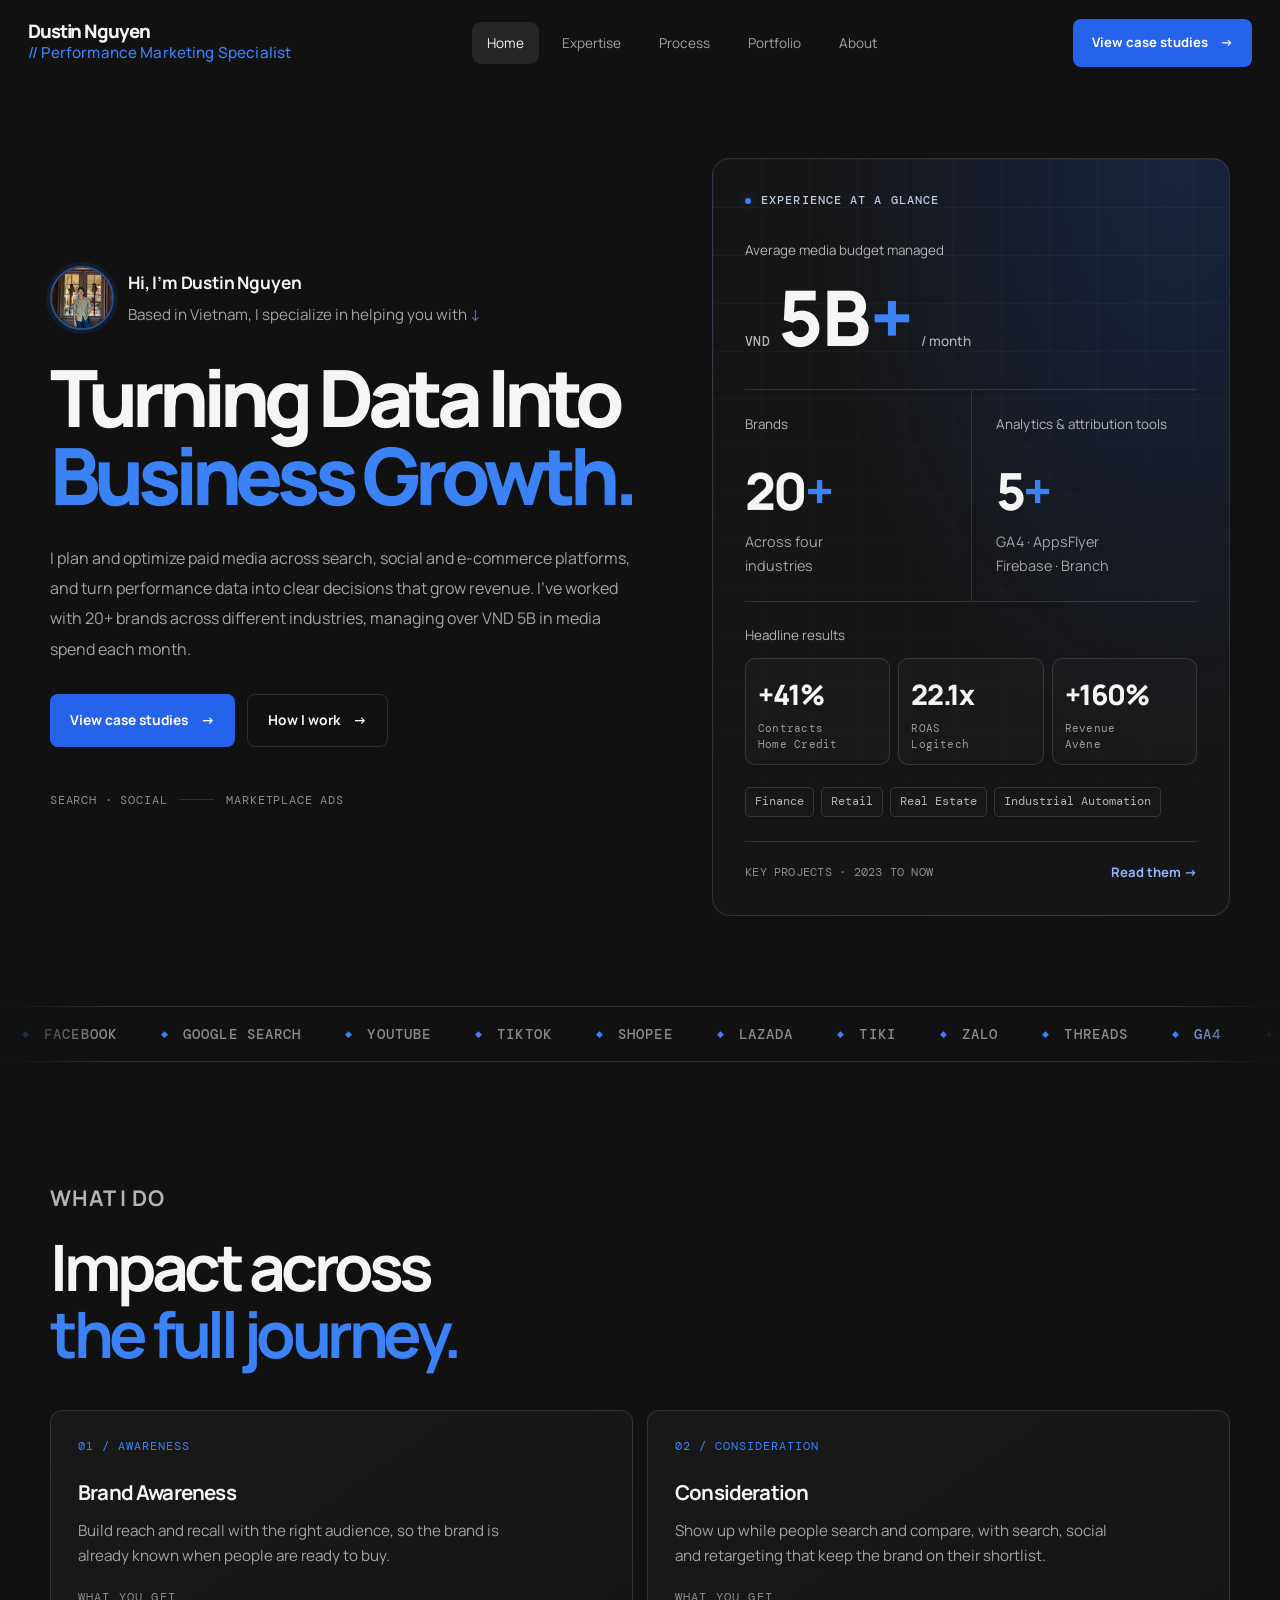
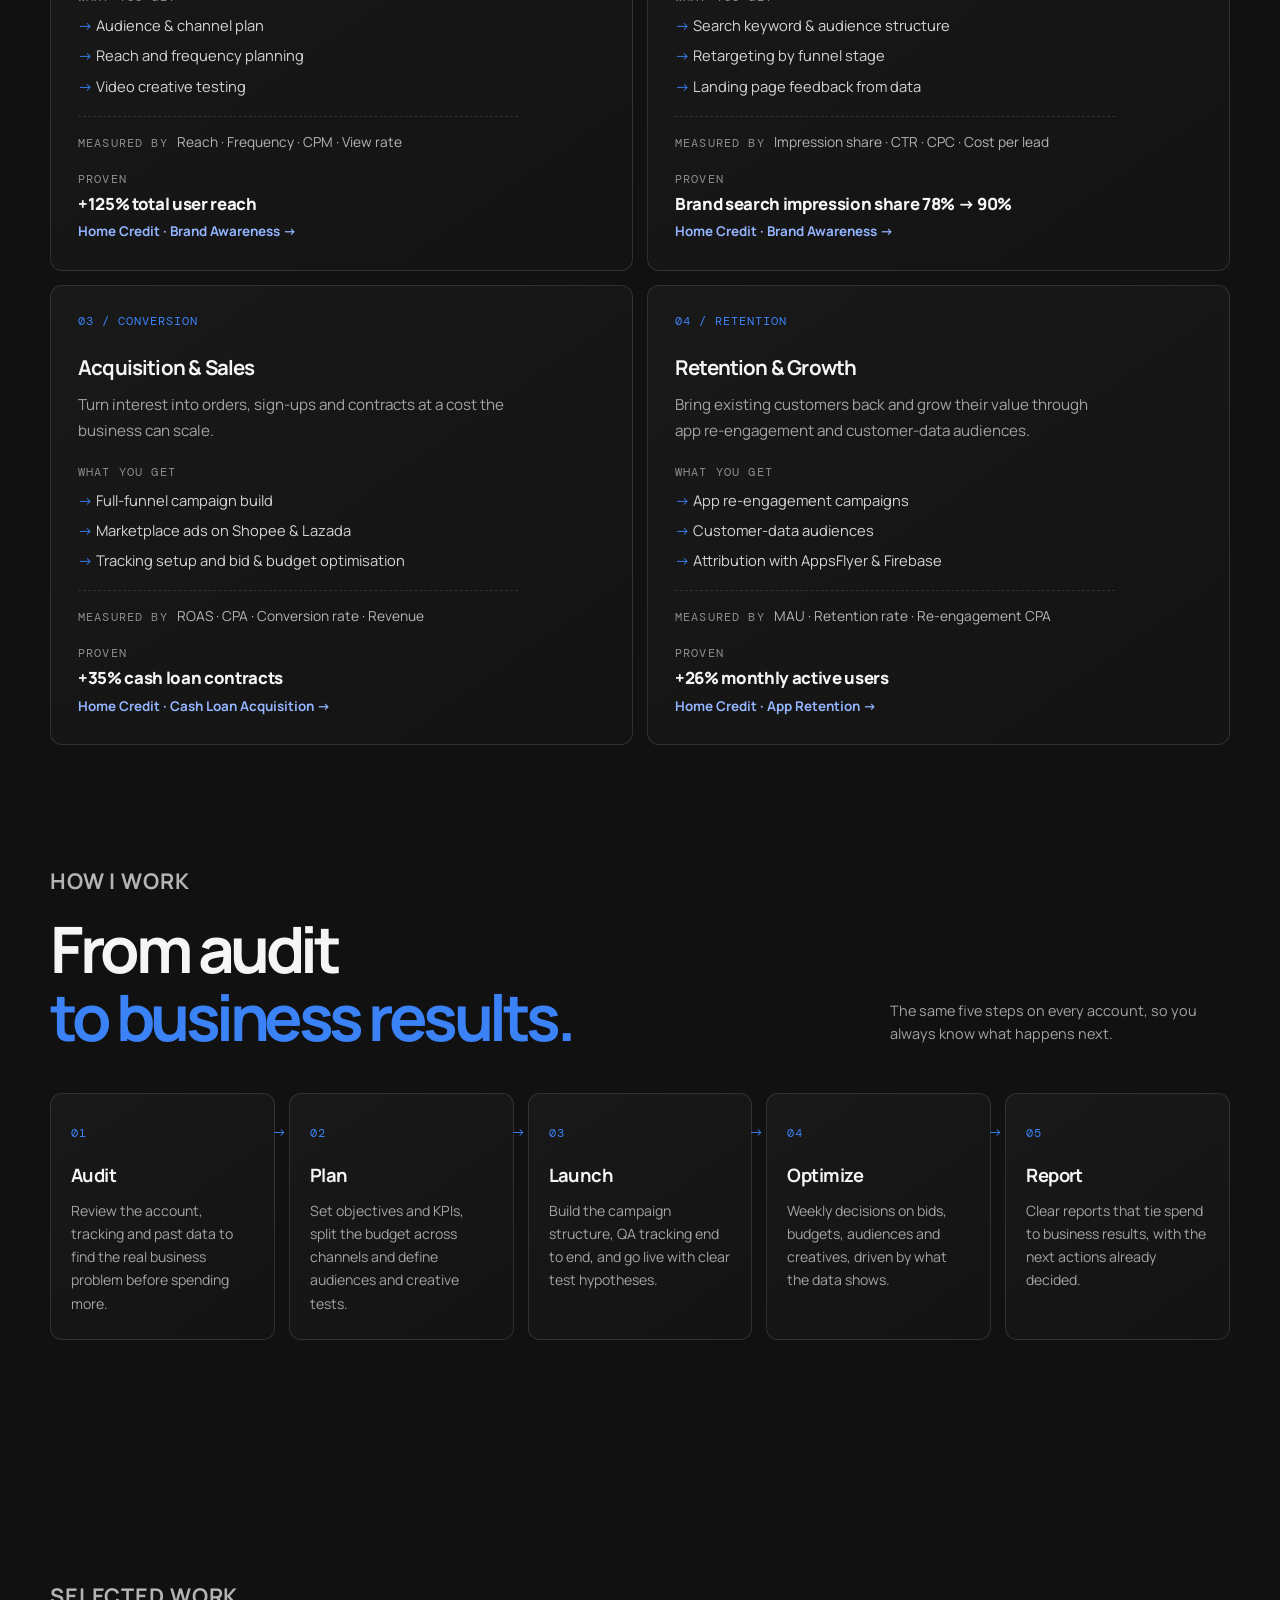
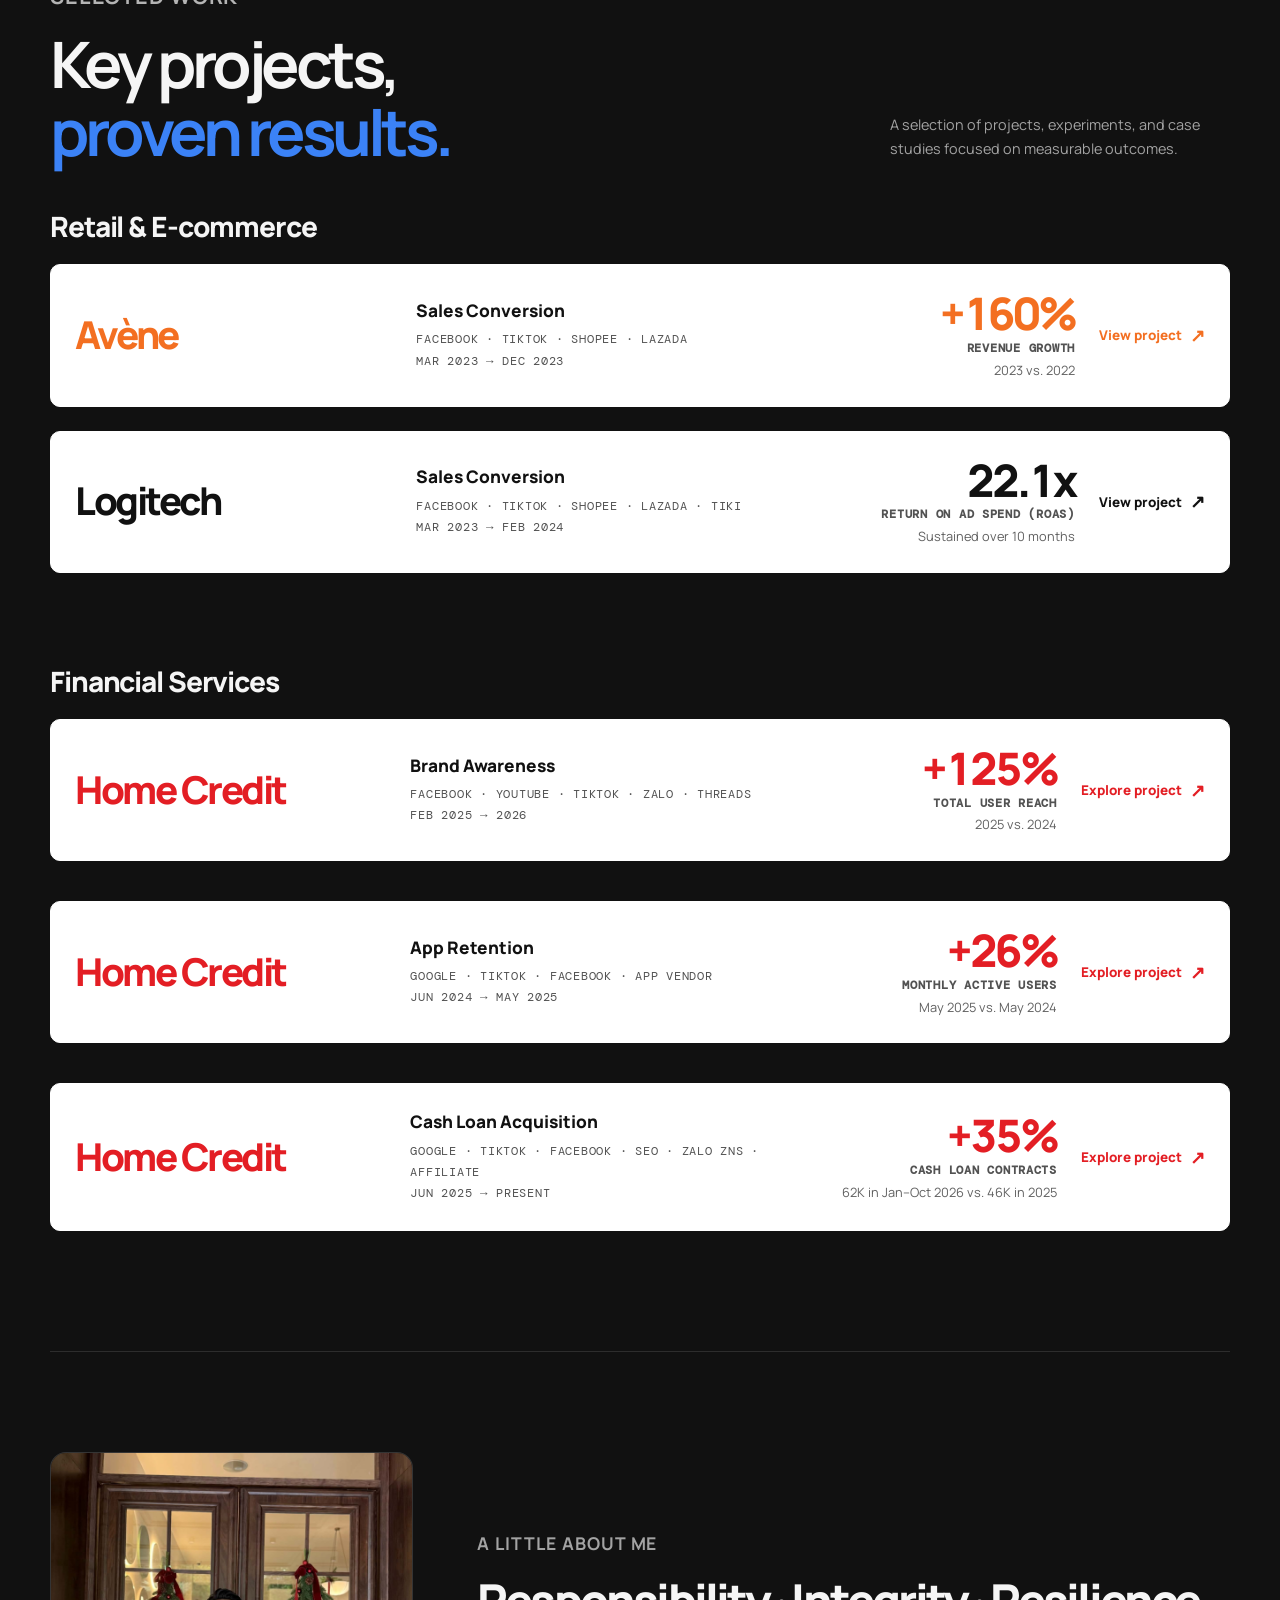
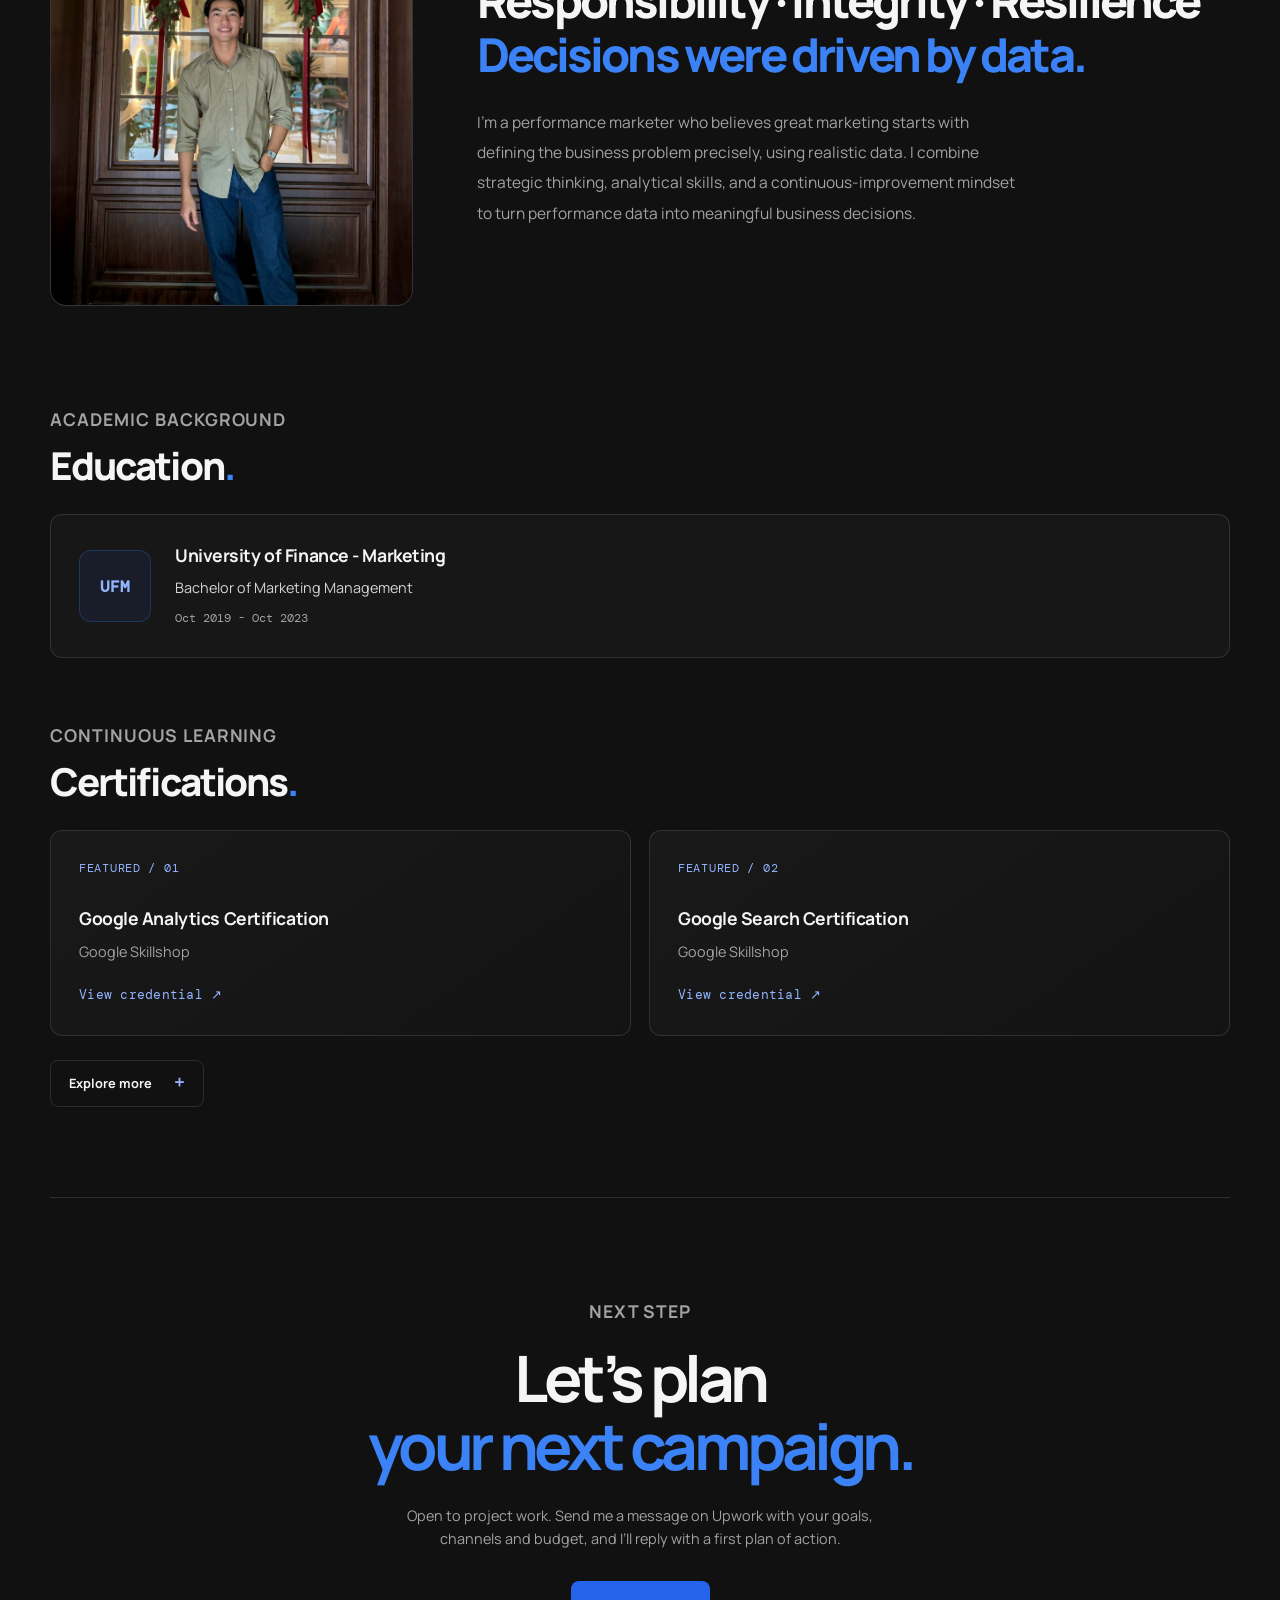
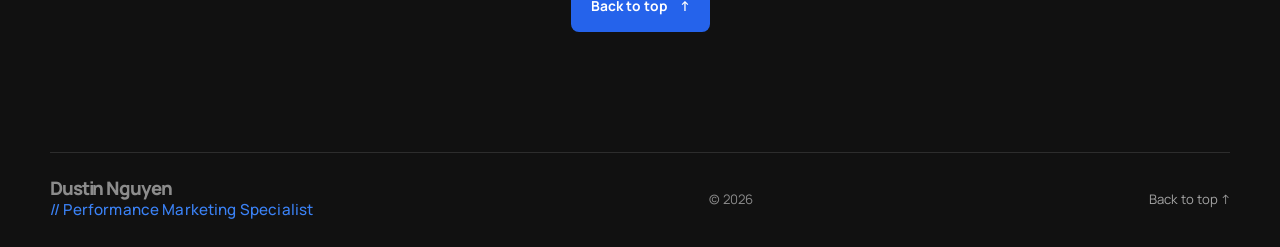
<file: work.html>
<!DOCTYPE html>
<html lang="en">
<head>
  <meta charset="UTF-8" />
  <meta name="viewport" content="width=device-width, initial-scale=1.0" />
  <meta name="description" content="Performance marketer in Vietnam managing 5B+ VND per month in media budget across 20+ brands." />
  <link rel="canonical" href="https://dustinngmarketing.com/work.html" />
  <meta name="robots" content="noindex" />
  <link rel="icon" href="favicon.svg" type="image/svg+xml" />
  <link rel="apple-touch-icon" href="apple-touch-icon.png" />
  <meta property="og:type" content="website" />
  <meta property="og:site_name" content="Dustin Nguyen | Performance Marketing Portfolio" />
  <meta property="og:title" content="Dustin Nguyen | Selected Work" />
  <meta property="og:description" content="Performance marketer in Vietnam managing 5B+ VND per month in media budget across 20+ brands." />
  <meta property="og:url" content="https://dustinngmarketing.com/work.html" />
  <meta property="og:image" content="https://dustinngmarketing.com/og-image.png" />
  <meta property="og:image:width" content="1200" />
  <meta property="og:image:height" content="630" />
  <meta property="og:image:alt" content="Dustin Nguyen, Performance Marketing Specialist" />
  <meta name="twitter:card" content="summary_large_image" />
  <title>Dustin Nguyen | Selected Work</title>
  <link rel="preconnect" href="https://fonts.googleapis.com">
  <link rel="preconnect" href="https://fonts.gstatic.com" crossorigin>
  <link href="https://fonts.googleapis.com/css2?family=DM+Mono:wght@400;500&family=Manrope:wght@400;500;600;700;800&display=swap" rel="stylesheet">
  <link rel="stylesheet" href="style.css?v=22">
</head>
<body>
  <header class="site-header">
    <a class="brand" href="#home" aria-label="Dustin Nguyen home">
      <span class="brand-name">Dustin Nguyen</span>
      <span class="brand-role">// Performance Marketing Specialist</span>
    </a>

    <nav class="main-nav" aria-label="Main navigation">
      <a class="nav-link active" href="#home">Home</a>
      <a class="nav-link" href="#expertise">Expertise</a>
      <a class="nav-link" href="#process">Process</a>
      <a class="nav-link" href="#work">Portfolio</a>
      <a class="nav-link" href="#about">About</a>
    </nav>

    <a class="header-cta" href="#work">View case studies <span aria-hidden="true">→</span></a>
    <button class="menu-toggle" aria-label="Toggle navigation" aria-expanded="false">
      <span></span><span></span>
    </button>
  </header>

  <main>
    <section class="hero section-wrap" id="home">
      <div class="hero-content">
        <div class="hero-intro">
          <img class="hero-avatar" src="portrait.jpg?v=1" alt="" width="64" height="64">
          <div class="hero-intro__text"><span class="hero-hello">Hi, I’m Dustin Nguyen</span><span class="hero-role">Based in Vietnam, I specialize in helping you with</span></div>
        </div>
        <h1>Turning Data Into<br><span class="accent">Business Growth.</span></h1>
        <p class="hero-copy">
          I plan and optimize paid media across search, social and e-commerce platforms, and turn performance data into clear decisions that grow revenue. I’ve worked with 20+ brands across different industries, managing over VND 5B in media spend each month.
        </p>
        <div class="hero-actions">
          <a class="button button-primary" href="#work">View case studies <span aria-hidden="true">→</span></a>
          <a class="button button-secondary" href="#process">How I work <span aria-hidden="true">→</span></a>
          <!-- Hidden until cv.pdf is added to the repo root:
          <a class="button button-ghost" href="cv.pdf" download>Download CV <span aria-hidden="true">↓</span></a>
          -->
        </div>
        <div class="hero-meta">
          <span>SEARCH · SOCIAL</span>
          <span class="meta-line"></span>
          <span>MARKETPLACE ADS</span>
        </div>
      </div>

      <aside class="hero-visual experience-panel" aria-labelledby="experience-title">
        <div class="visual-grid" aria-hidden="true"></div>
        <div class="experience-heading"><span class="experience-status" aria-hidden="true"></span><h2 id="experience-title">Experience at a glance</h2></div>
        <dl class="experience-stats">
          <div class="experience-budget">
            <dt>Average media budget managed</dt>
            <dd><span class="experience-currency">VND</span> <span class="experience-budget-value"><span data-count="5">5</span>B<span class="experience-plus">+</span></span><span class="experience-period">/ month</span></dd>
          </div>
          <div class="experience-stat">
            <dt>Brands</dt>
            <dd><span data-count="20">20</span><span class="experience-plus">+</span></dd>
            <p>Across four<br>industries</p>
          </div>
          <div class="experience-stat">
            <dt>Analytics &amp; attribution tools</dt>
            <dd><span data-count="5">5</span><span class="experience-plus">+</span></dd>
            <p>GA4 · AppsFlyer<br>Firebase · Branch</p>
          </div>
        </dl>
        <div class="experience-results" aria-label="Headline results">
          <p class="experience-results__label">Headline results</p>
          <div class="experience-results__grid">
            <a class="result-chip" href="homecredit-customer-acquisition.html?view=upwork"><span class="result-chip__value">+<span data-count="41">41</span>%</span><span class="result-chip__label"><span class="result-chip__metric">Contracts</span><span class="result-chip__brand">Home Credit</span></span></a>
            <a class="result-chip" href="logitech.html?view=upwork"><span class="result-chip__value"><span data-count="22.1" data-decimals="1">22.1</span>x</span><span class="result-chip__label"><span class="result-chip__metric">ROAS</span><span class="result-chip__brand">Logitech</span></span></a>
            <a class="result-chip" href="avene.html?view=upwork"><span class="result-chip__value">+<span data-count="160">160</span>%</span><span class="result-chip__label"><span class="result-chip__metric">Revenue</span><span class="result-chip__brand">Avène</span></span></a>
          </div>
        </div>
        <div class="experience-industries" aria-label="Industry experience">
          <span>Finance</span>
          <span>Retail</span>
          <span>Real Estate</span>
          <span>Industrial Automation</span>
        </div>
        <div class="experience-footer"><span>KEY PROJECTS · 2023 TO NOW</span><a href="#work">Read them <span aria-hidden="true">→</span></a></div>
      </aside>
    
    </section>

    <div class="platform-strip" aria-label="Platforms and tools I work with">
      <div class="platform-track">
        <ul class="platform-list">
          <li>Facebook</li><li>Google Search</li><li>YouTube</li><li>TikTok</li><li>Shopee</li><li>Lazada</li><li>Tiki</li><li>Zalo</li><li>Threads</li><li class="is-tool">GA4</li><li class="is-tool">AppsFlyer</li><li class="is-tool">Firebase</li><li class="is-tool">Branch</li>
        </ul>
        <ul class="platform-list" aria-hidden="true">
          <li>Facebook</li><li>Google Search</li><li>YouTube</li><li>TikTok</li><li>Shopee</li><li>Lazada</li><li>Tiki</li><li>Zalo</li><li>Threads</li><li class="is-tool">GA4</li><li class="is-tool">AppsFlyer</li><li class="is-tool">Firebase</li><li class="is-tool">Branch</li>
        </ul>
      </div>
    </div>

    <section class="content-section section-wrap" id="expertise">
      <div class="section-heading">
        <p class="eyebrow">WHAT I DO</p>
        <h2>Impact across<br><span class="accent">the full journey.</span></h2>
      </div>
      <div class="expertise-grid">
        <article class="expertise-card service-card reveal"><span class="card-index">01 / AWARENESS</span><h3>Brand Awareness</h3><p>Build reach and recall with the right audience, so the brand is already known when people are ready to buy.</p>
          <p class="service-label">What you get</p><ul class="service-list"><li>Audience &amp; channel plan</li><li>Reach and frequency planning</li><li>Video creative testing</li></ul>
          <p class="service-kpi"><span>Measured by</span> Reach · Frequency · CPM · View rate</p>
          <a class="service-proof" href="homecredit-brand-awareness.html?view=upwork"><span class="service-proof__label">Proven</span><span class="service-proof__value">+125% total user reach</span><span class="service-proof__meta">Home Credit · Brand Awareness <span aria-hidden="true">→</span></span></a></article>
        <article class="expertise-card service-card reveal"><span class="card-index">02 / CONSIDERATION</span><h3>Consideration</h3><p>Show up while people search and compare, with search, social and retargeting that keep the brand on their shortlist.</p>
          <p class="service-label">What you get</p><ul class="service-list"><li>Search keyword &amp; audience structure</li><li>Retargeting by funnel stage</li><li>Landing page feedback from data</li></ul>
          <p class="service-kpi"><span>Measured by</span> Impression share · CTR · CPC · Cost per lead</p>
          <a class="service-proof" href="homecredit-brand-awareness.html?view=upwork"><span class="service-proof__label">Proven</span><span class="service-proof__value">Brand search impression share 78% → 90%</span><span class="service-proof__meta">Home Credit · Brand Awareness <span aria-hidden="true">→</span></span></a></article>
        <article class="expertise-card service-card reveal"><span class="card-index">03 / CONVERSION</span><h3>Acquisition &amp; Sales</h3><p>Turn interest into orders, sign-ups and contracts at a cost the business can scale.</p>
          <p class="service-label">What you get</p><ul class="service-list"><li>Full-funnel campaign build</li><li>Marketplace ads on Shopee &amp; Lazada</li><li>Tracking setup and bid &amp; budget optimisation</li></ul>
          <p class="service-kpi"><span>Measured by</span> ROAS · CPA · Conversion rate · Revenue</p>
          <a class="service-proof" href="homecredit-customer-acquisition.html?view=upwork"><span class="service-proof__label">Proven</span><span class="service-proof__value">+35% cash loan contracts</span><span class="service-proof__meta">Home Credit · Cash Loan Acquisition <span aria-hidden="true">→</span></span></a></article>
        <article class="expertise-card service-card reveal"><span class="card-index">04 / RETENTION</span><h3>Retention &amp; Growth</h3><p>Bring existing customers back and grow their value through app re-engagement and customer-data audiences.</p>
          <p class="service-label">What you get</p><ul class="service-list"><li>App re-engagement campaigns</li><li>Customer-data audiences</li><li>Attribution with AppsFlyer &amp; Firebase</li></ul>
          <p class="service-kpi"><span>Measured by</span> MAU · Retention rate · Re-engagement CPA</p>
          <a class="service-proof" href="homecredit-app-retention.html?view=upwork"><span class="service-proof__label">Proven</span><span class="service-proof__value">+26% monthly active users</span><span class="service-proof__meta">Home Credit · App Retention <span aria-hidden="true">→</span></span></a></article>
      </div>
    </section>

    <section class="content-section section-wrap process-section" id="process" aria-labelledby="process-title">
      <div class="section-heading section-heading-row">
        <div><p class="eyebrow">HOW I WORK</p><h2 id="process-title">From audit<br><span class="accent">to business results.</span></h2></div>
        <p class="section-intro">The same five steps on every account, so you always know what happens next.</p>
      </div>
      <ol class="process-grid">
          <li class="process-step reveal"><span class="process-index">01</span><h3>Audit</h3><p>Review the account, tracking and past data to find the real business problem before spending more.</p></li>
          <li class="process-step reveal"><span class="process-index">02</span><h3>Plan</h3><p>Set objectives and KPIs, split the budget across channels and define audiences and creative tests.</p></li>
          <li class="process-step reveal"><span class="process-index">03</span><h3>Launch</h3><p>Build the campaign structure, QA tracking end to end, and go live with clear test hypotheses.</p></li>
          <li class="process-step reveal"><span class="process-index">04</span><h3>Optimize</h3><p>Weekly decisions on bids, budgets, audiences and creatives, driven by what the data shows.</p></li>
          <li class="process-step reveal"><span class="process-index">05</span><h3>Report</h3><p>Clear reports that tie spend to business results, with the next actions already decided.</p></li>
      </ol>
    </section>

    <section class="content-section section-wrap" id="work">
      <div class="section-heading section-heading-row">
        <div><p class="eyebrow">SELECTED WORK</p><h2>Key projects,<br><span class="accent">proven results.</span></h2></div>
        <p class="section-intro">A selection of projects, experiments, and case studies focused on measurable outcomes.</p>
      </div>
        <div class="work-categories">
          <div class="work-category">
            <h3 class="work-category-title">Retail &amp; E-commerce</h3>
            <a class="reveal project-row project-avene" href="avene.html?view=upwork" aria-label="View Avène case study">
              <div class="project-brand"><span class="project-name">Avène</span></div>
              <div class="project-summary">
                <h4>Sales Conversion</h4>
                <p>FACEBOOK · TIKTOK · SHOPEE · LAZADA<br>MAR 2023 → DEC 2023</p>
              </div>
              <div class="project-metric">
                <span class="project-metric__value">+160%</span>
                <span class="project-metric__label">Revenue Growth</span>
                <span class="project-metric__period">2023 vs. 2022</span>
              </div>
              <span class="project-arrow">View project <span aria-hidden="true">↗</span></span>
            </a>

          <a class="reveal project-row project-logitech" href="logitech.html?view=upwork" aria-label="View Logitech case study">
            <div class="project-brand"><span class="project-name">Logitech</span></div>
            <div class="project-summary">
              <h4>Sales Conversion</h4>
              <p>FACEBOOK · TIKTOK · SHOPEE · LAZADA · TIKI<br>MAR 2023 → FEB 2024</p>
            </div>
            <div class="project-metric">
              <span class="project-metric__value">22.1x</span>
              <span class="project-metric__label">Return on Ad Spend (ROAS)</span>
              <span class="project-metric__period">Sustained over 10 months</span>
            </div>
            <span class="project-arrow">View project <span aria-hidden="true">↗</span></span>
          </a>
          </div>

        <div class="work-category">
          <h3 class="work-category-title work-category-title--finance">Financial Services</h3>
          <!-- Home Credit: Brand Awareness -->
<a class="reveal project-row project-homecredit"
   href="homecredit-brand-awareness.html?view=upwork"
   aria-label="View Home Credit Brand Awareness case study">

  <div class="project-brand">
    <span class="project-name">Home Credit</span>
  </div>

  <div class="project-summary">
    <h4>Brand Awareness</h4>
    <p>FACEBOOK · YOUTUBE · TIKTOK · ZALO · THREADS<br> FEB 2025 → 2026</p>
  </div>

  <div class="project-metric">
    <span class="project-metric__value">+125%</span>
    <span class="project-metric__label">Total User Reach</span>
    <span class="project-metric__period">2025 vs. 2024</span>
  </div>

  <span class="project-arrow">
    Explore project <span aria-hidden="true">↗</span>
  </span>
</a>

<!-- Home Credit: App Retention -->
<a class="reveal project-row project-homecredit"
   href="homecredit-app-retention.html?view=upwork"
   aria-label="View Home Credit App Retention case study">

  <div class="project-brand">
    <span class="project-name">Home Credit</span>
  </div>

  <div class="project-summary">
    <h4>App Retention</h4>
    <p>GOOGLE · TIKTOK · FACEBOOK · APP VENDOR<br> JUN 2024 → MAY 2025</p>
  </div>

  <div class="project-metric">
    <span class="project-metric__value">+26%</span>
    <span class="project-metric__label">Monthly Active Users</span>
    <span class="project-metric__period">May 2025 vs. May 2024</span>
  </div>

  <span class="project-arrow">
    Explore project <span aria-hidden="true">↗</span>
  </span>
</a>

<!-- Home Credit: Customer Acquisition -->
<a class="reveal project-row project-homecredit"
   href="homecredit-customer-acquisition.html?view=upwork"
   aria-label="View Home Credit Customer Acquisition case study">

  <div class="project-brand">
    <span class="project-name">Home Credit</span>
  </div>

  <div class="project-summary">
    <h4>Cash Loan Acquisition</h4>
    <p>GOOGLE · TIKTOK · FACEBOOK · SEO · ZALO ZNS · AFFILIATE<br> JUN 2025 → PRESENT</p>
  </div>

  <div class="project-metric">
    <span class="project-metric__value">+35%</span>
    <span class="project-metric__label">Cash Loan Contracts</span>
    <span class="project-metric__period">62K in Jan–Oct 2026 vs. 46K in 2025</span>
  </div>

  <span class="project-arrow">
    Explore project <span aria-hidden="true">↗</span>
  </span>
</a>
        </div>
      </div>
    </section>

    <section class="about-section section-wrap" id="about">
      <figure class="about-portrait">
        <img class="about-photo" src="portrait.jpg?v=1" alt="Portrait of Dustin Nguyen" width="800" height="1000" loading="lazy" />
        <div class="portrait-placeholder"><span class="portrait-monogram" aria-hidden="true">DN</span><span>Portrait coming soon</span></div>
      </figure>
      <div class="about-content">
        <p class="eyebrow">A LITTLE ABOUT ME</p>
        <h2>Responsibility · Integrity · Resilience<br><span class="accent">Decisions were driven by data.</span></h2>
        <p class="about-copy">I’m a performance marketer who believes great marketing starts with defining the business problem precisely, using realistic data. I combine strategic thinking, analytical skills, and a continuous-improvement mindset to turn performance data into meaningful business decisions.</p>
      </div>
    </section>

    <section class="credentials-section section-wrap" aria-label="Education and certifications">
      <div class="education-block" aria-labelledby="education-title">
        <p class="eyebrow">ACADEMIC BACKGROUND</p><h2 id="education-title">Education<span class="accent">.</span></h2>
        <article class="education-card">
          <span class="education-mark" aria-hidden="true">UFM</span>
          <div><h3>University of Finance - Marketing</h3><p>Bachelor of Marketing Management</p><span class="credential-meta">Oct 2019 - Oct 2023</span></div>
        </article>
      </div>
      <div class="certification-block" aria-labelledby="certification-title">
        <div class="credentials-heading"><div><p class="eyebrow">CONTINUOUS LEARNING</p><h2 id="certification-title">Certifications<span class="accent">.</span></h2></div></div>
        <div class="certification-grid">
          <article class="certification-card"><span class="credential-tag">FEATURED / 01</span><h3>Google Analytics Certification</h3><p>Google Skillshop</p><a class="credential-link" href="https://skillshop.credential.net/55fb4c5f-3892-48d2-ac00-73f4f07f32c2#acc.UNwMOPA9" target="_blank" rel="noopener noreferrer" aria-label="View Google Analytics Certification credential (opens in a new tab)">View credential <span aria-hidden="true">↗</span></a></article>
          <article class="certification-card"><span class="credential-tag">FEATURED / 02</span><h3>Google Search Certification</h3><p>Google Skillshop</p><a class="credential-link" href="https://skillshop.credential.net/456eccb6-3a97-4d60-8e0a-9578206f8fc6" target="_blank" rel="noopener noreferrer" aria-label="View Google Search Certification credential (opens in a new tab)">View credential <span aria-hidden="true">↗</span></a></article>
        </div>
        <details class="more-certifications">
          <summary><span class="more-label">Explore more</span><span class="less-label">Show less</span><span class="expand-icon" aria-hidden="true">+</span></summary>
          <div class="additional-certifications">
            <article class="certification-entry"><h3>Dive Deeper into GA4 Data and Reports</h3><p>Google Skillshop</p><a class="credential-link" href="https://skillshop.credential.net/c9c14157-198e-4220-8a6a-468b323f40af#acc.x8w0Oyb3" target="_blank" rel="noopener noreferrer" aria-label="View Dive Deeper into GA4 Data and Reports credential (opens in a new tab)">View credential <span aria-hidden="true">↗</span></a></article>
            <article class="certification-entry"><h3>Manage GA4 Data and Learn to Read Reports</h3><p>Google Skillshop</p><a class="credential-link" href="https://skillshop.credential.net/d78d8699-767d-46d6-a574-ea1266d2ecaf#acc.ZXNbazjd" target="_blank" rel="noopener noreferrer" aria-label="View Manage GA4 Data and Learn to Read Reports credential (opens in a new tab)">View credential <span aria-hidden="true">↗</span></a></article>
            <article class="certification-entry"><h3>Use GA4 with other Tools and Data Sources</h3><p>Google Skillshop</p><a class="credential-link" href="https://skillshop.credential.net/541feb1d-1f41-49d6-b814-5a9a55a5ca68" target="_blank" rel="noopener noreferrer" aria-label="View Use GA4 with other Tools and Data Sources credential (opens in a new tab)">View credential <span aria-hidden="true">↗</span></a></article>
          </div>
        </details>
      </div>
    </section>

    <section class="contact-section section-wrap" id="next-step" aria-labelledby="next-title">
      <p class="eyebrow">NEXT STEP</p>
      <h2 id="next-title">Let’s plan<br><span class="accent">your next campaign.</span></h2>
      <p class="contact-intro">Open to project work. Send me a message on Upwork with your goals, channels and budget, and I’ll reply with a first plan of action.</p>
      <a class="button button-primary" href="#home">Back to top <span aria-hidden="true">↑</span></a>
    </section>
  </main>

  <footer class="site-footer section-wrap"><a class="brand" href="#home"><span class="brand-name">Dustin Nguyen</span><span class="brand-role">// Performance Marketing Specialist</span></a><span>© <span id="year">2026</span></span><a href="#home" class="back-top">Back to top ↑</a></footer>

  <script>
    const portrait = document.querySelector('.about-photo');
    function showPortrait() {
      if (!portrait?.naturalWidth) return;
      portrait.hidden = false;
      document.querySelector('.portrait-placeholder').hidden = true;
    }
    portrait?.addEventListener('load', showPortrait);
    portrait?.addEventListener('error', () => { portrait.hidden = true; document.querySelector('.portrait-placeholder').hidden = false; });
    if (portrait?.complete) showPortrait();
    const toggle = document.querySelector('.menu-toggle');
    const nav = document.querySelector('.main-nav');
    toggle?.addEventListener('click', () => {
      const open = nav.classList.toggle('is-open');
      toggle.setAttribute('aria-expanded', String(open));
    });
    nav?.querySelectorAll('a').forEach(link => link.addEventListener('click', () => {
      nav.classList.remove('is-open');
      toggle?.setAttribute('aria-expanded', 'false');
    }));

    try { sessionStorage.setItem('view', 'upwork'); } catch (e) {}
    document.querySelector('#year').textContent = new Date().getFullYear();
    // NEW: count-up + reveal on scroll (skipped when the user prefers reduced motion)
    const reduceMotion = window.matchMedia('(prefers-reduced-motion: reduce)').matches;
    if (!reduceMotion && 'IntersectionObserver' in window) {
      const countUp = el => {
        const target = parseFloat(el.dataset.count), dec = +(el.dataset.decimals || 0), dur = 1600, t0 = performance.now();
        const animDec = target < 10 ? Math.max(dec, 1) : dec; // small numbers tick in decimals so 0→5 looks smooth
        const tick = now => {
          const p = Math.min(Math.max((now - t0) / dur, 0), 1), eased = 1 - Math.pow(1 - p, 3);
          el.textContent = p < 1 ? (target * eased).toFixed(animDec) : target.toFixed(dec);
          if (p < 1) requestAnimationFrame(tick);
        };
        requestAnimationFrame(tick);
      };
      const io = new IntersectionObserver(entries => entries.forEach(e => {
        if (!e.isIntersecting) return;
        if (e.target.dataset.count) countUp(e.target); else e.target.classList.add('is-visible');
        io.unobserve(e.target);
      }), { threshold: .2 });
      document.querySelectorAll('[data-count]').forEach(el => { el.textContent = (0).toFixed(+(el.dataset.decimals || 0)); io.observe(el); });
      document.documentElement.classList.add('js-reveal');
      document.querySelectorAll('.reveal').forEach(el => io.observe(el));
    }
  </script>
</body>
</html>
</file>
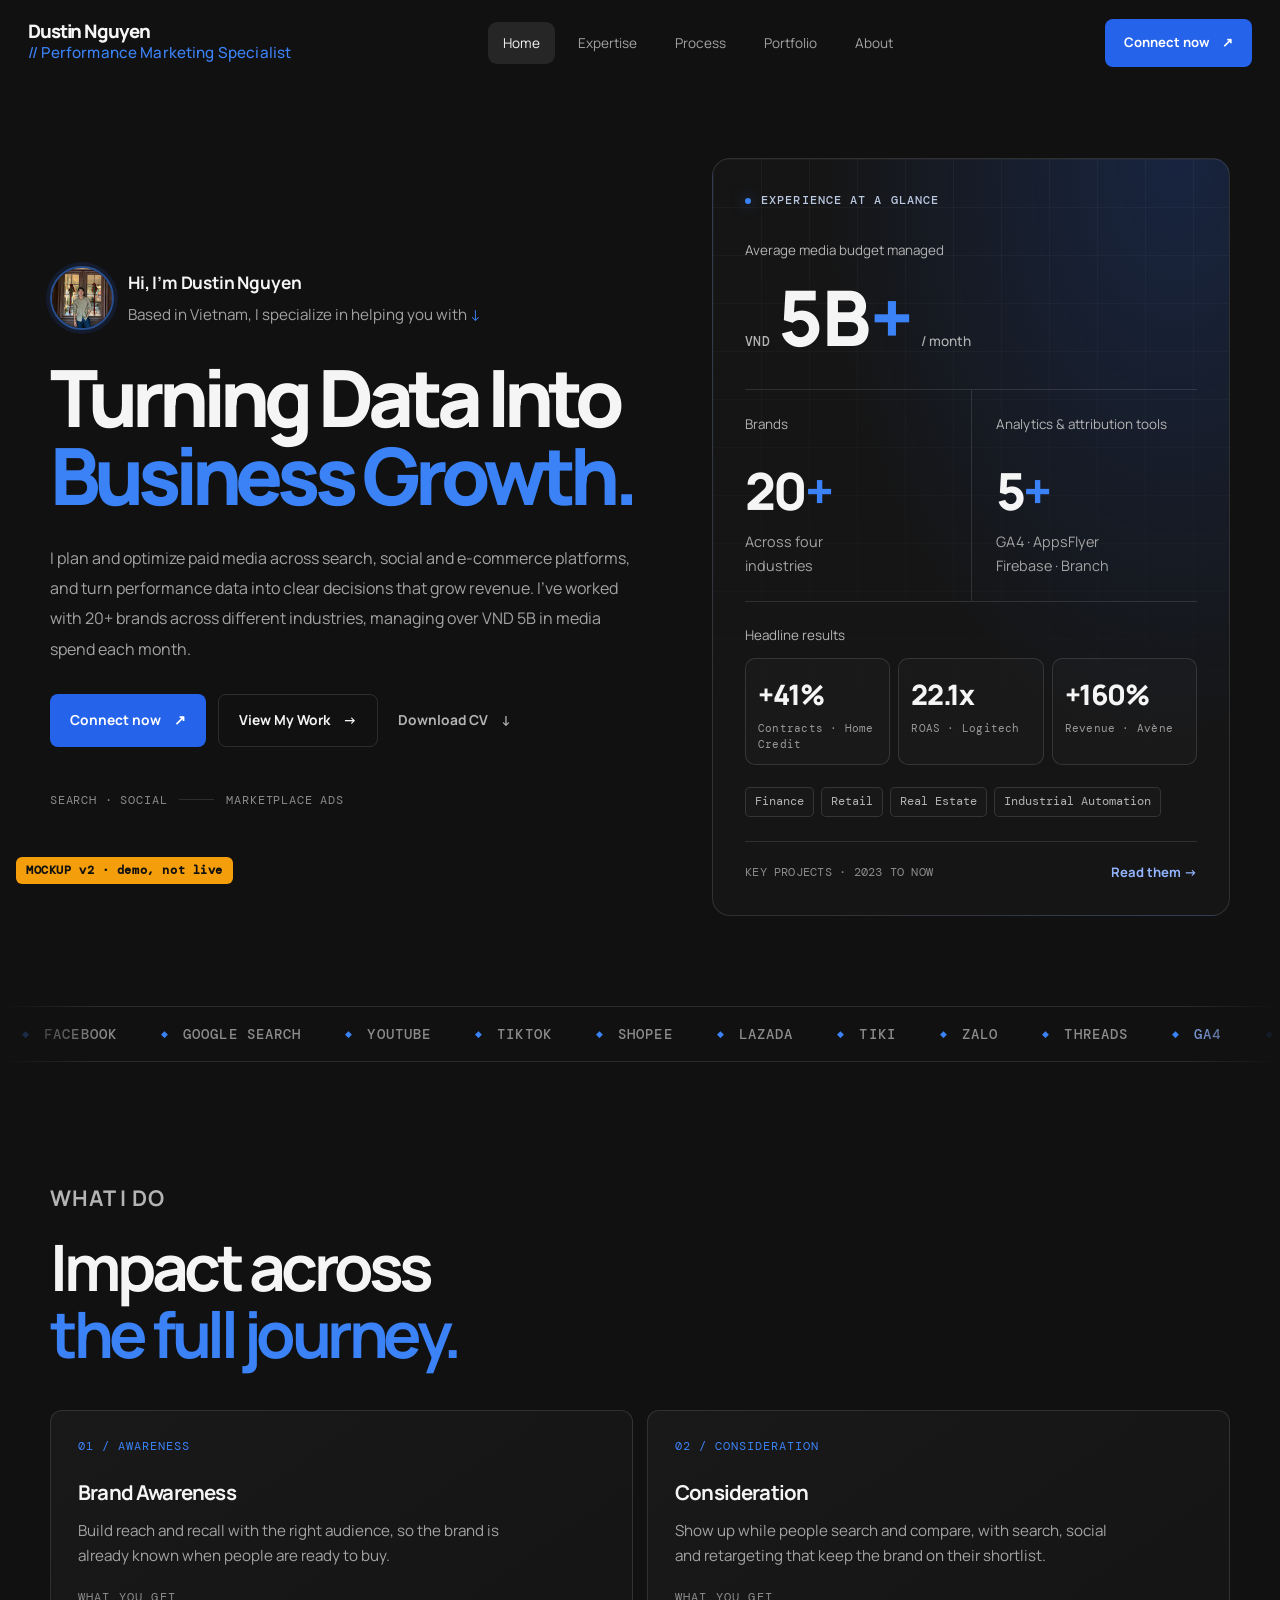
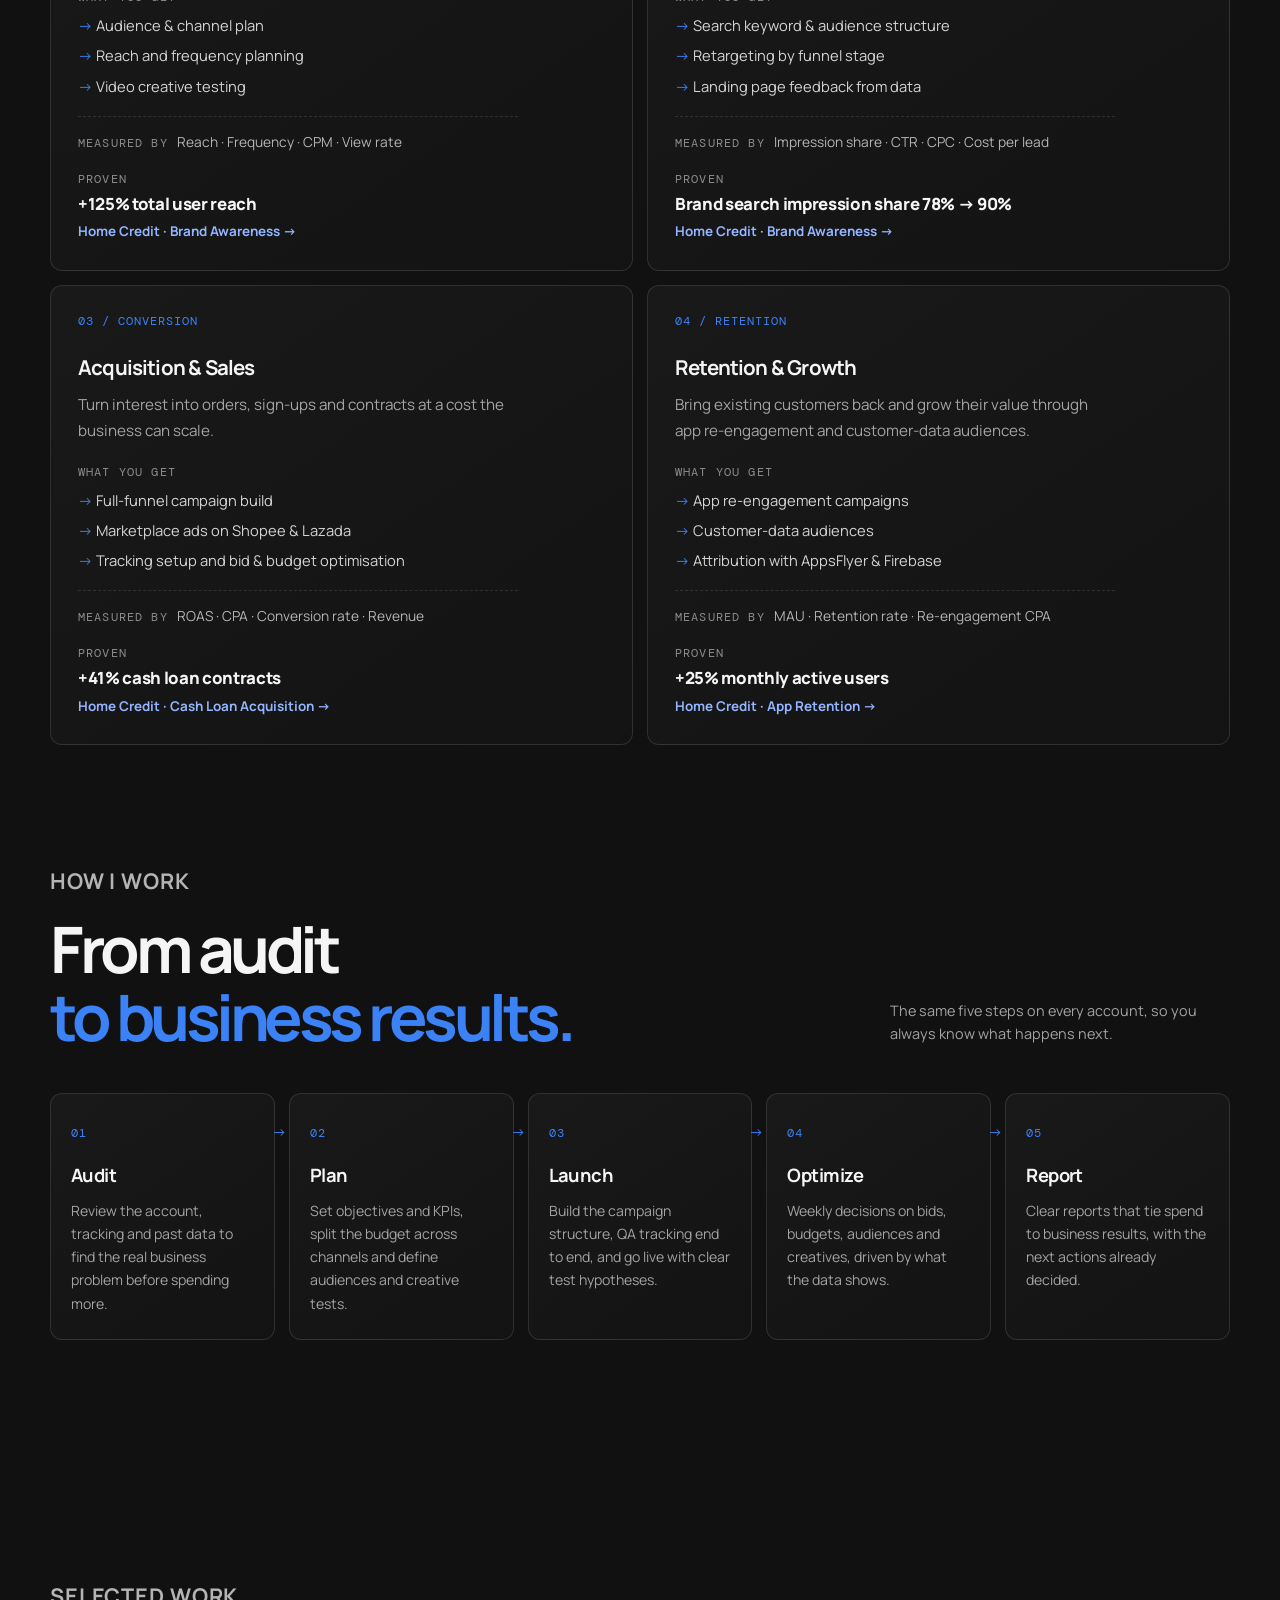
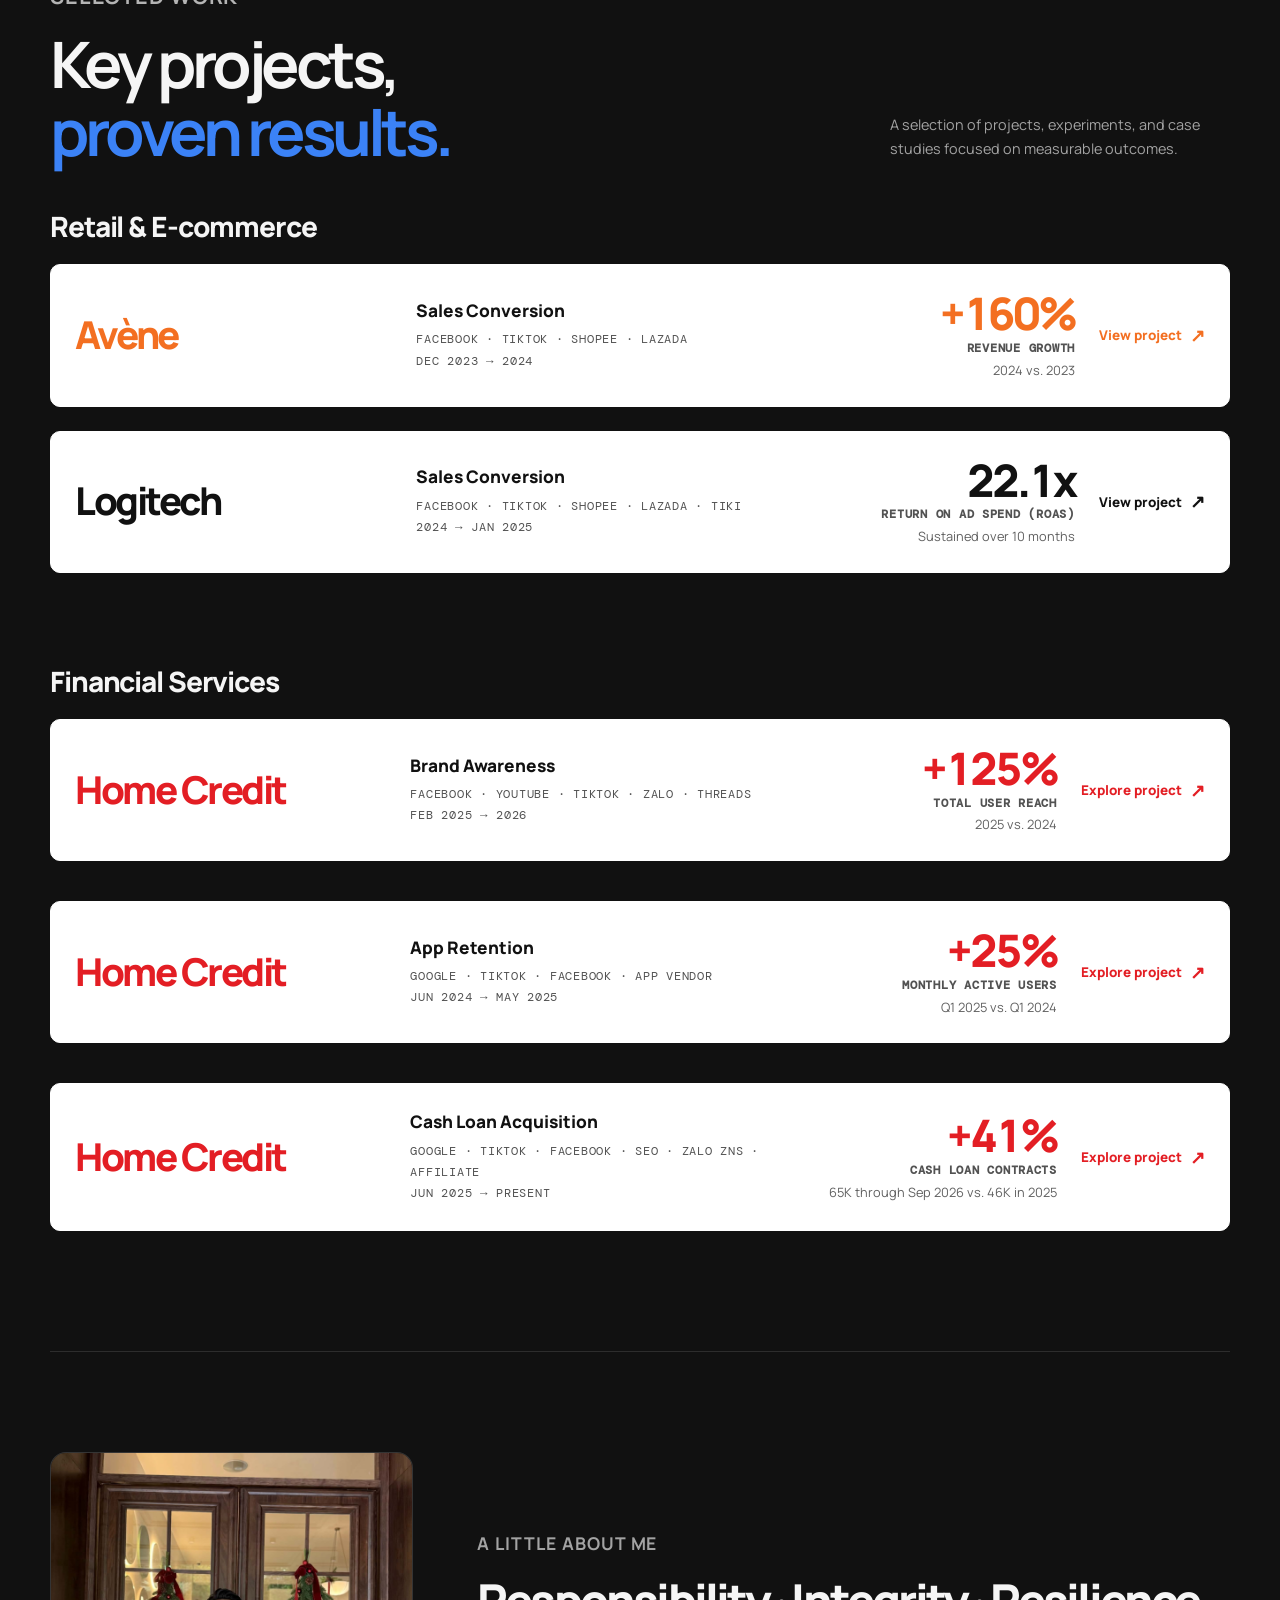
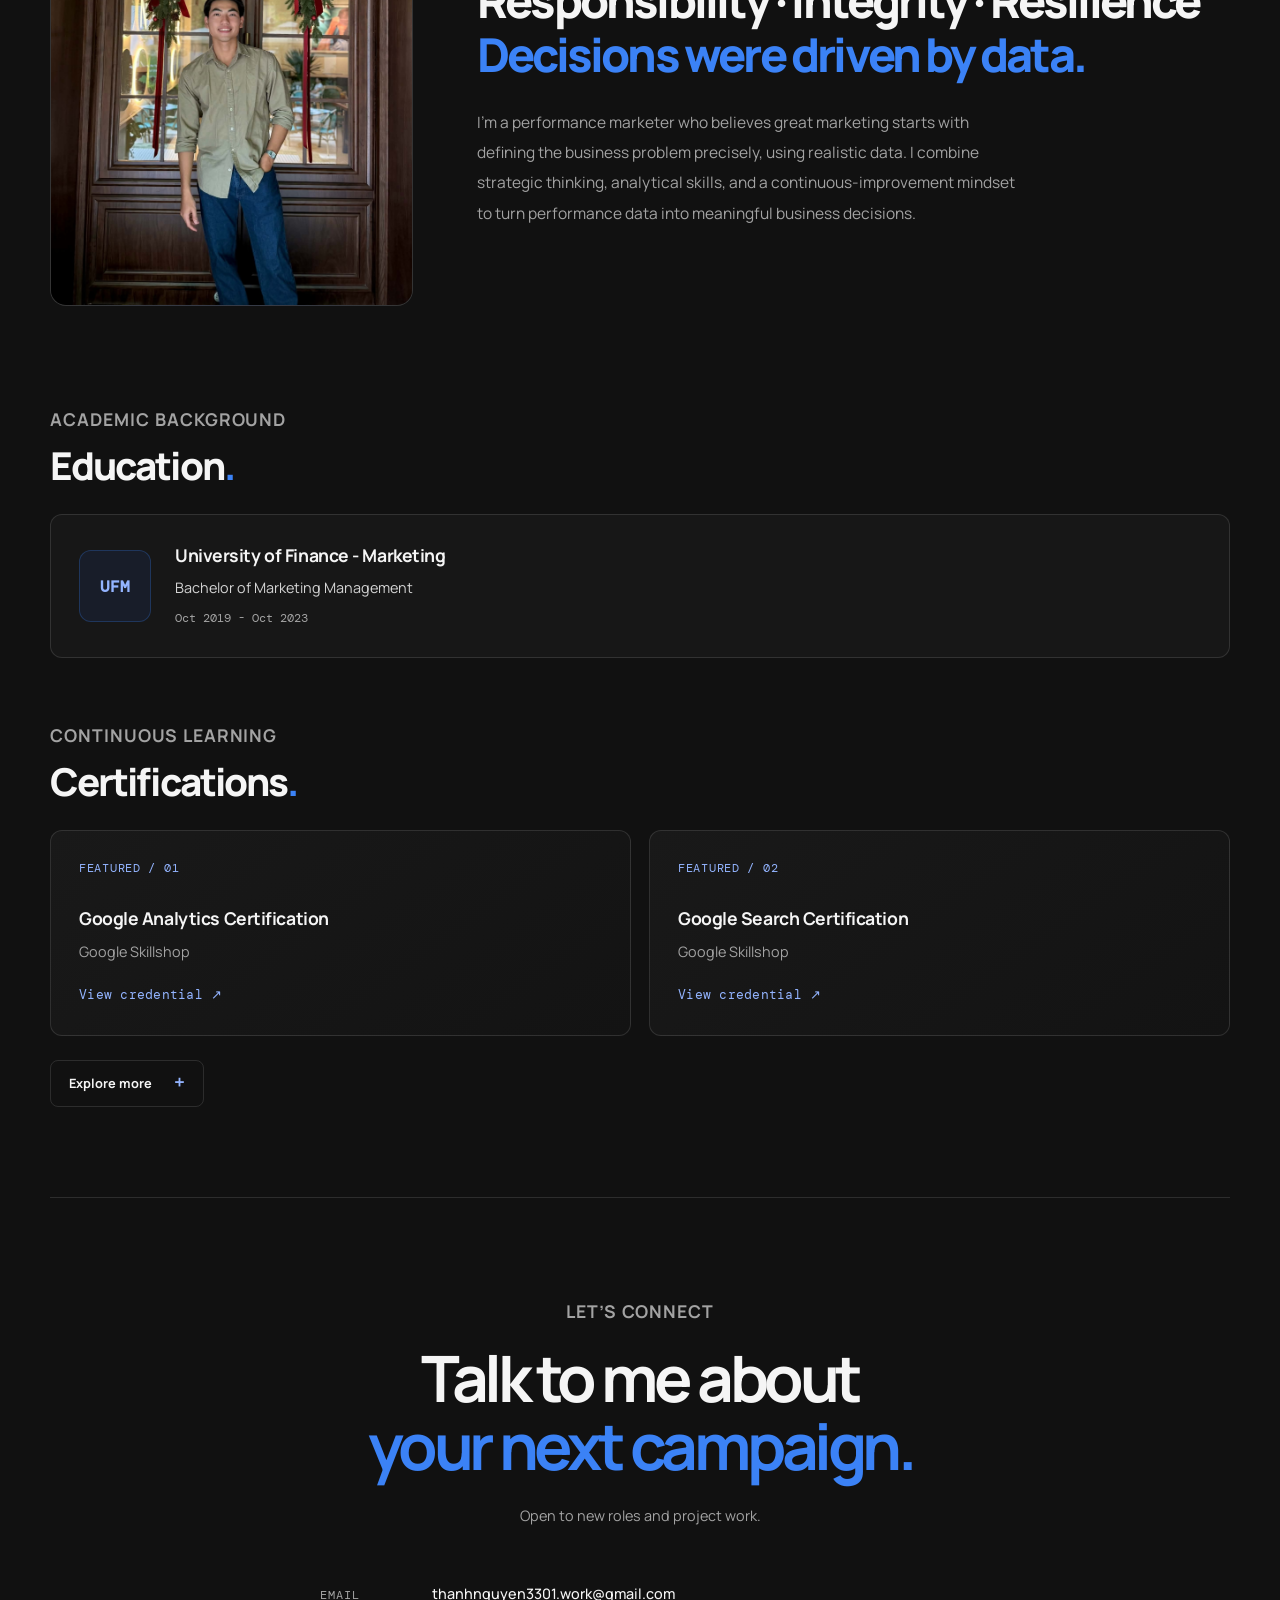
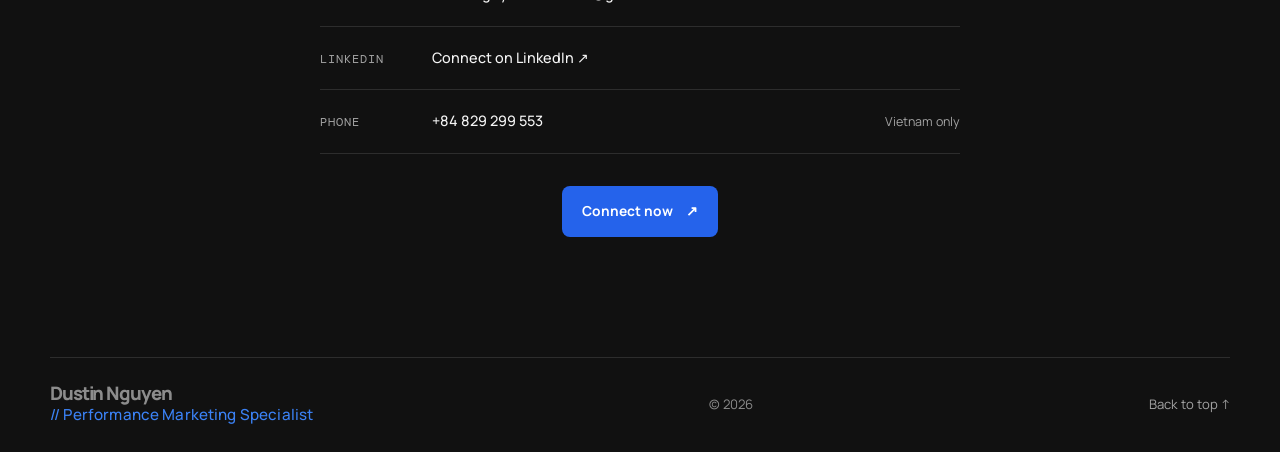
<file: _brief/mockups/index-v2.html>
<!DOCTYPE html>
<html lang="en">
<head>
  <meta charset="UTF-8" />
  <meta name="viewport" content="width=device-width, initial-scale=1.0" />
  <meta name="description" content="Performance marketer in Vietnam managing 5B+ VND per month in media budget across 20+ brands." />
  <link rel="canonical" href="https://dustinnguyen3301.github.io/Performance-Marketing-Portfolio/" />
  <link rel="icon" href="../../favicon.svg" type="image/svg+xml" />
  <link rel="apple-touch-icon" href="../../apple-touch-icon.png" />
  <meta property="og:type" content="website" />
  <meta property="og:site_name" content="Dustin Nguyen | Performance Marketing Portfolio" />
  <meta property="og:title" content="Dustin Nguyen | Performance Marketing Portfolio" />
  <meta property="og:description" content="Performance marketer in Vietnam managing 5B+ VND per month in media budget across 20+ brands." />
  <meta property="og:url" content="https://dustinnguyen3301.github.io/Performance-Marketing-Portfolio/" />
  <meta property="og:image" content="https://dustinnguyen3301.github.io/Performance-Marketing-Portfolio/og-image.png" />
  <meta property="og:image:width" content="1200" />
  <meta property="og:image:height" content="630" />
  <meta property="og:image:alt" content="Dustin Nguyen, Performance Marketing Specialist" />
  <meta name="twitter:card" content="summary_large_image" />
  <title>Dustin Nguyen | Performance Marketing Portfolio</title>
  <link rel="preconnect" href="https://fonts.googleapis.com">
  <link rel="preconnect" href="https://fonts.gstatic.com" crossorigin>
  <link href="https://fonts.googleapis.com/css2?family=DM+Mono:wght@400;500&family=Manrope:wght@400;500;600;700;800&display=swap" rel="stylesheet">
  <script type="application/ld+json">
  {"@context":"https://schema.org","@type":"Person","name":"Dustin Nguyen","jobTitle":"Performance Marketing Specialist","url":"https://dustinnguyen3301.github.io/Performance-Marketing-Portfolio/","sameAs":["https://www.linkedin.com/in/nguyen-thanh-nguyen-090122398/"]}
  </script>
  <link rel="stylesheet" href="../../style.css?v=16">
  <style>
/* ===== NEW in v2 (move into style.css) ===== */
.mockup-badge { position: fixed; z-index: 99; bottom: 16px; left: 16px; background: #f59e0b; color: #111; font: 600 .72rem var(--mono); padding: 6px 10px; border-radius: 6px; letter-spacing: .05em; }

/* 1 + 8: hero CTAs */
.button { cursor: pointer; border: 0; font-family: inherit; }
.button-secondary { border: 1px solid var(--line); background: transparent; }
.button-primary:hover { background: var(--accent-bright); }
.button-ghost { color: #b4b4b4; padding-inline: 8px; background: transparent; }
.button-ghost:hover { color: var(--text); }
.dialog-cv { margin-top: 18px; }

/* 2: headline results inside the experience panel */
.experience-results { margin: 0 0 22px; padding-top: 22px; border-top: 1px solid var(--line); }
.experience-results__label { margin: 0 0 12px; color: #b4b4b4; font-size: .84rem; }
.experience-results__grid { display: grid; grid-template-columns: repeat(3, 1fr); gap: 8px; }
.result-chip { display: flex; flex-direction: column; gap: 4px; padding: 12px; border: 1px solid #ffffff1f; border-radius: 10px; background: #ffffff05; transition: .2s ease; }
.result-chip:hover { border-color: rgba(59,130,246,.6); background: rgba(37,99,235,.08); }
.result-chip__value { font-size: clamp(1.4rem, 2.2vw, 1.8rem); font-weight: 800; letter-spacing: -.05em; color: var(--text); }
.result-chip__label { font: .68rem/1.4 var(--mono); color: #9a9a9a; letter-spacing: .02em; }
.experience-stats { margin-bottom: 0; }
.experience-stat { padding-bottom: 22px; }

/* 6: platform strip */
.platform-strip { border-block: 1px solid var(--line); overflow: hidden; padding-block: 18px; mask-image: linear-gradient(90deg, transparent, #000 8%, #000 92%, transparent); }
.platform-track { display: flex; width: max-content; animation: platform-scroll 38s linear infinite; }
.platform-strip:hover .platform-track { animation-play-state: paused; }
.platform-list { display: flex; gap: 44px; padding: 0 22px; margin: 0; list-style: none; }
.platform-list li { font: 500 .86rem var(--mono); letter-spacing: .08em; color: #8c8c8c; text-transform: uppercase; white-space: nowrap; }
.platform-list li::before { content: "◆"; color: var(--accent-bright); font-size: .55rem; margin-right: 14px; vertical-align: 2px; }
.platform-list li.is-tool { color: #93b4ff; }
@keyframes platform-scroll { to { transform: translateX(-50%); } }

/* 4: service cards */
.service-card { display: flex; flex-direction: column; }
.service-label { margin: 22px 0 8px !important; font: .72rem var(--mono) !important; color: #8c8c8c !important; letter-spacing: .1em; text-transform: uppercase; }
.service-list { margin: 0; padding: 0; list-style: none; display: grid; gap: 6px; }
.service-list li { color: #d4d4d4; font-size: .92rem; padding-left: 18px; position: relative; }
.service-list li::before { content: "→"; position: absolute; left: 0; color: var(--accent-bright); }
.service-kpi { margin: 18px 0 0 !important; padding-top: 14px; border-top: 1px dashed var(--line); font-size: .86rem !important; color: #b4b4b4 !important; }
.service-kpi span { font: .72rem var(--mono); color: #8c8c8c; letter-spacing: .1em; text-transform: uppercase; margin-right: 6px; }
.service-proof { margin-top: auto; padding-top: 14px; display: grid; gap: 3px; align-self: stretch; }
.service-proof__label { font: .72rem var(--mono); color: #8c8c8c; letter-spacing: .1em; text-transform: uppercase; }
.service-proof__value { color: var(--text); font-size: 1.05rem; font-weight: 800; letter-spacing: -.02em; }
.service-proof__meta { color: #93b4ff; font-size: .84rem; font-weight: 700; }
.service-proof:hover .service-proof__meta { text-decoration: underline; text-underline-offset: 4px; }
.service-kpi { margin-bottom: 4px !important; }

/* hero intro with avatar */
.hero-intro { display: flex; align-items: center; gap: 14px; margin-bottom: 28px; }
.hero-avatar { width: 64px; height: 64px; border-radius: 50%; object-fit: cover; object-position: center 20%; border: 2px solid rgba(59,130,246,.55); box-shadow: 0 0 0 4px rgba(37,99,235,.12); }
.hero-intro__text { display: flex; flex-direction: column; align-items: flex-start; gap: 6px; }
.hero-hello { font-weight: 700; font-size: 1rem; letter-spacing: -.01em; }
.hero-intro__text { gap: 4px; }
.hero-hello { font-size: 1.08rem; }
.hero-role { color: var(--muted); font-size: .95rem; }
.hero-role::after { content: " ↓"; color: var(--accent-bright); }

/* 5: How I work */
.process-section { padding-top: 0; }
.process-grid { list-style: none; margin: 0; padding: 0; display: grid; grid-template-columns: repeat(5, 1fr); gap: 14px; counter-reset: step; }
.process-step { position: relative; border: 1px solid var(--line); border-radius: 12px; padding: 24px 20px; background: linear-gradient(145deg, #191919, #131313); }
.process-step:not(:last-child)::after { content: "→"; position: absolute; right: -12px; top: 26px; color: var(--accent-bright); font-size: .9rem; z-index: 1; }
.process-index { font: .76rem var(--mono); color: var(--accent-bright); letter-spacing: .08em; }
.process-step h3 { font-size: 1.15rem; margin: 16px 0 8px; letter-spacing: -.03em; }
.process-step p { color: var(--muted); font-size: .88rem; line-height: 1.65; margin: 0; }

/* 3: reveal on scroll */
.js-reveal .reveal { opacity: 0; transform: translateY(18px); transition: opacity .6s ease, transform .6s ease; }
.js-reveal .reveal.is-visible { opacity: 1; transform: none; }

@media (max-width: 1000px) {
  .process-grid { grid-template-columns: repeat(2, 1fr); }
  .process-step::after { display: none; }
}
@media (max-width: 640px) {
  .experience-results__grid { grid-template-columns: 1fr 1fr 1fr; gap: 6px; }
  .result-chip { padding: 10px 8px; }
  .result-chip__value { font-size: 1.25rem; }
  .process-grid { grid-template-columns: 1fr; }
  .hero-actions .button { flex: 1 1 auto; }
}
@media (prefers-reduced-motion: reduce) {
  .platform-track { animation: none; width: auto; }
  .platform-list { flex-wrap: wrap; justify-content: center; gap: 14px 28px; }
  .platform-list[aria-hidden] { display: none; }
}

  </style>
</head>
<body>
  <div class="mockup-badge">MOCKUP v2 · demo, not live</div>
  <header class="site-header">
    <a class="brand" href="#home" aria-label="Dustin Nguyen home">
      <span class="brand-name">Dustin Nguyen</span>
      <span class="brand-role">// Performance Marketing Specialist</span>
    </a>

    <nav class="main-nav" aria-label="Main navigation">
      <a class="nav-link active" href="#home">Home</a>
      <a class="nav-link" href="#expertise">Expertise</a>
      <a class="nav-link" href="#process">Process</a>
      <a class="nav-link" href="#work">Portfolio</a>
      <a class="nav-link" href="#about">About</a>
    </nav>

    <a class="header-cta" href="#contact">Connect now <span aria-hidden="true">↗</span></a>
    <button class="menu-toggle" aria-label="Toggle navigation" aria-expanded="false">
      <span></span><span></span>
    </button>
  </header>

  <main>
    <section class="hero section-wrap" id="home">
      <div class="hero-content">
        <div class="hero-intro">
          <img class="hero-avatar" src="../../portrait.jpg" alt="" width="64" height="64">
          <div class="hero-intro__text"><span class="hero-hello">Hi, I’m Dustin Nguyen</span><span class="hero-role">Based in Vietnam, I specialize in helping you with</span></div>
        </div>
        <h1>Turning Data Into<br><span class="accent">Business Growth.</span></h1>
        <p class="hero-copy">
          I plan and optimize paid media across search, social and e-commerce platforms, and turn performance data into clear decisions that grow revenue. I’ve worked with 20+ brands across different industries, managing over VND 5B in media spend each month.
        </p>
        <div class="hero-actions">
          <button class="button button-primary contact-trigger" type="button" aria-haspopup="dialog" aria-controls="contact-dialog">Connect now <span aria-hidden="true">↗</span></button>
          <a class="button button-secondary" href="#work">View My Work <span aria-hidden="true">→</span></a>
          <a class="button button-ghost" href="../../cv.pdf" download>Download CV <span aria-hidden="true">↓</span></a>
        </div>
        <div class="hero-meta">
          <span>SEARCH · SOCIAL</span>
          <span class="meta-line"></span>
          <span>MARKETPLACE ADS</span>
        </div>
      </div>

      <aside class="hero-visual experience-panel" aria-labelledby="experience-title">
        <div class="visual-grid" aria-hidden="true"></div>
        <div class="experience-heading"><span class="experience-status" aria-hidden="true"></span><h2 id="experience-title">Experience at a glance</h2></div>
        <dl class="experience-stats">
          <div class="experience-budget">
            <dt>Average media budget managed</dt>
            <dd><span class="experience-currency">VND</span> <span class="experience-budget-value"><span data-count="5">5</span>B<span class="experience-plus">+</span></span><span class="experience-period">/ month</span></dd>
          </div>
          <div class="experience-stat">
            <dt>Brands</dt>
            <dd><span data-count="20">20</span><span class="experience-plus">+</span></dd>
            <p>Across four<br>industries</p>
          </div>
          <div class="experience-stat">
            <dt>Analytics &amp; attribution tools</dt>
            <dd><span data-count="5">5</span><span class="experience-plus">+</span></dd>
            <p>GA4 · AppsFlyer<br>Firebase · Branch</p>
          </div>
        </dl>
        <div class="experience-results" aria-label="Headline results">
          <p class="experience-results__label">Headline results</p>
          <div class="experience-results__grid">
            <a class="result-chip" href="../../homecredit-customer-acquisition.html"><span class="result-chip__value">+<span data-count="41">41</span>%</span><span class="result-chip__label">Contracts · Home Credit</span></a>
            <a class="result-chip" href="../../logitech.html"><span class="result-chip__value"><span data-count="22.1" data-decimals="1">22.1</span>x</span><span class="result-chip__label">ROAS · Logitech</span></a>
            <a class="result-chip" href="../../avene.html"><span class="result-chip__value">+<span data-count="160">160</span>%</span><span class="result-chip__label">Revenue · Avène</span></a>
          </div>
        </div>
        <div class="experience-industries" aria-label="Industry experience">
          <span>Finance</span>
          <span>Retail</span>
          <span>Real Estate</span>
          <span class="industry-new-line">Industrial Automation</span>
        </div>
        <div class="experience-footer"><span>KEY PROJECTS · 2023 TO NOW</span><a href="#work">Read them <span aria-hidden="true">→</span></a></div>
      </aside>
    
    </section>

    <div class="platform-strip" aria-label="Platforms and tools I work with">
      <div class="platform-track">
        <ul class="platform-list">
          <li>Facebook</li><li>Google Search</li><li>YouTube</li><li>TikTok</li><li>Shopee</li><li>Lazada</li><li>Tiki</li><li>Zalo</li><li>Threads</li><li class="is-tool">GA4</li><li class="is-tool">AppsFlyer</li><li class="is-tool">Firebase</li><li class="is-tool">Branch</li>
        </ul>
        <ul class="platform-list" aria-hidden="true">
          <li>Facebook</li><li>Google Search</li><li>YouTube</li><li>TikTok</li><li>Shopee</li><li>Lazada</li><li>Tiki</li><li>Zalo</li><li>Threads</li><li class="is-tool">GA4</li><li class="is-tool">AppsFlyer</li><li class="is-tool">Firebase</li><li class="is-tool">Branch</li>
        </ul>
      </div>
    </div>

    <section class="content-section section-wrap" id="expertise">
      <div class="section-heading">
        <p class="eyebrow">WHAT I DO</p>
        <h2>Impact across<br><span class="accent">the full journey.</span></h2>
      </div>
      <div class="expertise-grid">
        <article class="expertise-card service-card reveal"><span class="card-index">01 / AWARENESS</span><h3>Brand Awareness</h3><p>Build reach and recall with the right audience, so the brand is already known when people are ready to buy.</p>
          <p class="service-label">What you get</p><ul class="service-list"><li>Audience &amp; channel plan</li><li>Reach and frequency planning</li><li>Video creative testing</li></ul>
          <p class="service-kpi"><span>Measured by</span> Reach · Frequency · CPM · View rate</p>
          <a class="service-proof" href="../../homecredit-brand-awareness.html"><span class="service-proof__label">Proven</span><span class="service-proof__value">+125% total user reach</span><span class="service-proof__meta">Home Credit · Brand Awareness <span aria-hidden="true">→</span></span></a></article>
        <article class="expertise-card service-card reveal"><span class="card-index">02 / CONSIDERATION</span><h3>Consideration</h3><p>Show up while people search and compare, with search, social and retargeting that keep the brand on their shortlist.</p>
          <p class="service-label">What you get</p><ul class="service-list"><li>Search keyword &amp; audience structure</li><li>Retargeting by funnel stage</li><li>Landing page feedback from data</li></ul>
          <p class="service-kpi"><span>Measured by</span> Impression share · CTR · CPC · Cost per lead</p>
          <a class="service-proof" href="../../homecredit-brand-awareness.html"><span class="service-proof__label">Proven</span><span class="service-proof__value">Brand search impression share 78% → 90%</span><span class="service-proof__meta">Home Credit · Brand Awareness <span aria-hidden="true">→</span></span></a></article>
        <article class="expertise-card service-card reveal"><span class="card-index">03 / CONVERSION</span><h3>Acquisition &amp; Sales</h3><p>Turn interest into orders, sign-ups and contracts at a cost the business can scale.</p>
          <p class="service-label">What you get</p><ul class="service-list"><li>Full-funnel campaign build</li><li>Marketplace ads on Shopee &amp; Lazada</li><li>Tracking setup and bid &amp; budget optimisation</li></ul>
          <p class="service-kpi"><span>Measured by</span> ROAS · CPA · Conversion rate · Revenue</p>
          <a class="service-proof" href="../../homecredit-customer-acquisition.html"><span class="service-proof__label">Proven</span><span class="service-proof__value">+41% cash loan contracts</span><span class="service-proof__meta">Home Credit · Cash Loan Acquisition <span aria-hidden="true">→</span></span></a></article>
        <article class="expertise-card service-card reveal"><span class="card-index">04 / RETENTION</span><h3>Retention &amp; Growth</h3><p>Bring existing customers back and grow their value through app re-engagement and customer-data audiences.</p>
          <p class="service-label">What you get</p><ul class="service-list"><li>App re-engagement campaigns</li><li>Customer-data audiences</li><li>Attribution with AppsFlyer &amp; Firebase</li></ul>
          <p class="service-kpi"><span>Measured by</span> MAU · Retention rate · Re-engagement CPA</p>
          <a class="service-proof" href="../../homecredit-app-retention.html"><span class="service-proof__label">Proven</span><span class="service-proof__value">+25% monthly active users</span><span class="service-proof__meta">Home Credit · App Retention <span aria-hidden="true">→</span></span></a></article>
      </div>
    </section>

    <section class="content-section section-wrap process-section" id="process" aria-labelledby="process-title">
      <div class="section-heading section-heading-row">
        <div><p class="eyebrow">HOW I WORK</p><h2 id="process-title">From audit<br><span class="accent">to business results.</span></h2></div>
        <p class="section-intro">The same five steps on every account, so you always know what happens next.</p>
      </div>
      <ol class="process-grid">
          <li class="process-step reveal"><span class="process-index">01</span><h3>Audit</h3><p>Review the account, tracking and past data to find the real business problem before spending more.</p></li>
          <li class="process-step reveal"><span class="process-index">02</span><h3>Plan</h3><p>Set objectives and KPIs, split the budget across channels and define audiences and creative tests.</p></li>
          <li class="process-step reveal"><span class="process-index">03</span><h3>Launch</h3><p>Build the campaign structure, QA tracking end to end, and go live with clear test hypotheses.</p></li>
          <li class="process-step reveal"><span class="process-index">04</span><h3>Optimize</h3><p>Weekly decisions on bids, budgets, audiences and creatives, driven by what the data shows.</p></li>
          <li class="process-step reveal"><span class="process-index">05</span><h3>Report</h3><p>Clear reports that tie spend to business results, with the next actions already decided.</p></li>
      </ol>
    </section>

    <section class="content-section section-wrap" id="work">
      <div class="section-heading section-heading-row">
        <div><p class="eyebrow">SELECTED WORK</p><h2>Key projects,<br><span class="accent">proven results.</span></h2></div>
        <p class="section-intro">A selection of projects, experiments, and case studies focused on measurable outcomes.</p>
      </div>
        <div class="work-categories">
          <div class="work-category">
            <h3 class="work-category-title">Retail &amp; E-commerce</h3>
            <a class="reveal project-row project-avene" href="../../avene.html" aria-label="View Avène case study">
              <div class="project-brand"><span class="project-name">Avène</span></div>
              <div class="project-summary">
                <h4>Sales Conversion</h4>
                <p>FACEBOOK · TIKTOK · SHOPEE · LAZADA<br>DEC 2023 → 2024</p>
              </div>
              <div class="project-metric">
                <span class="project-metric__value">+160%</span>
                <span class="project-metric__label">Revenue Growth</span>
                <span class="project-metric__period">2024 vs. 2023</span>
              </div>
              <span class="project-arrow">View project <span aria-hidden="true">↗</span></span>
            </a>

          <a class="reveal project-row project-logitech" href="../../logitech.html" aria-label="View Logitech case study">
            <div class="project-brand"><span class="project-name">Logitech</span></div>
            <div class="project-summary">
              <h4>Sales Conversion</h4>
              <p>FACEBOOK · TIKTOK · SHOPEE · LAZADA · TIKI<br>2024 → JAN 2025</p>
            </div>
            <div class="project-metric">
              <span class="project-metric__value">22.1x</span>
              <span class="project-metric__label">Return on Ad Spend (ROAS)</span>
              <span class="project-metric__period">Sustained over 10 months</span>
            </div>
            <span class="project-arrow">View project <span aria-hidden="true">↗</span></span>
          </a>
          </div>

        <div class="work-category">
          <h3 class="work-category-title work-category-title--finance">Financial Services</h3>
          <!-- Home Credit: Brand Awareness -->
<a class="reveal project-row project-homecredit"
   href="../../homecredit-brand-awareness.html"
   aria-label="View Home Credit Brand Awareness case study">

  <div class="project-brand">
    <span class="project-name">Home Credit</span>
  </div>

  <div class="project-summary">
    <h4>Brand Awareness</h4>
    <p>FACEBOOK · YOUTUBE · TIKTOK · ZALO · THREADS<br> FEB 2025 → 2026</p>
  </div>

  <div class="project-metric">
    <span class="project-metric__value">+125%</span>
    <span class="project-metric__label">Total User Reach</span>
    <span class="project-metric__period">2025 vs. 2024</span>
  </div>

  <span class="project-arrow">
    Explore project <span aria-hidden="true">↗</span>
  </span>
</a>

<!-- Home Credit: App Retention -->
<a class="reveal project-row project-homecredit"
   href="../../homecredit-app-retention.html"
   aria-label="View Home Credit App Retention case study">

  <div class="project-brand">
    <span class="project-name">Home Credit</span>
  </div>

  <div class="project-summary">
    <h4>App Retention</h4>
    <p>GOOGLE · TIKTOK · FACEBOOK · APP VENDOR<br> JUN 2024 → MAY 2025</p>
  </div>

  <div class="project-metric">
    <span class="project-metric__value">+25%</span>
    <span class="project-metric__label">Monthly Active Users</span>
    <span class="project-metric__period">Q1 2025 vs. Q1 2024</span>
  </div>

  <span class="project-arrow">
    Explore project <span aria-hidden="true">↗</span>
  </span>
</a>

<!-- Home Credit: Customer Acquisition -->
<a class="reveal project-row project-homecredit"
   href="../../homecredit-customer-acquisition.html"
   aria-label="View Home Credit Customer Acquisition case study">

  <div class="project-brand">
    <span class="project-name">Home Credit</span>
  </div>

  <div class="project-summary">
    <h4>Cash Loan Acquisition</h4>
    <p>GOOGLE · TIKTOK · FACEBOOK · SEO · ZALO ZNS · AFFILIATE<br> JUN 2025 → PRESENT</p>
  </div>

  <div class="project-metric">
    <span class="project-metric__value">+41%</span>
    <span class="project-metric__label">Cash Loan Contracts</span>
    <span class="project-metric__period">65K through Sep 2026 vs. 46K in 2025</span>
  </div>

  <span class="project-arrow">
    Explore project <span aria-hidden="true">↗</span>
  </span>
</a>
        </div>
      </div>
    </section>

    <section class="about-section section-wrap" id="about">
      <figure class="about-portrait">
        <img class="about-photo" src="../../portrait.jpg?v=1" alt="Portrait of Dustin Nguyen" width="800" height="1000" loading="lazy" />
        <div class="portrait-placeholder"><span class="portrait-monogram" aria-hidden="true">DN</span><span>Portrait coming soon</span></div>
      </figure>
      <div class="about-content">
        <p class="eyebrow">A LITTLE ABOUT ME</p>
        <h2>Responsibility · Integrity · Resilience<br><span class="accent">Decisions were driven by data.</span></h2>
        <p class="about-copy">I’m a performance marketer who believes great marketing starts with defining the business problem precisely, using realistic data. I combine strategic thinking, analytical skills, and a continuous-improvement mindset to turn performance data into meaningful business decisions.</p>
      </div>
    </section>

    <section class="credentials-section section-wrap" aria-label="Education and certifications">
      <div class="education-block" aria-labelledby="education-title">
        <p class="eyebrow">ACADEMIC BACKGROUND</p><h2 id="education-title">Education<span class="accent">.</span></h2>
        <article class="education-card">
          <span class="education-mark" aria-hidden="true">UFM</span>
          <div><h3>University of Finance - Marketing</h3><p>Bachelor of Marketing Management</p><span class="credential-meta">Oct 2019 - Oct 2023</span></div>
        </article>
      </div>
      <div class="certification-block" aria-labelledby="certification-title">
        <div class="credentials-heading"><div><p class="eyebrow">CONTINUOUS LEARNING</p><h2 id="certification-title">Certifications<span class="accent">.</span></h2></div></div>
        <div class="certification-grid">
          <article class="certification-card"><span class="credential-tag">FEATURED / 01</span><h3>Google Analytics Certification</h3><p>Google Skillshop</p><a class="credential-link" href="https://skillshop.credential.net/55fb4c5f-3892-48d2-ac00-73f4f07f32c2#acc.UNwMOPA9" target="_blank" rel="noopener noreferrer" aria-label="View Google Analytics Certification credential (opens in a new tab)">View credential <span aria-hidden="true">↗</span></a></article>
          <article class="certification-card"><span class="credential-tag">FEATURED / 02</span><h3>Google Search Certification</h3><p>Google Skillshop</p><a class="credential-link" href="https://skillshop.credential.net/456eccb6-3a97-4d60-8e0a-9578206f8fc6" target="_blank" rel="noopener noreferrer" aria-label="View Google Search Certification credential (opens in a new tab)">View credential <span aria-hidden="true">↗</span></a></article>
        </div>
        <details class="more-certifications">
          <summary><span class="more-label">Explore more</span><span class="less-label">Show less</span><span class="expand-icon" aria-hidden="true">+</span></summary>
          <div class="additional-certifications">
            <article class="certification-entry"><h3>Dive Deeper into GA4 Data and Reports</h3><p>Google Skillshop</p><a class="credential-link" href="https://skillshop.credential.net/c9c14157-198e-4220-8a6a-468b323f40af#acc.x8w0Oyb3" target="_blank" rel="noopener noreferrer" aria-label="View Dive Deeper into GA4 Data and Reports credential (opens in a new tab)">View credential <span aria-hidden="true">↗</span></a></article>
            <article class="certification-entry"><h3>Manage GA4 Data and Learn to Read Reports</h3><p>Google Skillshop</p><a class="credential-link" href="https://skillshop.credential.net/d78d8699-767d-46d6-a574-ea1266d2ecaf#acc.ZXNbazjd" target="_blank" rel="noopener noreferrer" aria-label="View Manage GA4 Data and Learn to Read Reports credential (opens in a new tab)">View credential <span aria-hidden="true">↗</span></a></article>
            <article class="certification-entry"><h3>Use GA4 with other Tools and Data Sources</h3><p>Google Skillshop</p><a class="credential-link" href="https://skillshop.credential.net/541feb1d-1f41-49d6-b814-5a9a55a5ca68" target="_blank" rel="noopener noreferrer" aria-label="View Use GA4 with other Tools and Data Sources credential (opens in a new tab)">View credential <span aria-hidden="true">↗</span></a></article>
          </div>
        </details>
      </div>
    </section>

    <section class="contact-section section-wrap" id="contact" aria-labelledby="contact-title">
      <p class="eyebrow">LET’S CONNECT</p>
      <h2 id="contact-title">Talk to me about<br><span class="accent">your next campaign.</span></h2>
      <p class="contact-intro">Open to new roles and project work.</p>
      <div class="contact-grid">
        <div class="contact-card"><span class="contact-label">EMAIL</span><a href="mailto:thanhnguyen3301.work@gmail.com">thanhnguyen3301.work@gmail.com</a></div>
        <div class="contact-card"><span class="contact-label">LINKEDIN</span><a href="https://www.linkedin.com/in/nguyen-thanh-nguyen-090122398/" target="_blank" rel="noopener noreferrer">Connect on LinkedIn ↗</a></div>
        <div class="contact-card"><span class="contact-label">PHONE</span><a href="tel:+84829299553">+84 829 299 553</a><small>Vietnam only</small></div>
      </div>
      <button class="button button-primary contact-trigger" type="button" aria-haspopup="dialog" aria-controls="contact-dialog">Connect now <span aria-hidden="true">↗</span></button>
      <dialog id="contact-dialog" class="contact-dialog" aria-labelledby="dialog-title" aria-describedby="dialog-copy">
        <form method="dialog"><button class="dialog-close" aria-label="Close contact options">×</button></form>
        <p class="eyebrow">LET’S CONNECT</p><h3 id="dialog-title">How would you like to connect?</h3>
        <p id="dialog-copy">Choose email or phone to start a conversation.</p>
        <div class="contact-options">
          <div class="contact-option"><span class="contact-label">EMAIL</span><a href="mailto:thanhnguyen3301.work@gmail.com">thanhnguyen3301.work@gmail.com</a><small>Send a message</small></div>
          <div class="contact-option"><span class="contact-label">PHONE</span><a href="tel:+84829299553">+84 829 299 553</a><small>Vietnam only · Calls within Vietnam</small></div>
        </div>
        <a class="button button-ghost dialog-cv" href="../../cv.pdf" download>Download CV (PDF) <span aria-hidden="true">↓</span></a>
      </dialog>
    </section>
  </main>

  <footer class="site-footer section-wrap"><a class="brand" href="#home"><span class="brand-name">Dustin Nguyen</span><span class="brand-role">// Performance Marketing Specialist</span></a><span>© <span id="year">2026</span></span><a href="#home" class="back-top">Back to top ↑</a></footer>

  <script>
    const portrait = document.querySelector('.about-photo');
    function showPortrait() {
      if (!portrait?.naturalWidth) return;
      portrait.hidden = false;
      document.querySelector('.portrait-placeholder').hidden = true;
    }
    portrait?.addEventListener('load', showPortrait);
    portrait?.addEventListener('error', () => { portrait.hidden = true; document.querySelector('.portrait-placeholder').hidden = false; });
    if (portrait?.complete) showPortrait();
    const toggle = document.querySelector('.menu-toggle');
    const nav = document.querySelector('.main-nav');
    toggle?.addEventListener('click', () => {
      const open = nav.classList.toggle('is-open');
      toggle.setAttribute('aria-expanded', String(open));
    });
    nav?.querySelectorAll('a').forEach(link => link.addEventListener('click', () => {
      nav.classList.remove('is-open');
      toggle?.setAttribute('aria-expanded', 'false');
    }));

    const contactDialog = document.querySelector('#contact-dialog');
    document.querySelectorAll('.contact-trigger').forEach(btn => btn.addEventListener('click', () => contactDialog.showModal()));
    contactDialog?.addEventListener('click', event => {
      const rect = contactDialog.getBoundingClientRect();
      if (event.clientX < rect.left || event.clientX > rect.right || event.clientY < rect.top || event.clientY > rect.bottom) contactDialog.close();
    });

    document.querySelector('#year').textContent = new Date().getFullYear();
    // NEW: count-up + reveal on scroll (skipped when the user prefers reduced motion)
    const reduceMotion = window.matchMedia('(prefers-reduced-motion: reduce)').matches;
    if (!reduceMotion && 'IntersectionObserver' in window) {
      const countUp = el => {
        const target = parseFloat(el.dataset.count), dec = +(el.dataset.decimals || 0), dur = 1600, t0 = performance.now();
        const animDec = target < 10 ? Math.max(dec, 1) : dec; // small numbers tick in decimals so 0→5 looks smooth
        const tick = now => {
          const p = Math.min(Math.max((now - t0) / dur, 0), 1), eased = 1 - Math.pow(1 - p, 3);
          el.textContent = p < 1 ? (target * eased).toFixed(animDec) : target.toFixed(dec);
          if (p < 1) requestAnimationFrame(tick);
        };
        requestAnimationFrame(tick);
      };
      const io = new IntersectionObserver(entries => entries.forEach(e => {
        if (!e.isIntersecting) return;
        if (e.target.dataset.count) countUp(e.target); else e.target.classList.add('is-visible');
        io.unobserve(e.target);
      }), { threshold: .2 });
      document.querySelectorAll('[data-count]').forEach(el => { el.textContent = (0).toFixed(+(el.dataset.decimals || 0)); io.observe(el); });
      document.documentElement.classList.add('js-reveal');
      document.querySelectorAll('.reveal').forEach(el => io.observe(el));
    }
  </script>
</body>
</html>
</file>
<file: style.css>
/* =========================================================
   Minimalist Digital Marketing Portfolio
   Palette: Monochrome + Electric Blue
   ========================================================= */
:root {
  --bg: #111111;
  --surface: #1b1b1b;
  --surface-2: #262626;
  --text: #F5F5F5;
  --muted: #A3A3A3;
  --line: rgba(245, 245, 245, .12);
  --accent: #2563EB;
  --accent-bright: #3B82F6;
  --font: "Manrope", sans-serif;
  --mono: "DM Mono", monospace;
  --container: 1180px;
  /* Case study pages (light cards) */
  --case-text: #111111;
  --case-body: #525252;
  --case-meta: #606060;
  --case-label: #686868;
  --case-strong: #333333;
  --case-line: #dedede;
  --case-tint: #fafafa;
  --case-frame-line: #e7dfd9;
}
* { box-sizing: border-box; }
html { scroll-behavior: smooth; scroll-padding-top: 90px; }
body {
  margin: 0; background: var(--bg); color: var(--text);
  font-family: var(--font); line-height: 1.65; -webkit-font-smoothing: antialiased;
}
a { color: inherit; text-decoration: none; }
button { font: inherit; }
::selection { background: var(--accent); color: #fff; }
.section-wrap { width: min(var(--container), calc(100% - 56px)); margin-inline: auto; }

/* Header */
.site-header {
  width: min(1360px, calc(100% - 56px)); margin: 0 auto;
  min-height: 86px; display: flex; align-items: center; justify-content: space-between; gap: 28px;
}
.brand { display: inline-flex; flex-direction: column; line-height: 1.15; flex-shrink: 0; }
.brand-name { font-size: 1.16rem; font-weight: 800; letter-spacing: -.06em; }
.brand-role { font-family: var(--font); font-size: 0.95rem; color: var(--accent-bright); letter-spacing: .04em; }
.main-nav { display: flex; align-items: center; gap: 8px; }
.nav-link { color: var(--muted); font-size: .85rem; padding: 10px 15px; border-radius: 9px; transition: .2s ease; }
.nav-link:hover, .nav-link.active { color: var(--text); background: var(--surface-2); }
.header-cta { display: inline-flex; align-items: center; gap: 12px; background: var(--accent); color: #fff; font-size: .82rem; font-weight: 700; padding: 13px 19px; border-radius: 8px; transition: .2s ease; }
.header-cta:hover, .button-primary:hover { background: var(--accent-bright); transform: translateY(-2px); }
.menu-toggle { display: none; background: transparent; border: 1px solid var(--line); border-radius: 8px; padding: 10px; }
.menu-toggle span { display: block; width: 20px; height: 2px; background: var(--text); margin: 4px; }

/* Hero */
.hero { min-height: 650px; display: grid; grid-template-columns: 1.08fr .92fr; align-items: center; gap: 54px; padding-block: 72px 90px; position: relative; }
.hero-content { position: relative; z-index: 1; min-width: 0; container-type: inline-size; }
.availability { display: inline-flex; align-items: center; gap: 9px; border: 1px solid rgba(37,99,235,.45); color: #93B4FF; background: rgba(37,99,235,.10); border-radius: 999px; padding: 8px 14px; font: 500 .8rem var(--mono); margin-bottom: 28px; }
.status-dot { width: 7px; height: 7px; background: var(--accent-bright); border-radius: 50%; box-shadow: 0 0 12px var(--accent); }
.eyebrow { font: 500 .78rem var(--mono); letter-spacing: .12em; color: var(--muted); margin: 0 0 18px; }
/* Font is capped by the column width (13cqi) so the headline always stays on two lines. */
.hero h1 { font-size: min(clamp(3.6rem, 7.4vw, 6.5rem), 13cqi); line-height: .99; letter-spacing: -.075em; margin: 0; font-weight: 800; }
.accent { color: var(--accent-bright); }
.hero-copy { color: var(--muted); max-width: 580px; font-size: 1rem; line-height: 1.9; margin: 28px 0 30px; }
.hero-actions { display: flex; flex-wrap: wrap; gap: 12px; }
.button { display: inline-flex; align-items: center; justify-content: center; gap: 13px; border-radius: 8px; padding: 14px 20px; font-size: .86rem; font-weight: 700; transition: .2s ease; }
.button-primary { background: var(--accent); color: #fff; }
.button-secondary { border: 1px solid var(--line); color: var(--text); }
.button-secondary:hover { background: var(--surface-2); border-color: rgba(245,245,245,.28); }
.hero-meta { display: flex; align-items: center; gap: 12px; margin-top: 45px; color: #8c8c8c; font: .74rem var(--mono); letter-spacing: .07em; }
.meta-line { height: 1px; width: 35px; background: var(--line); }

/* Experience dashboard */
.hero-visual { position: relative; min-width: 0; overflow: hidden; border: 1px solid var(--line); border-radius: 18px; background: radial-gradient(ellipse at 90% 0%, rgba(37,99,235,.20), transparent 55%), #151515; }
.visual-grid { position: absolute; inset: 0; pointer-events: none; background-image: linear-gradient(rgba(255,255,255,.035) 1px, transparent 1px), linear-gradient(90deg, rgba(255,255,255,.035) 1px, transparent 1px); background-size: 48px 48px; mask-image: linear-gradient(to bottom, black, transparent 95%); }
.experience-panel { padding: clamp(22px, 2.5vw, 34px); }
.experience-panel > :not(.visual-grid) { position: relative; z-index: 1; }
.experience-heading { display: flex; align-items: center; gap: 10px; }
.experience-heading h2 { margin: 0; font: 500 .76rem/1.6 var(--mono); letter-spacing: .09em; text-transform: uppercase; color: #b9c7e1; }
.experience-status { width: 6px; height: 6px; border-radius: 50%; background: var(--accent-bright); box-shadow: 0 0 14px #3b82f680; flex-shrink: 0; }
.experience-stats { margin: 30px 0 24px; display: grid; grid-template-columns: 1fr 1fr; }
.experience-stats dt { color: #b4b4b4; font-size: .84rem; line-height: 1.5; }
.experience-stats dd { margin: 0; font-weight: 800; letter-spacing: -.06em; line-height: 1.15; }
.experience-budget { grid-column: 1 / -1; padding-bottom: 28px; border-bottom: 1px solid var(--line); }
.experience-budget dd { display: flex; flex-wrap: wrap; align-items: baseline; gap: 8px; margin-top: 12px; }
.experience-currency { font: 500 .82rem var(--mono); letter-spacing: .02em; color: #b4b4b4; }
.experience-budget-value { font-size: clamp(3.8rem, 6vw, 5.3rem); }
.experience-plus { color: var(--accent-bright); }
.experience-period { color: #b4b4b4; font-size: .85rem; font-weight: 500; letter-spacing: 0; }
.experience-stat { min-width: 0; padding: 24px 20px 0 0; display: flex; flex-direction: column; }
.experience-stat + .experience-stat { border-left: 1px solid var(--line); padding-left: 24px; padding-right: 0; }
.experience-stat dt { min-height: 2.9em; }
.experience-stat dd { font-size: clamp(2.6rem, 4vw, 3.3rem); margin-top: 8px; }
.experience-stat p { color: var(--muted); font-size: .9rem; line-height: 1.7; margin: 10px 0 0; }
.experience-industries { display: flex; flex-wrap: wrap; gap: 7px; }
.experience-industries span { padding: 5px 9px; border: 1px solid #ffffff1f; background: #ffffff04; border-radius: 5px; color: #b4b4b4; font: .74rem/1.5 var(--mono); }
.experience-footer { display: flex; flex-wrap: wrap; justify-content: space-between; align-items: center; gap: 12px; border-top: 1px solid var(--line); padding-top: 20px; margin-top: 24px; }
.experience-footer > span { color: #8c8c8c; font: .74rem/1.8 var(--mono); letter-spacing: .02em; }
.experience-footer a { color: #93b4ff; font-size: .82rem; font-weight: 700; }
.experience-footer a:hover { text-decoration: underline; text-underline-offset: 4px; }

/* Metrics strip */
.metrics { display: grid; grid-template-columns: repeat(4, 1fr); border-block: 1px solid var(--line); padding-block: 25px; }
.metric { display: flex; align-items: center; gap: 16px; padding: 8px 20px; border-right: 1px solid var(--line); }
.metric:first-child { padding-left: 0; }.metric:last-child { border: 0; }
.metric-number { color: var(--accent-bright); font: .82rem var(--mono); }
.metric-label { color: #D4D4D4; font-size: .86rem; line-height: 1.45; }

/* Sections */
.content-section { padding-block: 120px; }
.section-heading { margin-bottom: 42px; }
.section-heading h2, .about-section h2, .contact-section h2 { font-size: clamp(2.7rem, 5vw, 4.5rem); line-height: 1.06; letter-spacing: -.07em; margin: 0; }
.section-heading-row { display: flex; justify-content: space-between; align-items: end; gap: 30px; }
.section-intro { max-width: 340px; color: var(--muted); font-size: .9rem; margin: 0 0 5px; }
.expertise-grid { display: grid; grid-template-columns: repeat(2, 1fr); gap: 14px; }
.expertise-card { position: relative; min-height: 220px; border: 1px solid var(--line); border-radius: 12px; padding: 27px; background: linear-gradient(145deg, #191919, #131313); transition: .25s ease; }
.expertise-card:hover { border-color: rgba(37,99,235,.65); transform: translateY(-3px); }
.card-index { font: .76rem var(--mono); color: var(--accent-bright); letter-spacing: .08em; }
.expertise-card h3 { font-size: 1.28rem; margin: 22px 0 8px; letter-spacing: -.04em; }
.expertise-card p { color: var(--muted); font-size: .95rem; max-width: 440px; margin: 0; }
.card-arrow { position: absolute; top: 24px; right: 26px; color: #777; }

/* Portfolio work */
.work-grid { display: grid; grid-template-columns: 1fr 1fr; gap: 18px; }
.work-card { min-width: 0; }
.work-art { min-height: 300px; border-radius: 12px; padding: 24px; display: flex; flex-direction: column; justify-content: space-between; overflow: hidden; }
.art-blue { background: var(--accent); color: #fff; }
.art-gray { background: #E5E5E5; color: #111; }
.art-kicker, .art-foot { font: .74rem var(--mono); letter-spacing: .09em; }
.art-big { font-size: clamp(2.5rem, 5vw, 4.7rem); line-height: .95; letter-spacing: -.08em; font-weight: 800; }
.art-big em { font-family: Georgia, serif; font-weight: 400; }
.art-star { float: right; font-size: 2rem; }
.work-details { display: flex; justify-content: space-between; align-items: start; gap: 18px; padding: 18px 2px; }
.work-details h3 { font-size: 1rem; margin: 0 0 4px; }.work-details p { color: var(--muted); font-size: .86rem; margin: 0; }
.work-tag { color: var(--muted); border: 1px solid var(--line); border-radius: 5px; padding: 5px 8px; white-space: nowrap; font: .72rem var(--mono); }
.note { color: #777; font-size: .82rem; margin-top: 12px; }

/* About and contact */
.about-section { display: grid; grid-template-columns: 1fr 1fr; gap: 60px; align-items: center; border-top: 1px solid var(--line); padding-block: 100px; }
.about-copy { color: var(--muted); font-size: 1rem; line-height: 1.9; max-width: 540px; }
.contact-section { text-align: center; padding-block: 100px 120px; border-top: 1px solid var(--line); }
.contact-section .eyebrow { margin-bottom: 20px; }.contact-section .button { margin-top: 30px; }
.site-footer { display: flex; justify-content: space-between; align-items: center; gap: 20px; padding-block: 25px; border-top: 1px solid var(--line); color: #8c8c8c; font-size: .82rem; }
.back-top { color: var(--muted); }.back-top:hover { color: var(--accent-bright); }
.footer-social { display: flex; gap: 10px; }
.footer-social a { display: inline-grid; place-items: center; width: 36px; height: 36px; border: 1px solid var(--line); border-radius: 50%; color: var(--muted); transition: .2s ease; }
.footer-social a:hover, .footer-social a:focus-visible { color: var(--accent-bright); border-color: var(--accent-bright); }
.footer-social svg { width: 16px; height: 16px; fill: currentColor; }

/* Responsive */
@media (max-width: 900px) {
  .site-header { gap: 14px; }
  .main-nav { gap: 0; }.nav-link { padding-inline: 10px; }
  .hero { grid-template-columns: 1fr; gap: 38px; padding-block: 60px 70px; }
  .experience-panel { width: 100%; max-width: 620px; }
  .hero h1 { font-size: min(clamp(3.7rem, 10vw, 6rem), 13cqi); }
  .metrics { grid-template-columns: repeat(2, 1fr); }
  .metric:nth-child(2) { border-right: 0; }.metric:nth-child(-n+2) { border-bottom: 1px solid var(--line); }
  .metric { padding: 18px; }.metric:first-child { padding-left: 18px; }
}
@media (max-width: 640px) {
  .section-wrap, .site-header { width: calc(100% - 36px); }
  .site-header { min-height: 72px; }
  .header-cta { display: none; }
  .menu-toggle { display: block; cursor: pointer; }
  .main-nav { display: none; position: absolute; z-index: 20; top: 65px; left: 18px; right: 18px; padding: 10px; background: #1a1a1a; border: 1px solid var(--line); border-radius: 12px; flex-direction: column; align-items: stretch; }
  .main-nav.is-open { display: flex; }.nav-link { padding: 12px; }
  .hero { padding-block: 50px 60px; gap: 32px; }
  .availability { margin-bottom: 22px; }
  .hero h1 { font-size: min(clamp(3.1rem, 14vw, 4.8rem), 13cqi); }
  .hero-copy { font-size: .9rem; margin-block: 22px; }
  .hero-meta { margin-top: 30px; font-size: .72rem; }
  .experience-panel { padding: 22px; }
  .experience-stat + .experience-stat { padding-left: 18px; }
  .metrics { width: 100%; padding-inline: 18px; }
  .metric { gap: 10px; padding: 15px 8px; }.metric:first-child { padding-left: 8px; }
  .content-section { padding-block: 78px; }
  .section-heading-row { display: block; }.section-intro { margin-top: 24px; }
  .expertise-grid, .work-grid { grid-template-columns: 1fr; }
  .expertise-card { min-height: 190px; padding: 23px; }
  .work-art { min-height: 260px; }
  .about-section { grid-template-columns: 1fr; gap: 24px; padding-block: 75px; }
  .contact-section { padding-block: 75px 90px; }
  .site-footer { flex-wrap: wrap; }.site-footer > span { order: 3; width: 100%; }
}
@media (prefers-reduced-motion: reduce) {
  html { scroll-behavior: auto; }
  *, *::before, *::after { transition-duration: .01ms !important; animation-duration: .01ms !important; }
}


/* Selected Work: categorized project rows */
.work-categories { display: flex; flex-direction: column; gap: 42px; }
.work-category { min-width: 0; }
.project-avene + .project-logitech { margin-top: 24px; }
.work-category-title {
  margin: 0 0 18px;
  color: var(--text);
  font-size: clamp(1.25rem, 2.2vw, 1.75rem);
  line-height: 1.25;
  letter-spacing: -.045em;
  font-weight: 800;
}
.project-row {
  display: grid;
  grid-template-columns: minmax(180px, 1.05fr) minmax(230px, 1.35fr) minmax(145px, .75fr) 24px;
  align-items: center;
  gap: 24px;
  min-height: 142px;
  padding: 26px 24px;
  background: #111111;
  color: #F5F5F5;
  border: 1px solid rgba(245,245,245,.09);
  border-radius: 10px;
  transition: border-color .2s ease, transform .2s ease, background .2s ease;
}
.project-row:hover { border-color: rgba(37,99,235,.65); transform: translateY(-2px); }
.project-brand { min-width: 0; }
.project-name {
  display: block;
  font-size: clamp(1.8rem, 3vw, 2.8rem);
  font-weight: 800;
  line-height: 1.05;
  letter-spacing: -.065em;
  overflow-wrap: anywhere;
}
.project-summary h4 { margin: 0 0 7px; font-size: 1.08rem; line-height: 1.35; font-weight: 800; }
.project-summary p {
  margin: 0;
  color: #A3A3A3;
  font: .78rem/1.7 var(--mono);
  letter-spacing: .06em;
}
.project-metric {
  display: flex;
  flex-direction: column;
  align-items: flex-end;
  justify-content: center;
  gap: 4px;
  min-width: 0;
  text-align: right;
}
.project-metric__value {
  font-size: clamp(2rem, 3.5vw, 3.25rem);
  font-weight: 800;
  line-height: 1;
  letter-spacing: -.065em;
  white-space: nowrap;
  color: #F5F5F5;
  font-variant-numeric: tabular-nums;
}
.project-metric__label {
  color: #A3A3A3;
  font: 600 .78rem/1.4 var(--mono);
  letter-spacing: .06em;
  text-transform: uppercase;
}
.project-metric__period { color: #737373; font-size: .8rem; line-height: 1.4; }
.project-arrow { justify-self: end; color: #F5F5F5; font-size: 1.5rem; transition: color .2s ease, transform .2s ease; }
.project-row:hover .project-arrow { color: var(--accent-bright); transform: translate(2px, -2px); }

/* Selected Work responsive behavior */
@media (max-width: 900px) {
  .project-row {
    grid-template-columns: minmax(150px, .9fr) minmax(190px, 1.2fr) minmax(120px, .7fr) 20px;
    gap: 16px;
    padding: 22px 18px;
  }
}
@media (max-width: 640px) {
  .work-categories { gap: 34px; }
  .work-category-title { margin-bottom: 14px; }
  .project-row {
    grid-template-columns: 1fr auto;
    gap: 16px 12px;
    padding: 20px;
  }
  .project-brand { grid-column: 1; grid-row: 1; }
  .project-summary { grid-column: 1 / -1; grid-row: 2; }
  .project-metric { grid-column: 1; grid-row: 3; align-items: flex-start; text-align: left; }
  .project-arrow { grid-column: 2; grid-row: 1; }
  .project-metric__value { font-size: 2.35rem; }
  .project-metric__label, .project-metric__period { text-align: left; }
}

/* Project themes, shared by the overview and case studies.
   --brand-color: brand accent (overview rows, case title, rules)
   --brand-title / --brand-heading: text-safe variants used on case pages
   --brand-rule: 25% brand tint for card left borders
   --brand-tint: card / frame background
   --frame-ratio: aspect ratio of achievement screenshots */
.project-avene { --brand-color: #F36F21; --brand-heading: #b6470b; --brand-rule: #f36f2140; --brand-tint: #faf8f6; --frame-ratio: 1677 / 938; }
.project-logitech { --brand-color: #111111; --brand-heading: #111111; --brand-rule: #11111140; --frame-ratio: 16 / 9; }
.project-homecredit { --brand-color: #E31E24; --brand-title: #b51420; --brand-heading: #b51420; --brand-rule: #e31e2440; --brand-wash: #fff5f5; --frame-ratio: 4 / 3; }
.project-row { background: #FFFFFF; color: #111111; border-color: #FFFFFF; grid-template-columns: minmax(150px,1fr) minmax(180px,1.2fr) minmax(145px,.8fr) auto; }
.project-row .project-name, .project-row .project-metric__value, .project-row .project-arrow { color: var(--brand-color); }
.project-row .project-summary p, .project-row .project-metric__label { color: var(--case-body); }
.project-row .project-metric__period { color: var(--case-meta); }
.project-row:hover { border-color: var(--brand-color); box-shadow: 0 8px 26px #0002; }
.project-arrow { display: inline-flex; align-items: center; gap: 8px; font-size: .84rem; font-weight: 800; white-space: nowrap; }
.project-arrow span { font-size: 1.15rem; }
.project-row:hover .project-arrow { color: var(--brand-color); transform: translateY(2px); }
a:focus-visible, button:focus-visible, summary:focus-visible { outline: 3px solid var(--accent); outline-offset: 5px; }
.case-studies { display: grid; gap: 36px; padding-bottom: 100px; }
.case-study { min-width: 0; background: #FFFFFF; color: var(--case-text); border-radius: 14px; padding: clamp(24px,4vw,52px); border-top: 5px solid var(--brand-color); scroll-margin-top: 24px; }
.case-back { display: inline-block; font-size: .86rem; font-weight: 700; border-bottom: 1px solid #d4d4d4; padding-bottom: 4px; }
.case-back:hover { border-color: var(--brand-color); }
.case-header { display: flex; justify-content: space-between; gap: 32px; align-items: center; padding-block: 38px 24px; }
.case-kicker, .case-channels { font: .78rem/1.7 var(--mono); letter-spacing: .06em; color: var(--case-body); }
.case-number { font: 700 .8rem/1.7 var(--font); letter-spacing: .08em; color: var(--case-label); }
.case-header h1 { color: var(--brand-title, var(--brand-color)); font-size: clamp(2.7rem,5vw,4.6rem); line-height: 1.05; letter-spacing: -.065em; margin: 10px 0 18px; overflow-wrap: anywhere; }
.case-result { display: flex; flex-direction: column; text-align: right; flex-shrink: 0; }
.case-result strong { color: var(--brand-title, var(--brand-color)); font-size: clamp(2.6rem,5vw,4.3rem); line-height: 1.1; letter-spacing: -.06em; }
.case-result span { font-size: .85rem; font-weight: 700; }
.case-result small { color: var(--case-meta); }
.case-status { background: #f5f5f5; color: var(--case-body); padding: 12px 16px; border-radius: 6px; font-size: .84rem; margin: 0 0 30px; }
.case-grid { display: grid; grid-template-columns: minmax(0, 1fr); gap: 42px; }
.case-grid article { min-width: 0; border-top: 1px solid var(--case-line); padding-top: 30px; }
.case-grid h2, .achievement-section h2 { margin: 12px 0 24px; font-size: clamp(1.4rem, 2.5vw, 1.9rem); font-weight: 800; line-height: 1.25; letter-spacing: -.04em; color: var(--brand-heading, var(--case-text)); }
.case-placeholder { color: var(--case-meta); font-size: .92rem; margin: 0; }
.case-evidence { margin-top: 30px; padding-top: 20px; border-top: 1px solid var(--case-line); }
.case-evidence summary { cursor: pointer; font-size: .9rem; font-weight: 700; }
.case-evidence p { margin-top: 16px; }
@media (max-width: 1000px) and (min-width: 641px) {
 .project-row { grid-template-columns: 1fr 1.2fr .8fr; }
 .project-arrow { grid-column: 2 / -1; justify-self: end; }
}
@media (max-width: 640px) {
 .project-row { grid-template-columns: 1fr auto; }
 .project-arrow { grid-column: 2; grid-row: 3; align-self: end; }
 .case-header { flex-direction: column; align-items: flex-start; gap: 16px; padding-top: 28px; }
 .case-result { text-align: left; }
 .case-grid { gap: 30px; }
 .case-studies { padding-bottom: 70px; }
}

/* Standalone project pages share the portfolio theme and navigation. */
.case-page-main { padding-block: 42px 80px; }
.case-page .case-study { min-height: 65vh; }
@media (max-width: 640px) { .case-page-main { padding-block: 24px 50px; } }

/* Case study content: role/approach cards, key learning, achievements. */
.project-roles, .project-points { display: grid; grid-template-columns: repeat(2, minmax(0, 1fr)); gap: 26px 40px; margin: 0; }
.project-roles > div, .project-points > div { min-width: 0; padding: 20px 22px; background: var(--brand-tint, var(--case-tint)); border-left: 2px solid var(--brand-rule); border-radius: 0 8px 8px 0; }
.project-roles dt, .project-points dt { color: var(--case-text); font-size: .94rem; font-weight: 800; line-height: 1.5; }
.project-roles dd, .project-points dd { color: var(--case-body); font-size: .9rem; line-height: 1.85; margin: 9px 0 0; }
.project-homecredit .project-points > div:last-child:nth-child(odd) { grid-column: 1 / -1; }
.key-learning { margin: 26px 0 0; padding: 18px 22px; background: var(--brand-wash); border-left: 3px solid var(--brand-heading); border-radius: 0 8px 8px 0; color: var(--case-strong); font-size: .92rem; line-height: 1.8; }
.key-learning strong { color: var(--brand-heading); }
.achievement-section { border-top: 1px solid var(--case-line); padding-top: 30px; margin-top: 42px; }
.achievement-intro { font-size: .88rem; line-height: 1.8; color: var(--case-meta); margin: -10px 0 24px; }
.achievement-grid { display: grid; grid-template-columns: repeat(2, minmax(0, 1fr)); gap: 28px; align-items: start; width: 100%; }
@media (min-width: 641px) { .project-avene .achievement-grid { gap: 24px; } }
.achievement-item { min-width: 0; margin: 0; }
.achievement-item figcaption { margin-top: 12px; font-size: .83rem; font-weight: 700; color: var(--case-strong); }
.achievement-frame { position: relative; aspect-ratio: var(--frame-ratio); background: var(--brand-tint, var(--case-tint)); border: 1px solid var(--case-frame-line); border-radius: 10px; overflow: hidden; }
.achievement-frame a { position: absolute; inset: 0; display: block; }
/* Avène screenshots are centred in a grid frame (keeps their original pixel rendering). */
.project-avene .achievement-frame { display: grid; place-items: center; }
.project-avene .achievement-frame a { position: static; width: 100%; height: 100%; }
.achievement-frame a:focus-visible { outline-offset: -3px; } /* the frame clips overflow, so draw the ring inside */
.achievement-frame img { display: block; width: 100%; height: 100%; object-fit: contain; }
@media (max-width: 640px) {
  .project-roles, .project-points, .achievement-grid { grid-template-columns: minmax(0, 1fr); gap: 18px; }
  .project-logitech .achievement-grid { gap: 28px; }
  .project-roles > div, .project-points > div { padding: 18px; }
}

/* Avène: justified intro copy and the faded hero image behind the case header. */
.project-avene .avene-copy { max-width: none; color: var(--case-body); font-size: .95rem; line-height: 1.9; margin: 12px 0 0; text-align: justify; hyphens: auto; }
.project-avene .case-header { position: relative; isolation: isolate; overflow: hidden; min-height: 270px; padding: 36px 0; }
.project-avene .case-header > div { position: relative; z-index: 1; }
.project-avene .avene-hero-background { position: absolute; z-index: -1; pointer-events: none; width: 560px; max-width: none; height: auto; left: 55%; top: -120px; transform: translateX(-50%); clip-path: inset(0 0 37% 0); opacity: .55; }
.project-avene .case-header::after { content: ""; position: absolute; z-index: 0; inset: 0; pointer-events: none; background: linear-gradient(90deg, rgba(255,255,255,.9), rgba(255,255,255,.12) 40%, rgba(255,255,255,.12) 60%, rgba(255,255,255,.9)); }
@media (max-width: 640px) {
  .project-avene .avene-copy { text-align: left; }
  .project-avene .case-header { min-height: 300px; padding: 28px 0; }
  .project-avene .avene-hero-background { width: 440px; top: -50px; opacity: .14; }
}

/* Contact information and native modal chooser. */
.contact-intro { color: var(--muted); max-width: 480px; margin: 24px auto 0; font-size: .9rem; }
.contact-grid { display: grid; grid-template-columns: repeat(3, minmax(0,1fr)); gap: 14px; margin-top: 40px; text-align: left; }
.contact-card, .contact-option { min-width: 0; border: 1px solid var(--line); border-radius: 12px; padding: 24px; background: var(--surface); display: flex; flex-direction: column; gap: 12px; }
.contact-label { font: .76rem/1.6 var(--mono); letter-spacing: .08em; color: #93b4ff; }
.contact-card a, .contact-option a { font-size: .95rem; font-weight: 700; overflow-wrap: anywhere; }
.contact-card a:hover, .contact-option a:hover { color: #93b4ff; text-decoration: underline; text-underline-offset: 4px; }
.contact-card small, .contact-option small { color: var(--muted); font-size: .82rem; }
[data-pending] { color: var(--muted); font-size: .9rem; }
.contact-trigger { border: 0; cursor: pointer; }
.contact-dialog { width: min(560px, calc(100% - 36px)); max-height: calc(100dvh - 48px); overflow-y: auto; background: #151515; color: var(--text); border: 1px solid #ffffff29; border-radius: 18px; padding: 32px; text-align: left; box-shadow: 0 24px 90px #0008; }
.contact-dialog::backdrop { background: #000b; backdrop-filter: blur(5px); }
.contact-dialog h3 { font-size: clamp(1.5rem,4vw,2rem); line-height: 1.2; letter-spacing: -.04em; margin: 0; max-width: 390px; }
.contact-dialog #dialog-copy { color: var(--muted); font-size: .87rem; }
.dialog-close { position: absolute; right: 14px; top: 10px; border: 0; background: transparent; color: var(--muted); cursor: pointer; font-size: 1.7rem; padding: 0 8px; }
.contact-options { display: grid; gap: 12px; margin-top: 24px; }
.contact-dialog .eyebrow { padding-right: 25px; }
[hidden] { display: none !important; }
@media (max-width: 640px) { .contact-grid { grid-template-columns: 1fr; gap: 12px; margin-top: 28px; } .contact-dialog { padding: 28px 22px; } }

/* Contact refinement: quiet typography and three aligned information rows. */
.contact-section h2 { font-size: clamp(2.5rem,5vw,4rem); }
.contact-grid { display: flex; flex-direction: column; max-width: 640px; margin: 36px auto 0; gap: 0; }
.contact-card { display: grid; grid-template-columns: 100px minmax(0,1fr) auto; align-items: baseline; gap: 12px; padding: 19px 0; background: transparent; border: 0; border-bottom: 1px solid var(--line); border-radius: 0; }
.contact-card .contact-label { color: var(--muted); font-size: .76rem; }
.contact-card a { font-size: .9rem; font-weight: 500; line-height: 1.7; }
.contact-card small { font-size: .78rem; }
.contact-section .contact-trigger { margin-top: 32px; }
@media (max-width: 640px) {
 .contact-card { grid-template-columns: 76px minmax(0,1fr); gap: 8px 12px; padding-block: 17px; }
 .contact-card a { font-size: .8rem; }
 .contact-card small { grid-column: 2; }
}

/* About: portrait on the left, headline and biography on the right. */
.about-section { grid-template-columns: minmax(0,.65fr) minmax(0,1.35fr); gap: clamp(32px,5vw,72px); }
.about-portrait { position: relative; margin: 0; width: 100%; max-width: 440px; aspect-ratio: 4 / 5; border: 1px solid var(--line); border-radius: 16px; overflow: hidden; background: radial-gradient(ellipse at 50% 20%, #2563eb22, transparent 70%), #191919; }
.about-photo { width: 100%; height: 100%; display: block; object-fit: cover; object-position: center 35%; }
.portrait-placeholder { position: absolute; inset: 0; height: 100%; display: flex; flex-direction: column; align-items: center; justify-content: center; gap: 16px; color: var(--muted); font: .7rem var(--mono); }
.portrait-monogram { color: #3b82f655; font: 800 clamp(5rem,12vw,9rem)/1 var(--font); letter-spacing: -.08em; }
.about-content { min-width: 0; container-type: inline-size; }
/* Capped by the column width so "Responsibility · Integrity · Resilience" stays on one line on desktop. */
.about-section .about-content h2 { font-size: min(clamp(1.8rem,3.65vw,3rem), 6.3cqi); font-weight: 800; line-height: 1.14; letter-spacing: -.06em; }
.about-content .about-copy { margin: 26px 0 0; font-size: .97rem; line-height: 1.95; }
@media (max-width: 760px) {
 .about-section { grid-template-columns: 1fr; gap: 32px; }
 .about-portrait { max-width: 400px; }
 .about-section .about-content h2 { font-size: clamp(1.8rem,6.8vw,3rem); }
}

/* Academic background and featured certifications. */
.credentials-section { padding-bottom: 90px; display: grid; gap: 64px; }
.credentials-section h2 { margin: 0; font-size: clamp(1.9rem,3vw,2.5rem); line-height: 1.15; letter-spacing: -.05em; font-weight: 800; }
.credentials-section .eyebrow { margin-bottom: 12px; }
.education-card { display: flex; gap: 24px; align-items: center; padding: 28px; border: 1px solid var(--line); border-radius: 12px; margin-top: 26px; background: #171717; }
.education-mark { width: 72px; height: 72px; flex-shrink: 0; display: grid; place-items: center; color: #93b4ff; background: #2563eb15; border: 1px solid #3b82f640; border-radius: 12px; font: 700 1rem var(--mono); }
.credentials-section h3 { margin: 0; font-size: 1.1rem; line-height: 1.4; letter-spacing: -.025em; }
.education-card p { color: #d4d4d4; margin: 8px 0; font-size: .9rem; }
.credential-meta { display: block; font: .78rem/1.7 var(--mono); color: var(--muted); }
.certification-grid { display: grid; grid-template-columns: repeat(2,minmax(0,1fr)); gap: 18px; margin-top: 26px; }
.certification-card { min-width: 0; padding: 28px; border: 1px solid var(--line); border-radius: 12px; background: linear-gradient(145deg,#191919,#131313); }
.credential-tag { display: block; color: #93b4ff; font: .74rem/1.6 var(--mono); letter-spacing: .06em; margin-bottom: 28px; }
.certification-card p { margin: 9px 0 16px; color: var(--muted); font-size: .9rem; }
.more-certifications { margin-top: 24px; }
.more-certifications summary { list-style: none; cursor: pointer; width: fit-content; display: flex; gap: 22px; align-items: center; border: 1px solid var(--line); border-radius: 8px; padding: 12px 18px; color: var(--text); font-size: .8rem; font-weight: 700; }
.more-certifications summary::-webkit-details-marker { display: none; }
.more-certifications summary:hover { background: var(--surface-2); border-color: #ffffff45; }
.less-label { display: none; }
.more-certifications[open] .less-label { display: inline; }
.more-certifications[open] .more-label { display: none; }
.expand-icon { color: #93b4ff; font-size: 1.2rem; line-height: 1; }
.more-certifications[open] .expand-icon { transform: rotate(45deg); }
.additional-certifications { margin-top: 24px; border-top: 1px solid var(--line); }
.certification-entry { padding: 20px 0; border-bottom: 1px solid var(--line); }
.certification-entry h3 { font-size: .95rem; }
.certification-entry p { margin: 6px 0 0; font-size: .86rem; color: var(--muted); }
.credential-link { display: inline-block; color: #93b4ff; font: .8rem/1.7 var(--mono); letter-spacing: .02em; border-bottom: 1px solid transparent; transition: border-color .2s, color .2s; }
.credential-link:hover, .credential-link:focus-visible { color: #fff; border-bottom-color: currentColor; }
.certification-entry .credential-link { margin-top: 10px; }
@media (max-width:640px) { .credentials-section { gap: 44px; padding-bottom: 65px; } .education-card { padding: 22px; align-items: flex-start; gap: 16px; } .education-mark { width: 48px; height: 48px; font-size: .75rem; } .credentials-section h3 { font-size: 1rem; } .certification-grid { grid-template-columns: 1fr; gap: 14px; } .certification-card { padding: 24px; } }
/* Nhãn WHAT I DO, SELECTED WORK, ABOUT ME... */
.eyebrow {
  font-family: var(--font); /* Manrope: font không chân */
  font-size: 1.1rem;
  font-weight: 700;
  line-height: 1.5;
  letter-spacing: 0.055em;
}

/* Chức danh dưới tên Dustin Nguyen */
.brand-role {
  font-family: var(--font);
  font-size: 0.95rem;
  font-weight: 500;
  line-height: 1.5;
  letter-spacing: 0.01em;
}

/* Kích thước trên điện thoại */
@media (max-width: 640px) {
  .eyebrow {
    font-size: 1rem;
  }

  .brand-role {
    font-size: 0.78rem;
    max-width: 250px;
  }
}
.section-heading .eyebrow {
  font-family: "Manrope", sans-serif;
  font-size: 1.35rem; /* khoảng 22px */
  font-weight: 700;
  line-height: 1.5;
  letter-spacing: 0.04em;
  color: #b4b4b4;
}
.experience-industries {
  display: flex;
  flex-wrap: wrap;
  gap: 7px;
}
.work-category h3.work-category-title {
  font-family: "Manrope", sans-serif;
  font-size: 28px;
  font-weight: 800;
  line-height: 1.3;
  letter-spacing: -0.04em;
  text-transform: none;
  margin: 0 0 20px;
}

.work-category h3.work-category-title--finance {
  margin-top: 48px;
}
.project-homecredit + .project-homecredit {
  margin-top: 40px;
}

@media (max-width: 640px) {
  .project-homecredit + .project-homecredit {
    margin-top: 24px;
  }
}

/* ===== Homepage v2: hero intro, CTAs, results, platform strip, services, process, motion ===== */

/* 1 + 8: hero CTAs */
.button { cursor: pointer; border: 0; font-family: inherit; }
.button-secondary { border: 1px solid var(--line); background: transparent; }
.button-primary:hover { background: var(--accent-bright); }
.button-ghost { color: #b4b4b4; padding-inline: 8px; background: transparent; }
.button-ghost:hover { color: var(--text); }
.dialog-cv { margin-top: 18px; }

/* 2: headline results inside the experience panel */
.experience-results { margin: 0 0 22px; padding-top: 22px; border-top: 1px solid var(--line); }
.experience-results__label { margin: 0 0 12px; color: #b4b4b4; font-size: .84rem; }
.experience-results__grid { display: grid; grid-template-columns: repeat(3, 1fr); gap: 8px; }
.result-chip { display: flex; flex-direction: column; gap: 4px; padding: 12px; border: 1px solid #ffffff1f; border-radius: 10px; background: #ffffff05; transition: .2s ease; }
.result-chip:hover { border-color: rgba(59,130,246,.6); background: rgba(37,99,235,.08); }
.result-chip__value { font-size: clamp(1.4rem, 2.2vw, 1.8rem); font-weight: 800; letter-spacing: -.05em; color: var(--text); }
.result-chip__label { font: .68rem/1.4 var(--mono); color: #9a9a9a; letter-spacing: .02em; }
.result-chip__metric, .result-chip__brand { display: block; white-space: nowrap; }
.experience-stats { margin-bottom: 0; }
.experience-stat { padding-bottom: 22px; }

/* 6: platform strip */
.platform-strip { border-block: 1px solid var(--line); overflow: hidden; padding-block: 18px; mask-image: linear-gradient(90deg, transparent, #000 8%, #000 92%, transparent); }
.platform-track { display: flex; width: max-content; animation: platform-scroll 38s linear infinite; }
.platform-strip:hover .platform-track { animation-play-state: paused; }
.platform-list { display: flex; gap: 44px; padding: 0 22px; margin: 0; list-style: none; }
.platform-list li { font: 500 .86rem var(--mono); letter-spacing: .08em; color: #8c8c8c; text-transform: uppercase; white-space: nowrap; }
.platform-list li::before { content: "◆"; color: var(--accent-bright); font-size: .55rem; margin-right: 14px; vertical-align: 2px; }
.platform-list li.is-tool { color: #93b4ff; }
@keyframes platform-scroll { to { transform: translateX(-50%); } }

/* 4: service cards */
.service-card { display: flex; flex-direction: column; }
.service-label { margin: 22px 0 8px !important; font: .72rem var(--mono) !important; color: #8c8c8c !important; letter-spacing: .1em; text-transform: uppercase; }
.service-list { margin: 0; padding: 0; list-style: none; display: grid; gap: 6px; }
.service-list li { color: #d4d4d4; font-size: .92rem; padding-left: 18px; position: relative; }
.service-list li::before { content: "→"; position: absolute; left: 0; color: var(--accent-bright); }
.service-kpi { margin: 18px 0 0 !important; padding-top: 14px; border-top: 1px dashed var(--line); font-size: .86rem !important; color: #b4b4b4 !important; }
.service-kpi span { font: .72rem var(--mono); color: #8c8c8c; letter-spacing: .1em; text-transform: uppercase; margin-right: 6px; }
.service-proof { margin-top: auto; padding-top: 14px; display: grid; gap: 3px; align-self: stretch; }
.service-proof__label { font: .72rem var(--mono); color: #8c8c8c; letter-spacing: .1em; text-transform: uppercase; }
.service-proof__value { color: var(--text); font-size: 1.05rem; font-weight: 800; letter-spacing: -.02em; }
.service-proof__meta { color: #93b4ff; font-size: .84rem; font-weight: 700; }
.service-proof:hover .service-proof__meta { text-decoration: underline; text-underline-offset: 4px; }
.service-kpi { margin-bottom: 4px !important; }

/* hero intro with avatar */
.hero-intro { display: flex; align-items: center; gap: 14px; margin-bottom: 28px; }
.hero-avatar { width: 64px; height: 64px; border-radius: 50%; object-fit: cover; object-position: center 20%; border: 2px solid rgba(59,130,246,.55); box-shadow: 0 0 0 4px rgba(37,99,235,.12); }
.hero-intro__text { display: flex; flex-direction: column; align-items: flex-start; gap: 6px; }
.hero-hello { font-weight: 700; font-size: 1rem; letter-spacing: -.01em; }
.hero-intro__text { gap: 4px; }
.hero-hello { font-size: 1.08rem; }
.hero-role { color: var(--muted); font-size: .95rem; }
.hero-role::after { content: " ↓"; color: var(--accent-bright); }

/* 5: How I work */
.process-section { padding-top: 0; }
.process-grid { list-style: none; margin: 0; padding: 0; display: grid; grid-template-columns: repeat(5, 1fr); gap: 14px; counter-reset: step; }
.process-step { position: relative; border: 1px solid var(--line); border-radius: 12px; padding: 24px 20px; background: linear-gradient(145deg, #191919, #131313); }
.process-step:not(:last-child)::after { content: "→"; position: absolute; right: -12px; top: 26px; color: var(--accent-bright); font-size: .9rem; z-index: 1; }
.process-index { font: .76rem var(--mono); color: var(--accent-bright); letter-spacing: .08em; }
.process-step h3 { font-size: 1.15rem; margin: 16px 0 8px; letter-spacing: -.03em; }
.process-step p { color: var(--muted); font-size: .88rem; line-height: 1.65; margin: 0; }

/* 3: reveal on scroll */
/* hidden state only applies until revealed, so existing hover lifts keep working afterwards */
.js-reveal .reveal { transition: opacity .6s ease, transform .6s ease, border-color .25s ease, box-shadow .25s ease, background .25s ease; }
.js-reveal .reveal:not(.is-visible) { opacity: 0; transform: translateY(18px); }

@media (max-width: 1000px) {
  .process-grid { grid-template-columns: repeat(2, 1fr); }
  .process-step:not(:last-child)::after { display: none; }
}
@media (max-width: 640px) {
  .experience-results__grid { grid-template-columns: 1fr 1fr 1fr; gap: 6px; }
  .result-chip { padding: 10px 8px; }
  .result-chip__value { font-size: 1.25rem; }
  .process-grid { grid-template-columns: 1fr; }
  .hero-actions .button { flex: 1 1 auto; }
}
@media (prefers-reduced-motion: reduce) {
  .platform-track { animation: none; width: auto; }
  .platform-list { flex-wrap: wrap; justify-content: center; gap: 14px 28px; }
  .platform-list[aria-hidden] { display: none; }
  .js-reveal .reveal:not(.is-visible) { opacity: 1; transform: none; }
}

/* Case-study data chart (Home Credit Cash Loan evidence) */
.data-case .avene-copy { margin-bottom: 22px; }
.dc-stats { display: grid; grid-template-columns: repeat(5, minmax(0, 1fr)); gap: 14px; margin: 0; }
.dc-stats > div { padding: 18px 20px; background: var(--brand-wash, var(--case-tint)); border-left: 2px solid var(--brand-rule); border-radius: 0 8px 8px 0; }
.dc-stats strong { display: block; color: var(--brand-heading, var(--case-text)); font-size: clamp(1.2rem, 1.9vw, 1.5rem); white-space: nowrap; font-weight: 800; letter-spacing: -.03em; line-height: 1.2; }
.dc-stats span { display: block; margin-top: 6px; color: var(--case-body); font-size: .86rem; line-height: 1.5; }
.dc-caption { margin: 12px 0 0; color: var(--case-meta); font-size: .82rem; }
.dc-figure { margin: 26px 0 0; padding: 22px 22px 16px; border: 1px solid var(--case-line); border-radius: 10px; background: #fff; }
.dc-legend { display: flex; gap: 22px; font-size: .84rem; color: var(--case-strong); margin-bottom: 8px; }
.dc-legend span { display: inline-flex; align-items: center; gap: 8px; }
.dc-key { width: 18px; height: 2px; border-radius: 2px; display: inline-block; }
.dc-key.dc-a { background: #2563EB; } .dc-key.dc-c { background: #b51420; }
.dc-plot { position: relative; }
.dc-svg { display: block; width: 100%; height: auto; font-family: var(--font); }
.dc-grid { stroke: #ececec; stroke-width: 1; }
.dc-base { stroke: #9a9a9a; stroke-width: 1; stroke-dasharray: 3 4; }
.dc-tick { fill: var(--case-label); font-size: 12px; }
.dc-after { fill: #fff5f5; }
.dc-marker { stroke: #b51420; stroke-width: 1; stroke-dasharray: 4 4; }
.dc-note { fill: #b51420; font-size: 12px; font-weight: 700; }
.dc-line { fill: none; stroke-width: 2; stroke-linejoin: round; stroke-linecap: round; }
.dc-line.dc-a { stroke: #2563EB; } .dc-line.dc-c { stroke: #b51420; }
.dc-label { fill: var(--case-strong); font-size: 12px; font-weight: 700; }
.dc-cross { stroke: #9a9a9a; stroke-width: 1; }
.dc-dot { stroke: #fff; stroke-width: 2; } .dc-dot.dc-a { fill: #2563EB; } .dc-dot.dc-c { fill: #b51420; }
.dc-hit { fill: transparent; cursor: crosshair; }
.dc-svg [hidden] { display: none; }
.dc-tip { position: absolute; top: 0; pointer-events: none; background: #111; color: #f5f5f5; font-size: .8rem; line-height: 1.55; padding: 8px 11px; border-radius: 6px; white-space: nowrap; transform: translateX(-50%); }
.dc-tip b { font-weight: 700; }
.dc-figure figcaption { margin-top: 10px; color: var(--case-meta); font-size: .8rem; }
.dc-table { margin-top: 10px; font-size: .82rem; color: var(--case-body); }
.dc-table summary { cursor: pointer; color: var(--case-strong); font-weight: 700; }
.dc-table table { margin-top: 10px; border-collapse: collapse; width: 100%; max-width: 420px; }
.dc-table th, .dc-table td { text-align: left; padding: 4px 10px 4px 0; border-bottom: 1px solid var(--case-line); }
.dc-stats--4 { grid-template-columns: repeat(4, minmax(0, 1fr)); }
@media (max-width: 1000px) { .dc-stats { grid-template-columns: repeat(2, minmax(0, 1fr)); } }
.dc-figure + .dc-figure { margin-top: 20px; }
.dc-fig-title { margin: 0 0 8px; color: var(--case-strong); font-size: .9rem; font-weight: 800; }
@media (max-width: 640px) { .dc-figure { padding: 14px 10px 12px; } .dc-plot { overflow-x: auto; -webkit-overflow-scrolling: touch; } .dc-svg { min-width: 640px; } }
</file>
